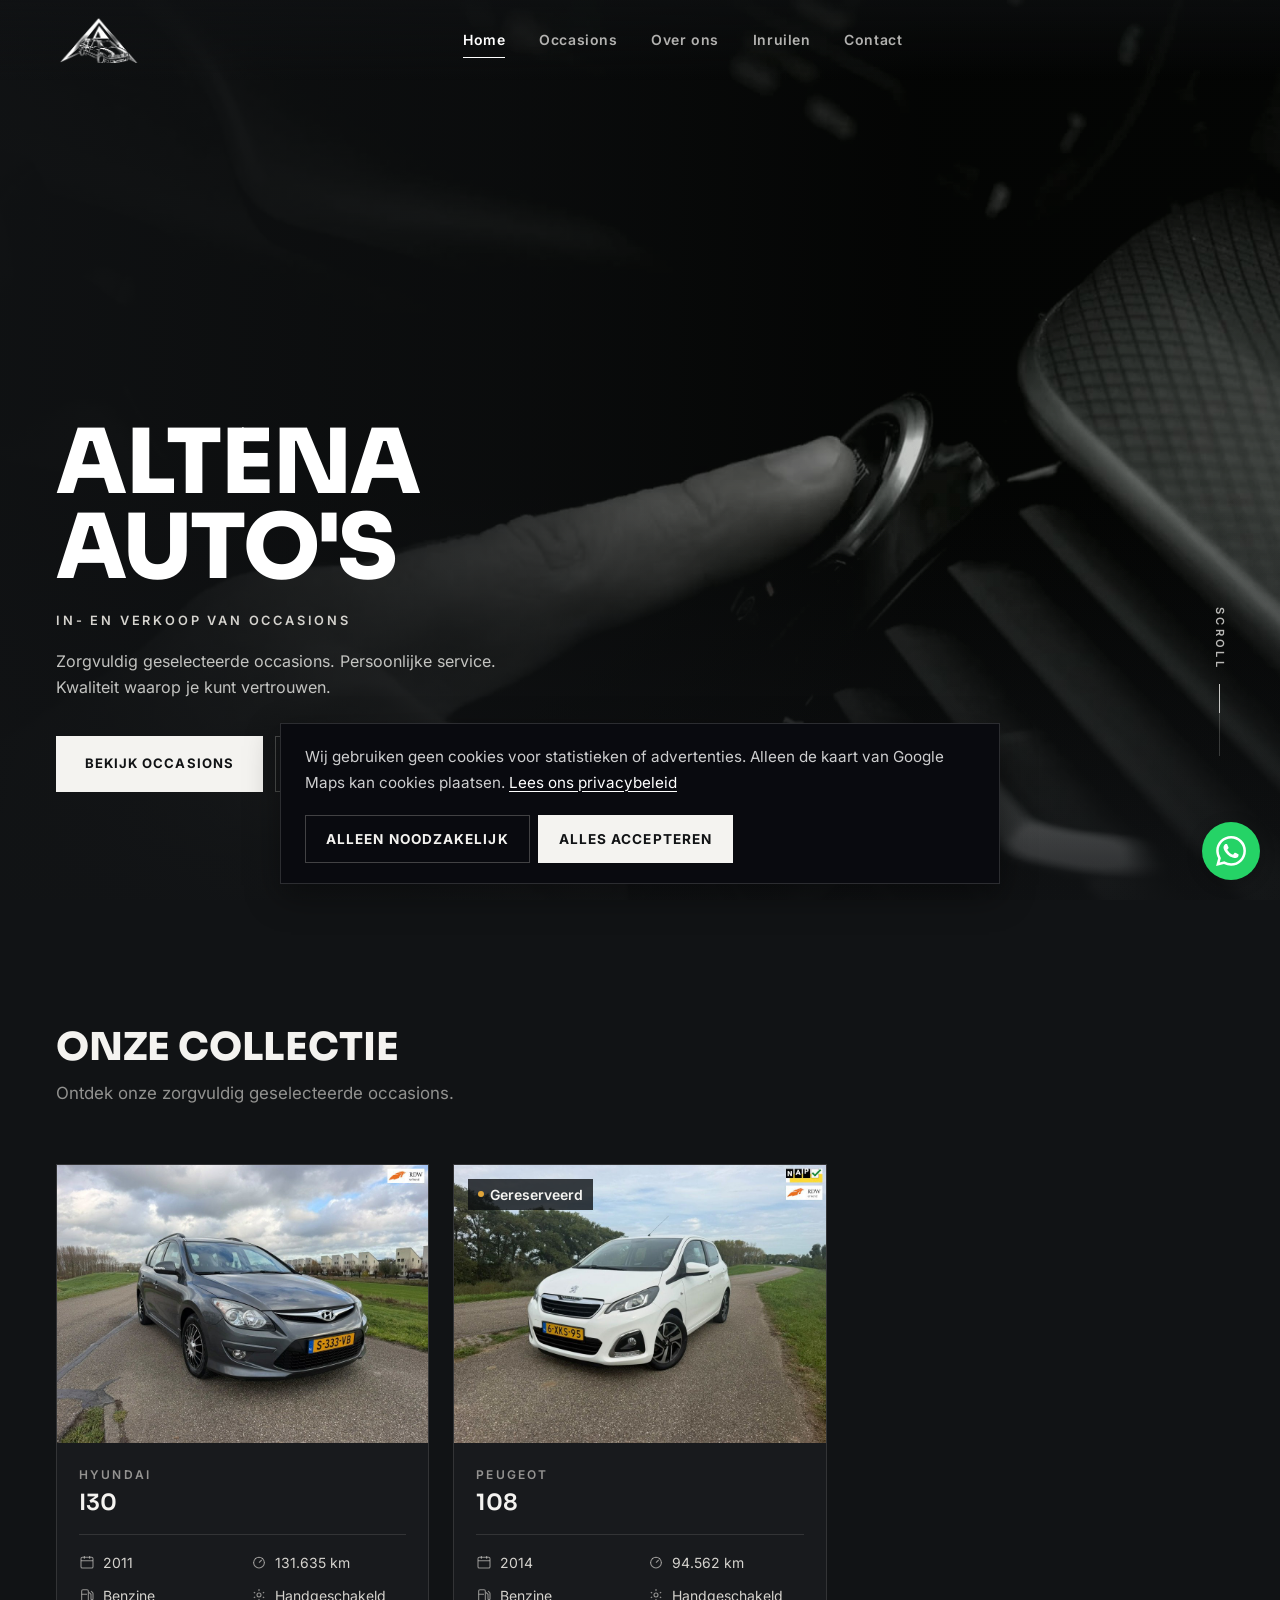
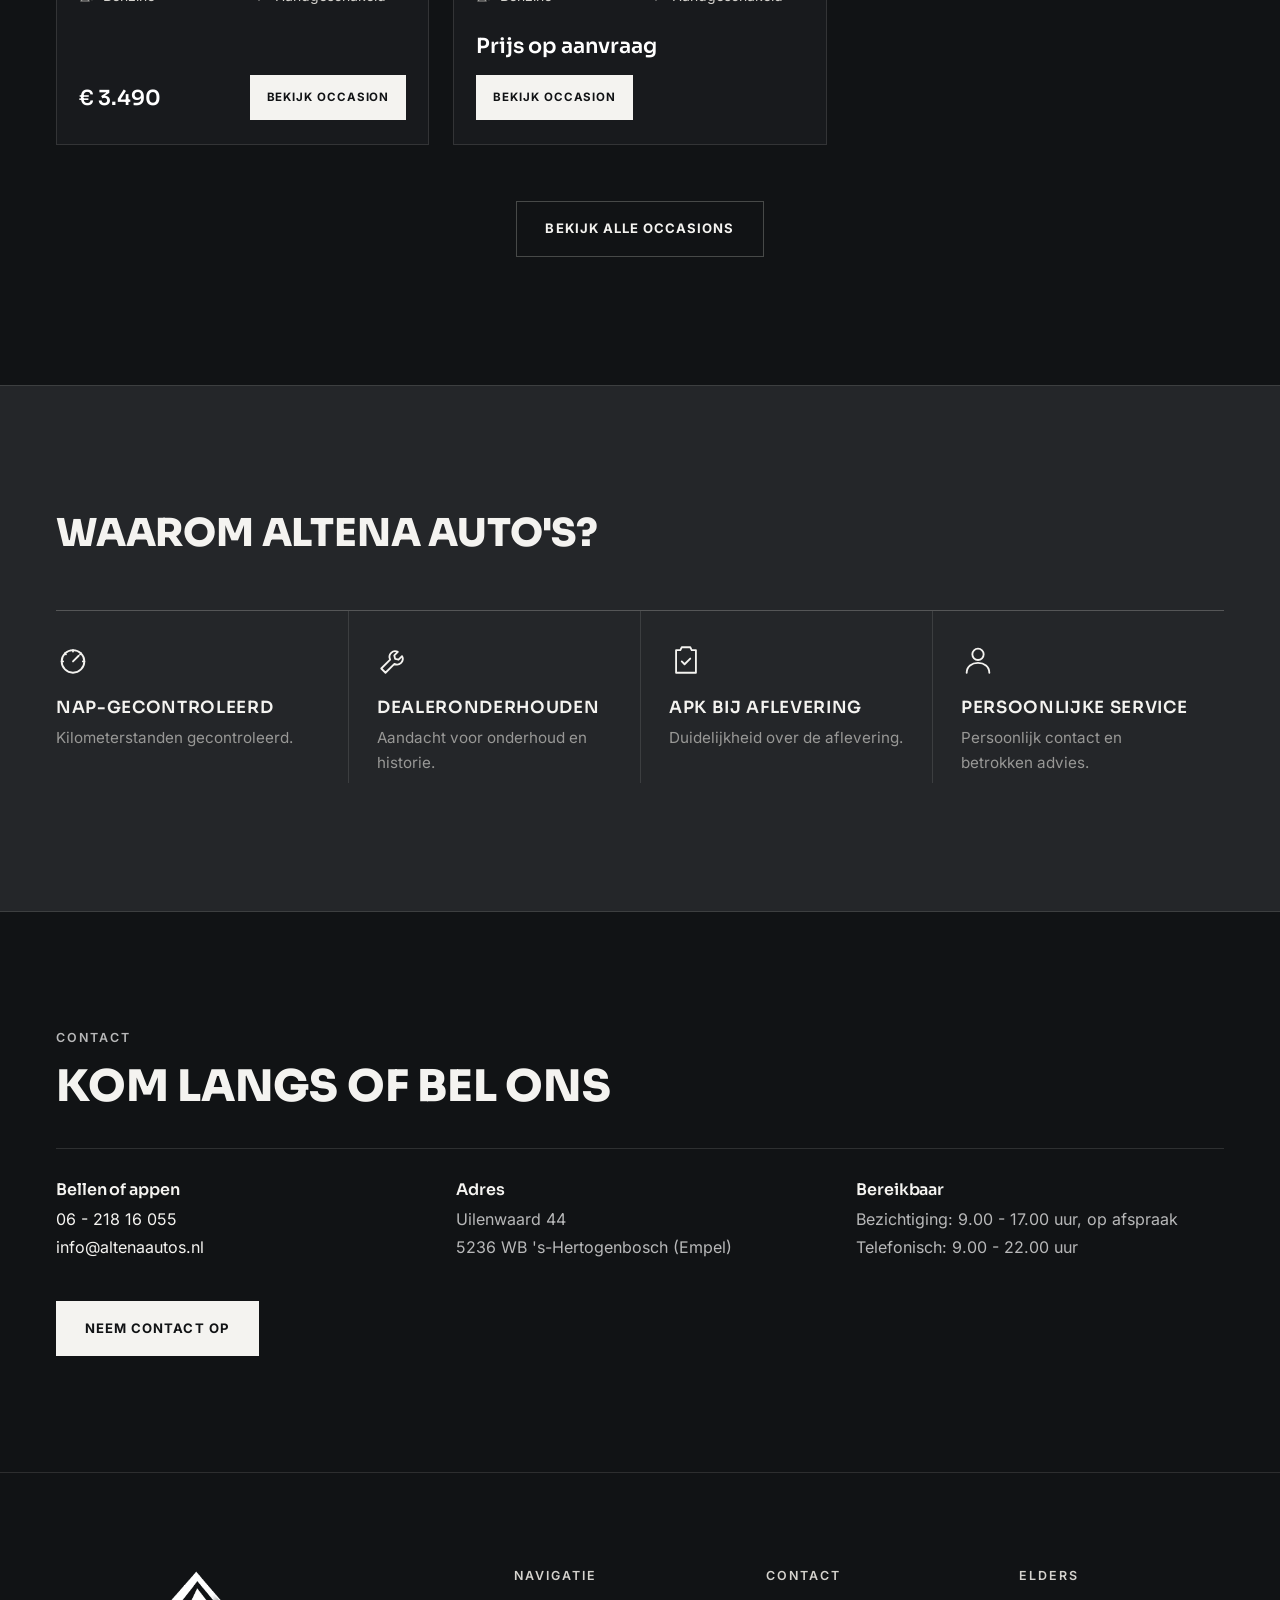
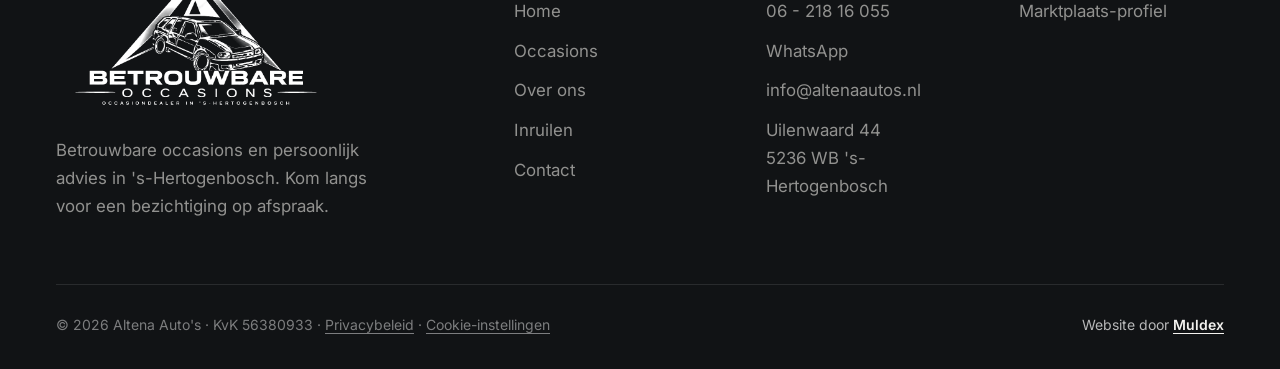
<file: index.html>
<!DOCTYPE html>
<html lang="nl">
<head>
<meta charset="UTF-8">
<meta name="viewport" content="width=device-width, initial-scale=1.0">
<title>Altena Auto's | Betrouwbare occasions in 's-Hertogenbosch</title>
<meta name="description" content="Altena Auto's in 's-Hertogenbosch (Empel) verkoopt betrouwbare tweedehands auto's met persoonlijk advies. Bekijk onze actuele occasions en neem vrijblijvend contact op.">
<link rel="canonical" href="https://altenaautos.nl/">

<!-- Open Graph -->
<meta property="og:type" content="website">
<meta property="og:site_name" content="Altena Auto's">
<meta property="og:title" content="Altena Auto's | Betrouwbare occasions in 's-Hertogenbosch">
<meta property="og:description" content="Betrouwbare tweedehands auto's, persoonlijk advies en een auto die bij je past. Bekijk de actuele occasions van Altena Auto's.">
<meta property="og:image" content="https://altenaautos.nl/images/general/og-image.jpg">
<meta property="og:url" content="https://altenaautos.nl/">
<meta property="og:locale" content="nl_NL">
<meta name="twitter:card" content="summary_large_image">
<meta name="twitter:image" content="https://altenaautos.nl/images/general/og-image.jpg">

<link rel="icon" href="/favicon.ico" sizes="48x48">
<link rel="icon" type="image/png" href="/favicon-48.png" sizes="48x48">
<link rel="icon" type="image/png" href="/favicon-32.png" sizes="32x32">
<link rel="icon" type="image/png" href="/favicon-16.png" sizes="16x16">
<link rel="apple-touch-icon" href="/apple-touch-icon.png">
<link rel="manifest" href="/site.webmanifest">
<meta name="theme-color" content="#111315">

<!-- Fonts -->
<link rel="preload" href="/fonts/inter-variable.woff2" as="font" type="font/woff2" crossorigin>
<link rel="preload" href="/fonts/sora-variable.woff2" as="font" type="font/woff2" crossorigin>

<link rel="stylesheet" href="css/style.css">

<script type="application/ld+json">
{
  "@context": "https://schema.org",
  "@graph": [
    {
      "@type": "AutoDealer",
      "@id": "https://altenaautos.nl/#bedrijf",
      "name": "Altena Auto's",
      "description": "Betrouwbare occasions met persoonlijk advies in 's-Hertogenbosch. Dealer onderhouden, NAP-gecontroleerd en APK-gekeurd afgeleverd.",
      "url": "https://altenaautos.nl/",
      "logo": "https://altenaautos.nl/images/logo/logo-512.png",
      "image": "https://altenaautos.nl/images/general/og-image.jpg",
      "telephone": "+31621816055",
      "email": "info@altenaautos.nl",
      "priceRange": "€€",
      "address": {
        "@type": "PostalAddress",
        "streetAddress": "Uilenwaard 44",
        "postalCode": "5236 WB",
        "addressLocality": "'s-Hertogenbosch",
        "addressRegion": "Noord-Brabant",
        "addressCountry": "NL"
      },
      "contactPoint": {
        "@type": "ContactPoint",
        "telephone": "+31621816055",
        "contactType": "customer service",
        "availableLanguage": "nl",
        "hoursAvailable": { "@type": "OpeningHoursSpecification", "dayOfWeek": ["Monday","Tuesday","Wednesday","Thursday","Friday","Saturday","Sunday"], "opens": "09:00", "closes": "22:00" }
      },
      "sameAs": ["https://www.marktplaats.nl/u/altena-auto-s/248670/"]
    },
    {
      "@type": "WebSite",
      "@id": "https://altenaautos.nl/#website",
      "name": "Altena Auto's",
      "alternateName": ["Altena Autos", "Altenaautos"],
      "url": "https://altenaautos.nl/",
      "inLanguage": "nl-NL",
      "publisher": { "@id": "https://altenaautos.nl/#bedrijf" }
    },
    {
      "@type": "SiteNavigationElement",
      "name": ["Occasions", "Over ons", "Inruilen", "Contact"],
      "url": ["https://altenaautos.nl/occasions", "https://altenaautos.nl/over-ons", "https://altenaautos.nl/inruilen", "https://altenaautos.nl/contact"]
    }
  ]
}
</script>
</head>
<body>
<a class="skip-link" href="#main">Naar hoofdinhoud</a>

<header class="site-header">
  <div class="container">
    <a href="index.html" class="logo" aria-label="Altena Auto's, home">
      <img class="logo-mark" src="images/logo/logo-mark.png" alt="" width="360" height="194">
    </a>
    <nav class="main-nav" id="main-nav" aria-label="Hoofdnavigatie">
      <a href="index.html" aria-current="page">Home</a>
      <a href="occasions.html">Occasions</a>
      <a href="over-ons.html">Over ons</a>
      <a href="inruilen.html">Inruilen</a>
      <a href="contact.html">Contact</a>
    </nav>
    <div class="header-actions">
      <a href="occasions.html" class="btn btn-primary"><span class="btn-label">Bekijk occasions</span></a>
      <button class="nav-toggle" aria-label="Menu openen" aria-expanded="false" aria-controls="main-nav"><span></span></button>
    </div>
  </div>
</header>

<main id="main">

  <section class="hero hero-video">
    <video class="hero-media" autoplay muted loop playsinline preload="metadata" poster="images/general/hero-poster.jpg" aria-hidden="true">
      <source src="images/general/hero-720.mp4" type="video/mp4" media="(max-width: 900px)">
      <source src="images/general/hero-1080.mp4" type="video/mp4">
    </video>
    <div class="container hero-content">
      <h1>Altena<br>Auto's</h1>
      <p class="hero-tagline">In- en verkoop van occasions</p>
      <p class="hero-lead">Zorgvuldig geselecteerde occasions. Persoonlijke service. Kwaliteit waarop je kunt vertrouwen.</p>
      <div class="hero-ctas">
        <a href="occasions.html" class="btn btn-primary">Bekijk occasions</a>
        <a href="tel:+31621816055" class="btn btn-secondary">Bel 06 - 218 16 055</a>
      </div>
    </div>
    <a href="#occasions" class="scroll-cue" aria-label="Scroll naar de collectie"><span class="scroll-cue-label">Scroll</span><span class="scroll-cue-line" aria-hidden="true"></span></a>
  </section>

  <section id="occasions" class="collection" aria-labelledby="occasions-heading">
    <div class="container">
      <div class="section-intro">
        <h2 id="occasions-heading">Onze collectie</h2>
        <p>Ontdek onze zorgvuldig geselecteerde occasions.</p>
      </div>
      <div class="collection-grid" id="home-occasion-grid">
        <p>Occasions worden geladen…</p>
      </div>
      <div class="collection-more">
        <a href="occasions.html" class="btn btn-outline">Bekijk alle occasions</a>
      </div>
    </div>
  </section>

  <section class="usp" aria-labelledby="why-heading">
    <div class="container">
      <div class="section-intro">
        <h2 id="why-heading">Waarom Altena Auto's?</h2>
      </div>
      <ul class="usp-grid">
        <li>
          <svg viewBox="0 0 24 24" aria-hidden="true"><circle cx="12" cy="13" r="8"/><path d="M12 13l4-4M12 5v1M4 13h1M20 13h-1M6.3 7.3l.7.7M17.7 7.3l-.7.7"/></svg>
          <h3>NAP-gecontroleerd</h3>
          <p>Kilometerstanden gecontroleerd.</p>
        </li>
        <li>
          <svg viewBox="0 0 24 24" aria-hidden="true"><path d="M14.7 6.3a4 4 0 0 0-5.4 5.4L3 18l3 3 6.3-6.3a4 4 0 0 0 5.4-5.4l-2.5 2.5-2.4-.6-.6-2.4z"/></svg>
          <h3>Dealeronderhouden</h3>
          <p>Aandacht voor onderhoud en historie.</p>
        </li>
        <li>
          <svg viewBox="0 0 24 24" aria-hidden="true"><path d="M9 3h6l1 2h3v16H5V5h3z"/><path d="M9 13l2 2 4-4"/></svg>
          <h3>APK bij aflevering</h3>
          <p>Duidelijkheid over de aflevering.</p>
        </li>
        <li>
          <svg viewBox="0 0 24 24" aria-hidden="true"><circle cx="12" cy="8" r="4"/><path d="M4 21c0-4.4 3.6-7 8-7s8 2.6 8 7"/></svg>
          <h3>Persoonlijke service</h3>
          <p>Persoonlijk contact en betrokken advies.</p>
        </li>
      </ul>
    </div>
  </section>

  <section class="home-contact" aria-labelledby="contact-heading">
    <div class="container">
      <p class="home-kicker">Contact</p>
      <h2 id="contact-heading">Kom langs of bel ons</h2>
      <div class="home-contact-grid">
        <div>
          <h3>Bellen of appen</h3>
          <p><a href="tel:+31621816055">06 - 218 16 055</a><br><a href="mailto:info@altenaautos.nl">info@altenaautos.nl</a></p>
        </div>
        <div>
          <h3>Adres</h3>
          <p>Uilenwaard 44<br>5236 WB 's-Hertogenbosch (Empel)</p>
        </div>
        <div>
          <h3>Bereikbaar</h3>
          <p>Bezichtiging: 9.00 - 17.00 uur, op afspraak<br>Telefonisch: 9.00 - 22.00 uur</p>
        </div>
      </div>
      <a href="contact.html" class="btn btn-primary">Neem contact op</a>
    </div>
  </section>

</main>

<footer class="site-footer">
  <div class="container">
    <div class="footer-grid">
      <div class="footer-col footer-brand">
        <a href="index.html" class="logo" aria-label="Altena Auto's, home">
          <img class="logo-full" src="images/logo/logo-full.png" alt="Betrouwbare Occasions, occasiondealer in 's-Hertogenbosch" width="900" height="450">
        </a>
        <p>Betrouwbare occasions en persoonlijk advies in 's-Hertogenbosch. Kom langs voor een bezichtiging op afspraak.</p>
      </div>
      <div class="footer-col">
        <h4>Navigatie</h4>
        <ul>
          <li><a href="index.html">Home</a></li>
          <li><a href="occasions.html">Occasions</a></li>
          <li><a href="over-ons.html">Over ons</a></li>
          <li><a href="inruilen.html">Inruilen</a></li>
          <li><a href="contact.html">Contact</a></li>
        </ul>
      </div>
      <div class="footer-col">
        <h4>Contact</h4>
        <ul>
          <li><a href="tel:+31621816055">06 - 218 16 055</a></li>
          <li><a href="mailto:info@altenaautos.nl">info@altenaautos.nl</a></li>
          <li>Uilenwaard 44<br>5236 WB 's-Hertogenbosch</li>
        </ul>
      </div>
      <div class="footer-col">
        <h4>Elders</h4>
        <ul>
          <li><a href="https://www.marktplaats.nl/u/altena-auto-s/248670/" target="_blank" rel="noopener">Marktplaats-profiel</a></li>
        </ul>
      </div>
    </div>
    <div class="footer-bottom">
      <span>© <span id="footer-year"></span> Altena Auto's · KvK 56380933 · <a href="privacybeleid.html">Privacybeleid</a> · <button type="button" class="cookie-settings-link">Cookie-instellingen</button></span>
      <span class="credit">Website door <a href="https://muldex.nl" target="_blank" rel="noopener">Muldex</a></span>
    </div>
  </div>
</footer>

<div class="mobile-cta-bar">
  <a href="tel:+31621816055" class="btn btn-outline">Bel direct</a>
  <a href="occasions.html" class="btn btn-primary">Bekijk occasions</a>
</div>

<script src="js/vehicles.js"></script>
<script src="js/main.js"></script>
<script>
  document.getElementById("footer-year").textContent = new Date().getFullYear();
  (function () {
    const hero = document.querySelector(".hero");
    if (!hero || !("IntersectionObserver" in window)) return;
    new IntersectionObserver(function (e) { document.body.classList.toggle("hero-in-view", e[0].isIntersecting); }, { threshold: 0.35 }).observe(hero);
  })();
  function esc(s) { return String(s == null ? "" : s).replace(/[&<>"]/g, c => ({ "&": "&amp;", "<": "&lt;", ">": "&gt;", '"': "&quot;" }[c])); }
  function collectionCard(v) {
    const A = AltenaVehicles, sold = v.status === "verkocht", price = A.formatPrice(v);
    const url = "occasions/" + v.slug + "/";
    const img = v.images && v.images.length
      ? '<img src="' + A.assetUrl(v.images[0]) + '" alt="' + esc(v.title) + '" loading="lazy" width="640" height="480">'
      : '<div class="media-placeholder">' + A.icons.car + '<span>Foto\'s volgen binnenkort</span></div>';
    const specs = [[A.icons.calendar, v.year], [A.icons.gauge, A.formatMileage(v)], [A.icons.fuel, v.fuel], [A.icons.gearbox, v.transmission]]
      .filter(s => s[1]).map(s => '<li>' + s[0] + '<span>' + esc(s[1]) + '</span></li>').join("");
    return '<article class="c-card reveal' + (sold ? ' is-sold' : '') + '">' +
      '<a href="' + url + '" class="c-media" tabindex="-1" aria-hidden="true">' + A.statusBadge(v) + img + '</a>' +
      '<div class="c-body">' +
        '<p class="c-brand">' + esc(v.brand) + '</p>' +
        '<h3 class="c-model"><a href="' + url + '">' + esc(v.model) + '</a></h3>' +
        '<ul class="c-specs">' + specs + '</ul>' +
        '<div class="c-foot">' +
          '<p class="c-price">' + (sold ? 'Verkocht' : price ? price : 'Prijs op aanvraag') + '</p>' +
          '<a href="' + url + '" class="btn btn-primary c-btn">Bekijk occasion</a>' +
        '</div>' +
      '</div></article>';
  }
  (async function () {
    const grid = document.getElementById("home-occasion-grid");
    try {
      const vehicles = await AltenaVehicles.loadVehicles();
      const featured = vehicles.filter(v => v.status !== "verkocht").slice(0, 6);
      grid.innerHTML = (featured.length ? featured : vehicles.slice(0, 6)).map(collectionCard).join("");
    } catch (e) {
      grid.innerHTML = '<p class="text-center">Voorraad kon niet worden geladen. <a href="occasions.html">Bekijk de occasionpagina</a>.</p>';
      console.error(e);
    }
    AltenaVehicles.renderReveal();
  })();
</script>
</body>
</html>
</file>
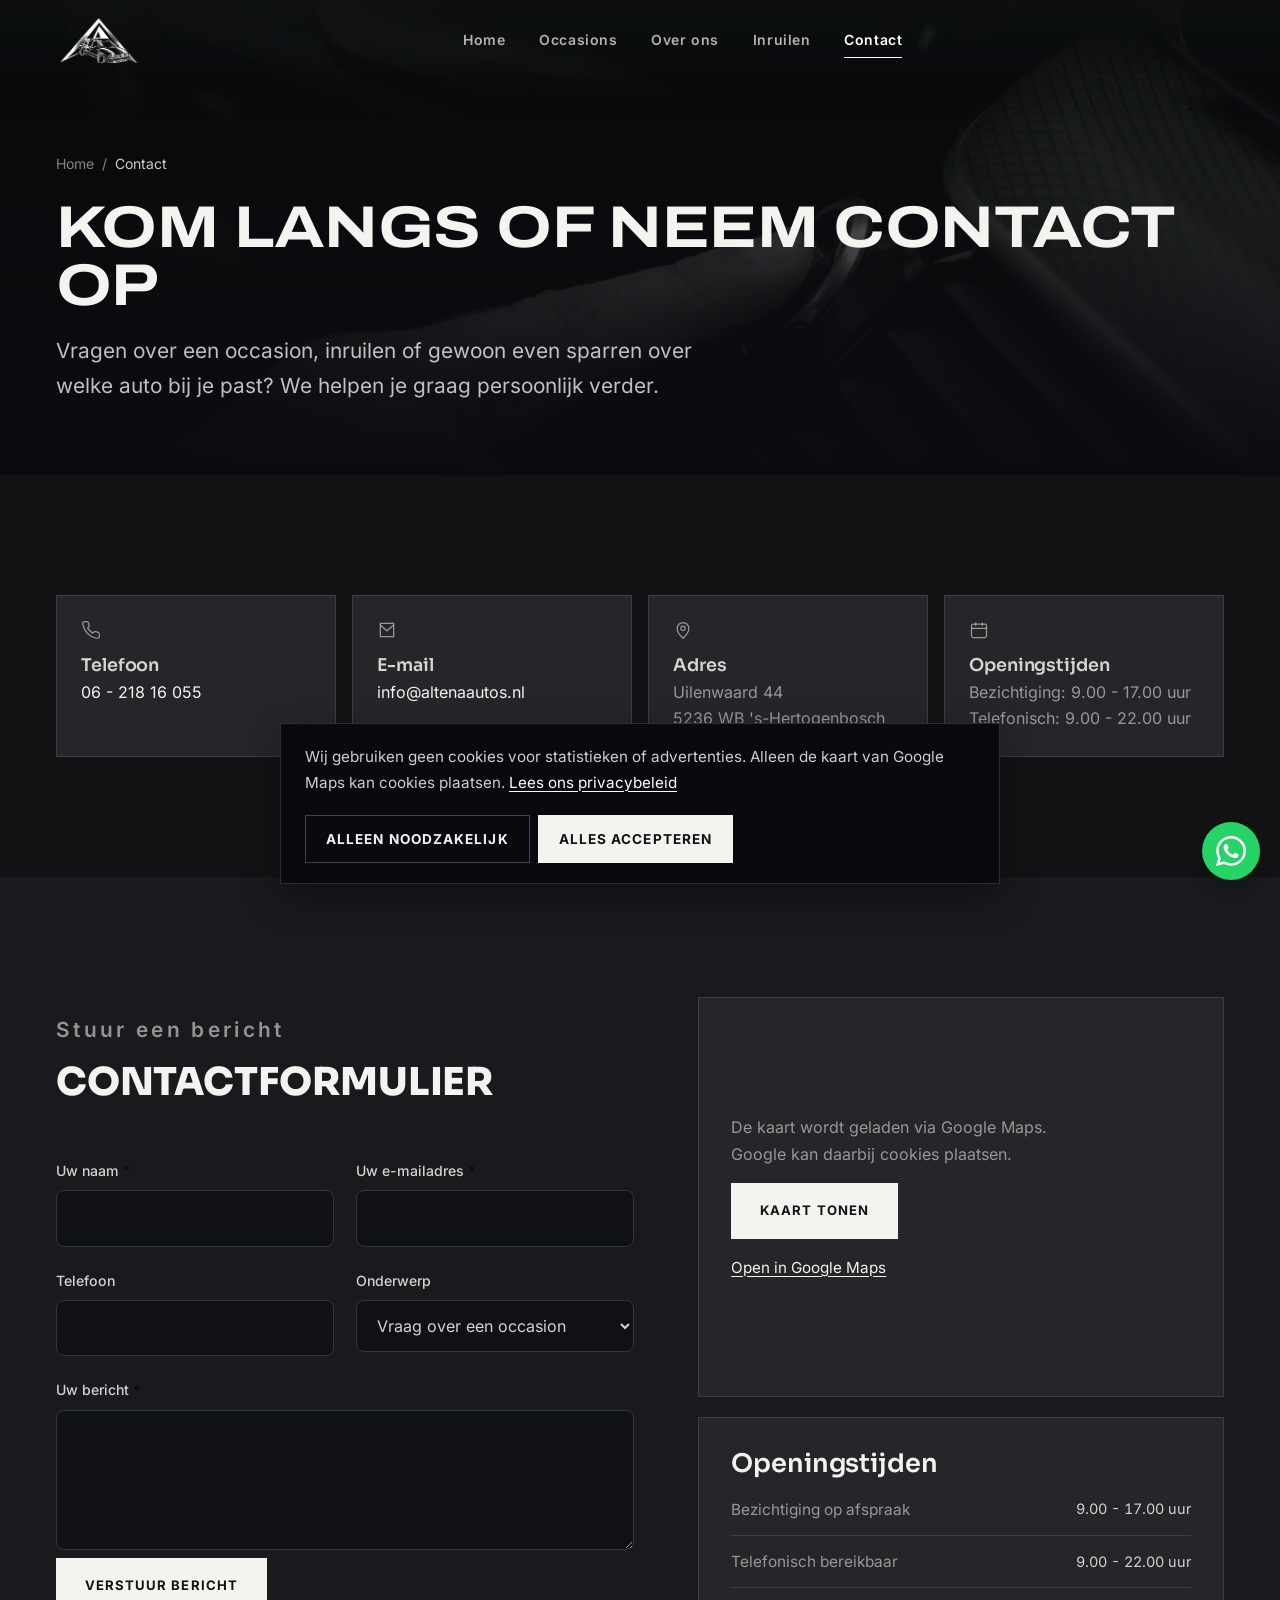
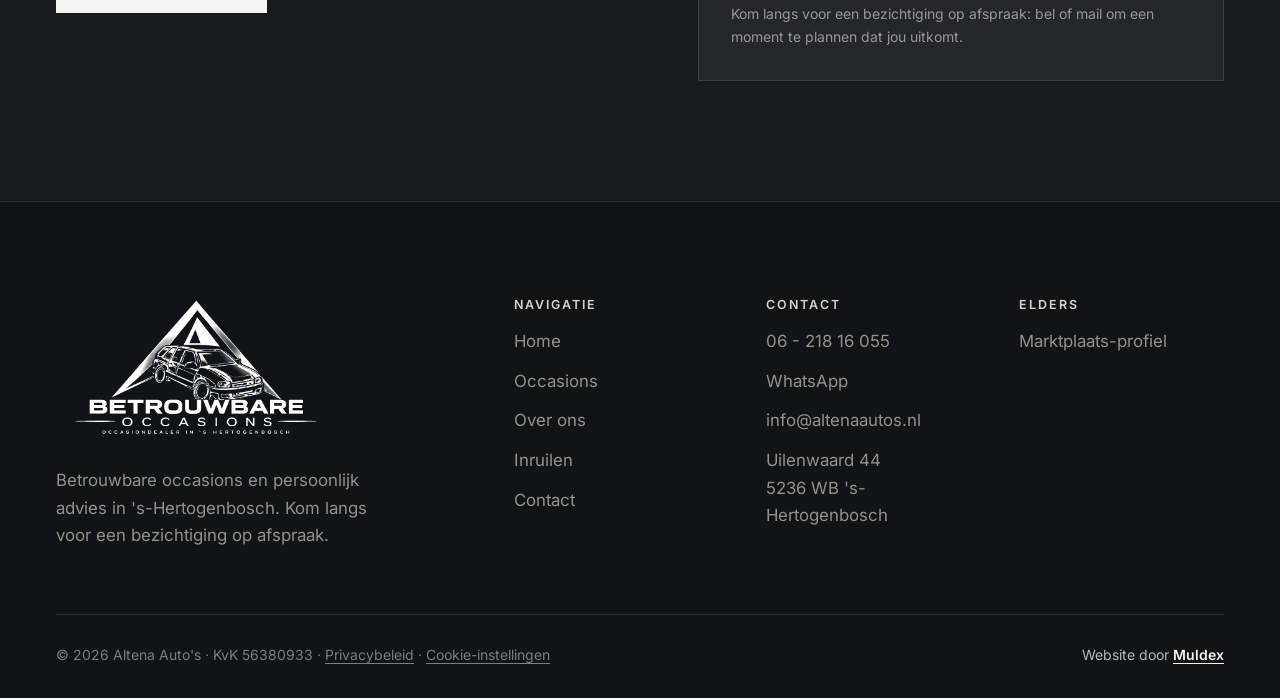
<file: contact.html>
<!DOCTYPE html>
<html lang="nl">
<head>
<meta charset="UTF-8">
<meta name="viewport" content="width=device-width, initial-scale=1.0">
<title>Contact | Altena Auto's</title>
<meta name="description" content="Kom langs of neem contact op met Altena Auto's in 's-Hertogenbosch. Uilenwaard 44, bezichtiging op afspraak. Bel 06 - 218 16 055 of mail info@altenaautos.nl.">
<link rel="canonical" href="https://altenaautos.nl/contact">
<meta property="og:type" content="website">
<meta property="og:site_name" content="Altena Auto's">
<meta property="og:title" content="Contact | Altena Auto's">
<meta property="og:description" content="Kom langs of neem contact op met Altena Auto's in 's-Hertogenbosch.">
<meta property="og:url" content="https://altenaautos.nl/contact">
<meta property="og:locale" content="nl_NL">
<meta name="twitter:card" content="summary_large_image">
<meta name="twitter:image" content="https://altenaautos.nl/images/general/og-image.jpg">
<meta property="og:image" content="https://altenaautos.nl/images/general/og-image.jpg">
<meta property="og:image:width" content="1200">
<meta property="og:image:height" content="630">
<link rel="icon" href="/favicon.ico" sizes="48x48">
<link rel="icon" type="image/png" href="/favicon-48.png" sizes="48x48">
<link rel="icon" type="image/png" href="/favicon-32.png" sizes="32x32">
<link rel="icon" type="image/png" href="/favicon-16.png" sizes="16x16">
<link rel="apple-touch-icon" href="/apple-touch-icon.png">
<link rel="manifest" href="/site.webmanifest">
<meta name="theme-color" content="#111315">
<link rel="preload" href="/fonts/inter-variable.woff2" as="font" type="font/woff2" crossorigin>
<link rel="preload" href="/fonts/sora-variable.woff2" as="font" type="font/woff2" crossorigin>
<link rel="stylesheet" href="css/style.css">
<script type="application/ld+json">{"@context":"https://schema.org","@type":"BreadcrumbList","itemListElement":[{"@type":"ListItem","position":1,"name":"Home","item":"https://altenaautos.nl/"},{"@type":"ListItem","position":2,"name":"Contact","item":"https://altenaautos.nl/contact"}]}</script>
</head>
<body>
<a class="skip-link" href="#main">Naar hoofdinhoud</a>

<header class="site-header">
  <div class="container">
    <a href="index.html" class="logo" aria-label="Altena Auto's, home">
      <img class="logo-mark" src="images/logo/logo-mark.png" alt="" width="360" height="194">
    </a>
    <nav class="main-nav" id="main-nav" aria-label="Hoofdnavigatie">
      <a href="index.html">Home</a>
      <a href="occasions.html">Occasions</a>
      <a href="over-ons.html">Over ons</a>
      <a href="inruilen.html">Inruilen</a>
      <a href="contact.html" aria-current="page">Contact</a>
    </nav>
    <div class="header-actions">
      <a href="occasions.html" class="btn btn-primary"><span class="btn-label">Bekijk occasions</span></a>
      <button class="nav-toggle" aria-label="Menu openen" aria-expanded="false" aria-controls="main-nav"><span></span></button>
    </div>
  </div>
</header>

<main id="main">
  <div class="page-hero">
    <video class="page-hero-media" autoplay muted loop playsinline preload="metadata" poster="images/general/hero-poster.jpg" aria-hidden="true"><source src="images/general/hero-720.mp4" type="video/mp4"></video>
    <div class="container">
      <div class="breadcrumbs"><a href="index.html">Home</a><span>/</span><span aria-current="page">Contact</span></div>
      <h1>Kom langs of neem contact op</h1>
      <p>Vragen over een occasion, inruilen of gewoon even sparren over welke auto bij je past? We helpen je graag persoonlijk verder.</p>
    </div>
  </div>

  <section>
    <div class="container">
      <div class="info-grid">
        <div class="info-card">
          <div class="icon"><svg viewBox="0 0 24 24" fill="none" stroke="currentColor" stroke-width="2"><path d="M22 16.9v3a2 2 0 0 1-2.2 2 19.8 19.8 0 0 1-8.6-3.1 19.5 19.5 0 0 1-6-6A19.8 19.8 0 0 1 2.1 4.2 2 2 0 0 1 4.1 2h3a2 2 0 0 1 2 1.7c.1.9.3 1.8.6 2.7a2 2 0 0 1-.5 2.1L8 9.7a16 16 0 0 0 6 6l1.2-1.2a2 2 0 0 1 2.1-.5c.9.3 1.8.5 2.7.6a2 2 0 0 1 1.7 2z"/></svg></div>
          <h3>Telefoon</h3>
          <a href="tel:+31621816055">06 - 218 16 055</a>
        </div>
        <div class="info-card">
          <div class="icon"><svg viewBox="0 0 24 24" fill="none" stroke="currentColor" stroke-width="2"><path d="M4 4h16v16H4z"/><path d="M4 6l8 7 8-7"/></svg></div>
          <h3>E-mail</h3>
          <a href="mailto:info@altenaautos.nl">info@altenaautos.nl</a>
        </div>
        <div class="info-card">
          <div class="icon"><svg viewBox="0 0 24 24" fill="none" stroke="currentColor" stroke-width="2"><path d="M12 22s7-6.2 7-12A7 7 0 0 0 5 10c0 5.8 7 12 7 12z"/><circle cx="12" cy="10" r="2.6"/></svg></div>
          <h3>Adres</h3>
          <span style="color:var(--color-text-muted);">Uilenwaard 44<br>5236 WB 's-Hertogenbosch</span>
        </div>
        <div class="info-card">
          <div class="icon"><svg viewBox="0 0 24 24" fill="none" stroke="currentColor" stroke-width="2"><rect x="3" y="5" width="18" height="16" rx="2"/><path d="M8 3v4M16 3v4M3 10h18"/></svg></div>
          <h3>Openingstijden</h3>
          <span style="color:var(--color-text-muted);">Bezichtiging: 9.00 - 17.00 uur<br>Telefonisch: 9.00 - 22.00 uur</span>
        </div>
      </div>
    </div>
  </section>

  <section class="section-gray">
    <div class="container split-2 uneven align-start">
      <div>
        <div class="section-head">
          <p class="eyebrow">Stuur een bericht</p>
          <h2>Contactformulier</h2>
        </div>

        <div class="selected-vehicle-chip" id="selected-vehicle-chip" style="display:none;">
          <span id="selected-vehicle-text"></span>
          <button type="button" id="clear-vehicle">Verwijderen ✕</button>
        </div>

        <form id="contact-form" novalidate>
          <input type="hidden" name="Auto" id="cf-vehicle" value="">
          <div class="form-grid">
            <div class="form-field">
              <label for="cf-name">Uw naam <span class="req">*</span></label>
              <input type="text" id="cf-name" name="Naam" required>
            </div>
            <div class="form-field">
              <label for="cf-email">Uw e-mailadres <span class="req">*</span></label>
              <input type="email" id="cf-email" name="E-mail" required>
            </div>
            <div class="form-field">
              <label for="cf-phone">Telefoon</label>
              <input type="tel" id="cf-phone" name="Telefoon">
            </div>
            <div class="form-field">
              <label for="cf-subject">Onderwerp</label>
              <select id="cf-subject" name="Onderwerp">
                <option>Vraag over een occasion</option>
                <option>Bezichtiging inplannen</option>
                <option>Inruilen</option>
                <option>Anders</option>
              </select>
            </div>
            <div class="form-field full">
              <label for="cf-message">Uw bericht <span class="req">*</span></label>
              <textarea id="cf-message" name="Bericht" required></textarea>
            </div>
          </div>
          <div class="form-actions">
            <button type="submit" class="btn btn-primary">Verstuur bericht</button>
            <p class="form-status" role="status"></p>
          </div>
        </form>
      </div>

      <div>
        <div class="map-frame">
          <iframe data-consent-src="https://www.google.com/maps?q=Uilenwaard+44,+5236+WB+%27s-Hertogenbosch&output=embed" loading="lazy" title="Kaart naar Altena Auto's, Uilenwaard 44, 's-Hertogenbosch" referrerpolicy="no-referrer-when-downgrade" hidden></iframe>
        <div class="map-consent"><p>De kaart wordt geladen via Google Maps. Google kan daarbij cookies plaatsen.</p><button type="button" class="btn btn-primary" data-load-map>Kaart tonen</button><a href="https://www.google.com/maps?q=Uilenwaard+44,+5236+WB+%27s-Hertogenbosch" target="_blank" rel="noopener">Open in Google Maps</a></div>
        </div>
        <div class="sidebar-card" style="margin-top:20px;">
          <h3>Openingstijden</h3>
          <table class="hours-table">
            <tr><td>Bezichtiging op afspraak</td><td>9.00 - 17.00 uur</td></tr>
            <tr><td>Telefonisch bereikbaar</td><td>9.00 - 22.00 uur</td></tr>
          </table>
          <p class="sidebar-note">Kom langs voor een bezichtiging op afspraak: bel of mail om een moment te plannen dat jou uitkomt.</p>
        </div>
      </div>
    </div>
  </section>
</main>

<footer class="site-footer">
  <div class="container">
    <div class="footer-grid">
      <div class="footer-col footer-brand">
        <a href="index.html" class="logo" aria-label="Altena Auto's, home">
          <img class="logo-full" src="images/logo/logo-full.png" alt="Betrouwbare Occasions, occasiondealer in 's-Hertogenbosch" width="900" height="450">
        </a>
        <p>Betrouwbare occasions en persoonlijk advies in 's-Hertogenbosch. Kom langs voor een bezichtiging op afspraak.</p>
      </div>
      <div class="footer-col">
        <h4>Navigatie</h4>
        <ul>
          <li><a href="index.html">Home</a></li>
          <li><a href="occasions.html">Occasions</a></li>
          <li><a href="over-ons.html">Over ons</a></li>
          <li><a href="inruilen.html">Inruilen</a></li>
          <li><a href="contact.html">Contact</a></li>
        </ul>
      </div>
      <div class="footer-col">
        <h4>Contact</h4>
        <ul>
          <li><a href="tel:+31621816055">06 - 218 16 055</a></li>
          <li><a href="mailto:info@altenaautos.nl">info@altenaautos.nl</a></li>
          <li>Uilenwaard 44<br>5236 WB 's-Hertogenbosch</li>
        </ul>
      </div>
      <div class="footer-col">
        <h4>Elders</h4>
        <ul>
          <li><a href="https://www.marktplaats.nl/u/altena-auto-s/248670/" target="_blank" rel="noopener">Marktplaats-profiel</a></li>
        </ul>
      </div>
    </div>
    <div class="footer-bottom">
      <span>© <span id="footer-year"></span> Altena Auto's · KvK 56380933 · <a href="privacybeleid.html">Privacybeleid</a> · <button type="button" class="cookie-settings-link">Cookie-instellingen</button></span>
      <span class="credit">Website door <a href="https://muldex.nl" target="_blank" rel="noopener">Muldex</a></span>
    </div>
  </div>
</footer>

<div class="mobile-cta-bar">
  <a href="tel:+31621816055" class="btn btn-outline">Bel direct</a>
  <a href="occasions.html" class="btn btn-primary">Bekijk occasions</a>
</div>

<script src="js/vehicles.js"></script>
<script src="js/main.js"></script>
<script>
document.getElementById("footer-year").textContent = new Date().getFullYear();
AltenaVehicles.renderReveal();

AltenaForms.wireMailtoForm(document.getElementById("contact-form"), {
  to: "info@altenaautos.nl",
  subjectPrefix: "Contactformulier website"
});

// Voorgeselecteerde auto vanuit een occasion-detailpagina (?auto=slug&bezichtiging=1)
(async function () {
  const params = new URLSearchParams(window.location.search);
  const slug = params.get("auto");
  if (!slug) return;
  try {
    const vehicles = await AltenaVehicles.loadVehicles();
    const vehicle = vehicles.find((v) => v.slug === slug);
    if (!vehicle) return;
    document.getElementById("cf-vehicle").value = vehicle.title;
    document.getElementById("selected-vehicle-text").textContent = "Je bericht gaat over: " + vehicle.title;
    document.getElementById("selected-vehicle-chip").style.display = "inline-flex";
    if (params.get("bezichtiging")) {
      document.getElementById("cf-subject").value = "Bezichtiging inplannen";
      document.getElementById("cf-message").value = "Ik zou graag een bezichtiging inplannen voor de " + vehicle.title + ".";
    } else {
      document.getElementById("cf-message").value = "Ik heb interesse in de " + vehicle.title + ". Is deze nog beschikbaar?";
    }
  } catch (e) { console.error(e); }
})();

document.getElementById("clear-vehicle").addEventListener("click", () => {
  document.getElementById("cf-vehicle").value = "";
  document.getElementById("selected-vehicle-chip").style.display = "none";
});
</script>
</body>
</html>
</file>
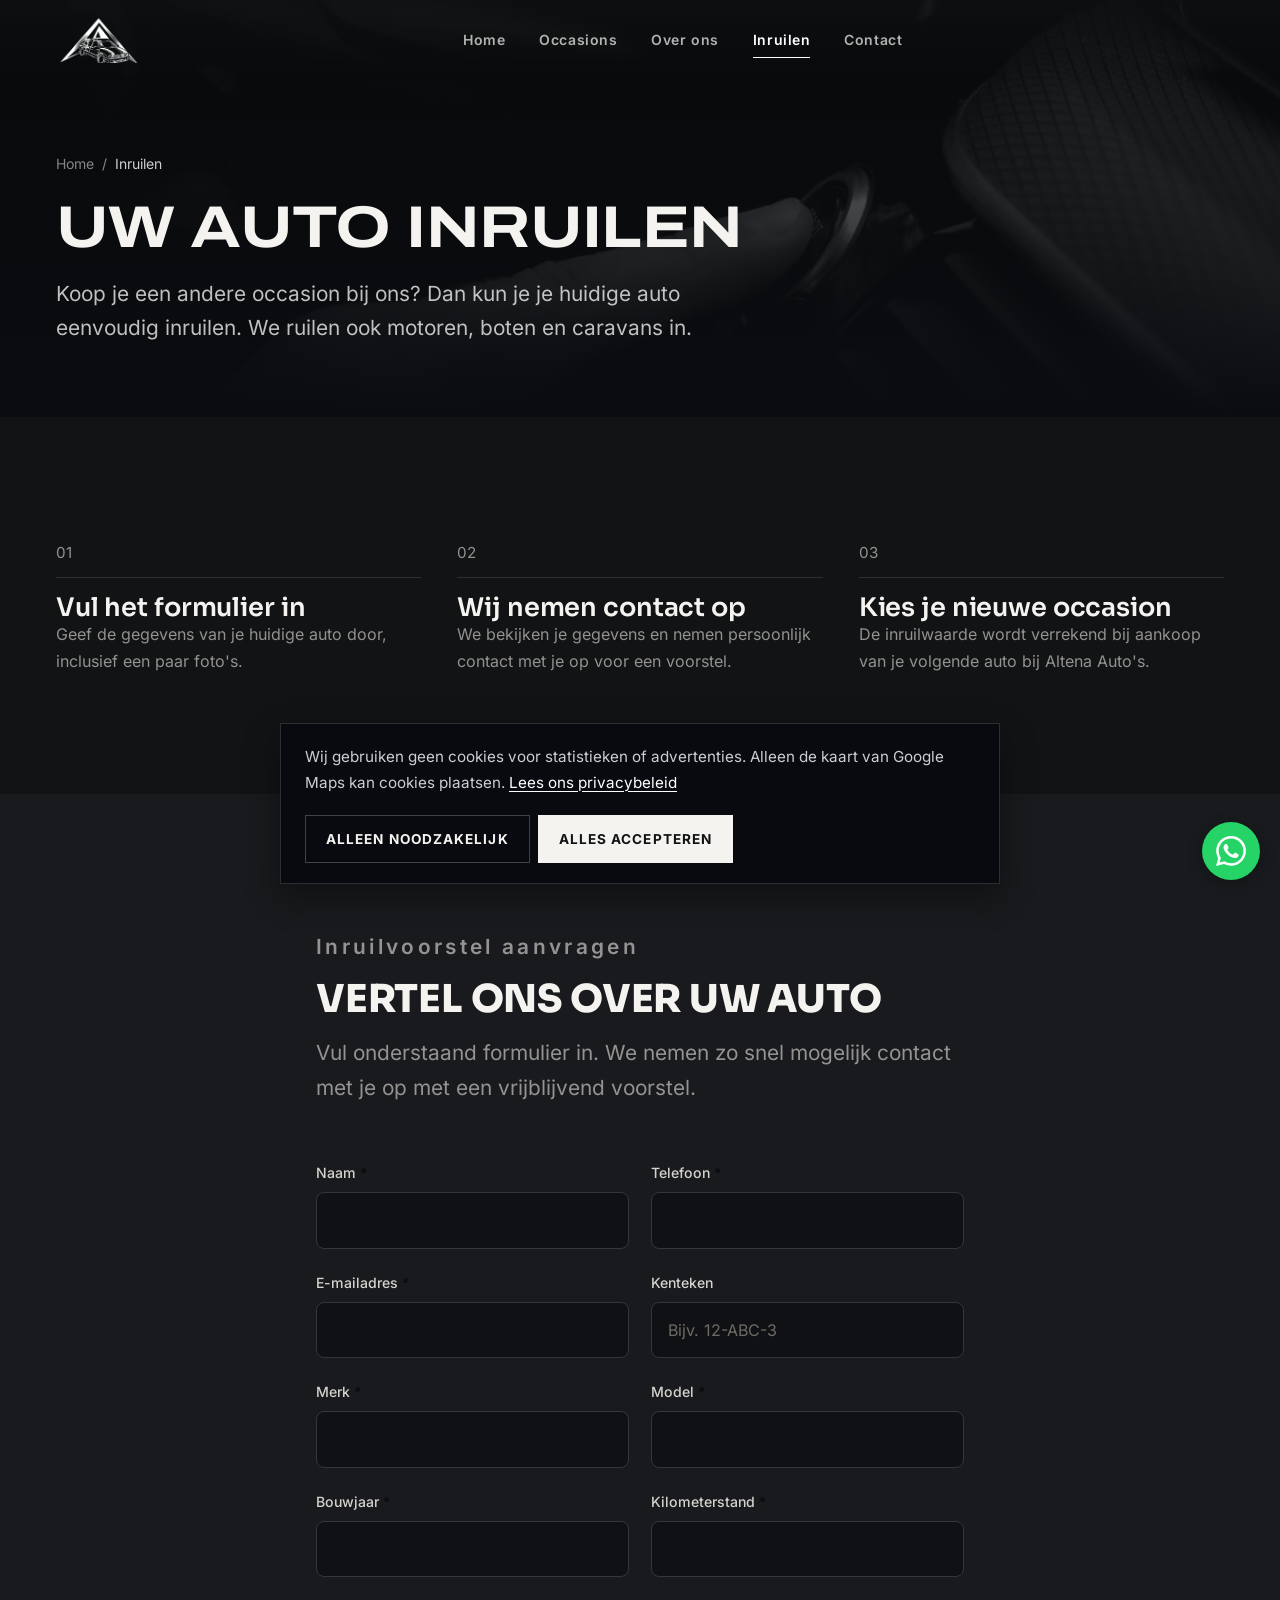
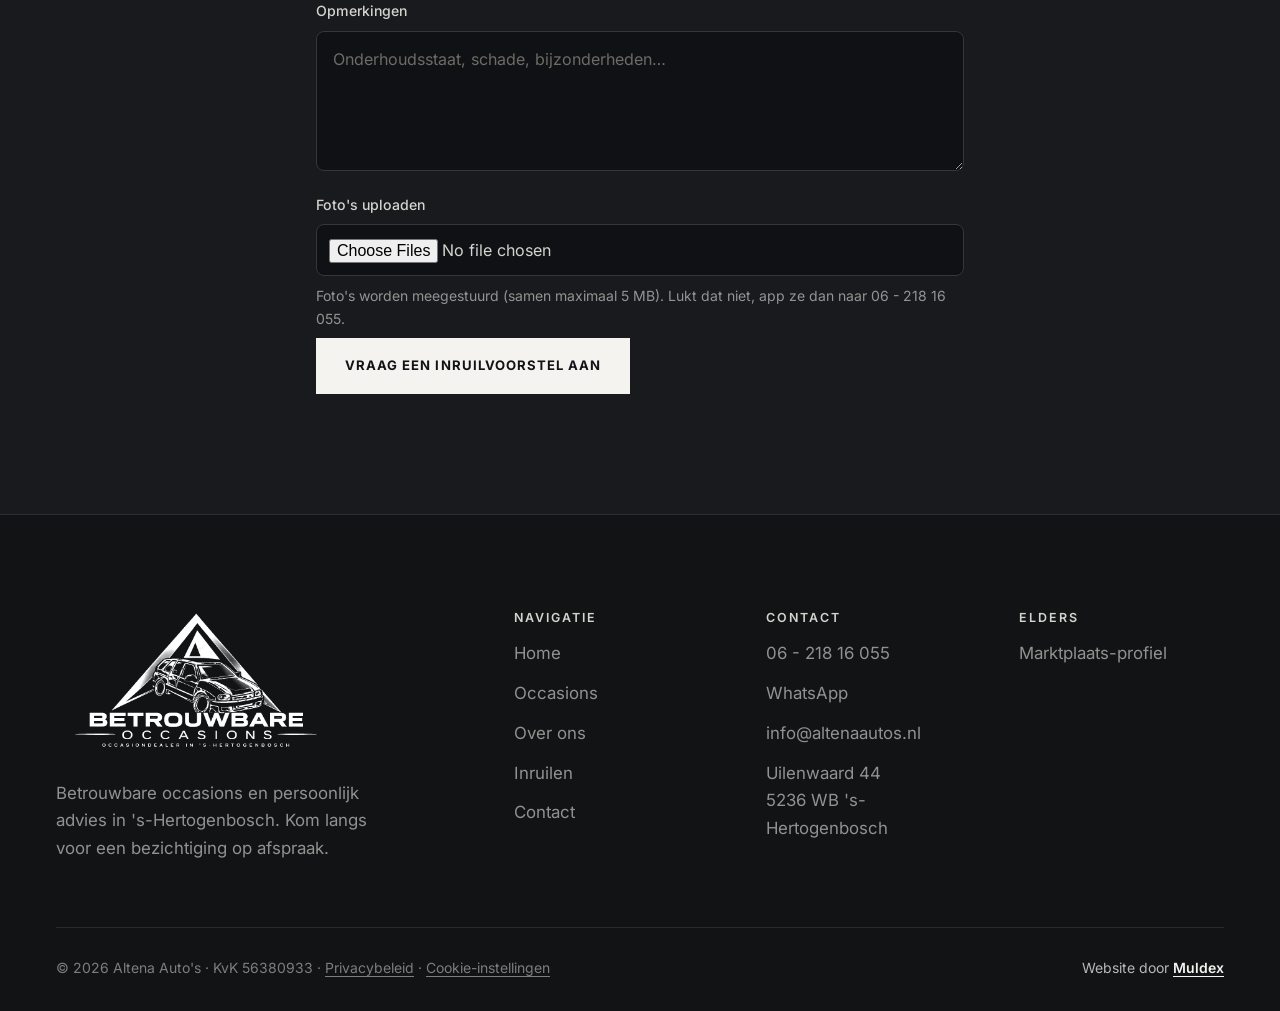
<file: inruilen.html>
<!DOCTYPE html>
<html lang="nl">
<head>
<meta charset="UTF-8">
<meta name="viewport" content="width=device-width, initial-scale=1.0">
<title>Uw auto inruilen | Altena Auto's</title>
<meta name="description" content="Ruil uw huidige auto in bij aankoop van een occasion bij Altena Auto's. Vraag eenvoudig een vrijblijvend inruilvoorstel aan.">
<link rel="canonical" href="https://altenaautos.nl/inruilen">
<meta property="og:type" content="website">
<meta property="og:site_name" content="Altena Auto's">
<meta property="og:title" content="Uw auto inruilen | Altena Auto's">
<meta property="og:description" content="Vraag vrijblijvend een inruilvoorstel aan voor uw huidige auto, motor, boot of caravan.">
<meta property="og:url" content="https://altenaautos.nl/inruilen">
<meta property="og:locale" content="nl_NL">
<meta name="twitter:card" content="summary_large_image">
<meta name="twitter:image" content="https://altenaautos.nl/images/general/og-image.jpg">
<meta property="og:image" content="https://altenaautos.nl/images/general/og-image.jpg">
<meta property="og:image:width" content="1200">
<meta property="og:image:height" content="630">
<link rel="icon" href="/favicon.ico" sizes="48x48">
<link rel="icon" type="image/png" href="/favicon-48.png" sizes="48x48">
<link rel="icon" type="image/png" href="/favicon-32.png" sizes="32x32">
<link rel="icon" type="image/png" href="/favicon-16.png" sizes="16x16">
<link rel="apple-touch-icon" href="/apple-touch-icon.png">
<link rel="manifest" href="/site.webmanifest">
<meta name="theme-color" content="#111315">
<link rel="preload" href="/fonts/inter-variable.woff2" as="font" type="font/woff2" crossorigin>
<link rel="preload" href="/fonts/sora-variable.woff2" as="font" type="font/woff2" crossorigin>
<link rel="stylesheet" href="css/style.css">
<script type="application/ld+json">{"@context":"https://schema.org","@type":"BreadcrumbList","itemListElement":[{"@type":"ListItem","position":1,"name":"Home","item":"https://altenaautos.nl/"},{"@type":"ListItem","position":2,"name":"Inruilen","item":"https://altenaautos.nl/inruilen"}]}</script>
</head>
<body>
<a class="skip-link" href="#main">Naar hoofdinhoud</a>

<header class="site-header">
  <div class="container">
    <a href="index.html" class="logo" aria-label="Altena Auto's, home">
      <img class="logo-mark" src="images/logo/logo-mark.png" alt="" width="360" height="194">
    </a>
    <nav class="main-nav" id="main-nav" aria-label="Hoofdnavigatie">
      <a href="index.html">Home</a>
      <a href="occasions.html">Occasions</a>
      <a href="over-ons.html">Over ons</a>
      <a href="inruilen.html" aria-current="page">Inruilen</a>
      <a href="contact.html">Contact</a>
    </nav>
    <div class="header-actions">
      <a href="occasions.html" class="btn btn-primary"><span class="btn-label">Bekijk occasions</span></a>
      <button class="nav-toggle" aria-label="Menu openen" aria-expanded="false" aria-controls="main-nav"><span></span></button>
    </div>
  </div>
</header>

<main id="main">
  <div class="page-hero">
    <video class="page-hero-media" autoplay muted loop playsinline preload="metadata" poster="images/general/hero-poster.jpg" aria-hidden="true"><source src="images/general/hero-720.mp4" type="video/mp4"></video>
    <div class="container">
      <div class="breadcrumbs"><a href="index.html">Home</a><span>/</span><span aria-current="page">Inruilen</span></div>
      <h1>Uw auto inruilen</h1>
      <p>Koop je een andere occasion bij ons? Dan kun je je huidige auto eenvoudig inruilen. We ruilen ook motoren, boten en caravans in.</p>
    </div>
  </div>

  <section>
    <div class="container">
      <div class="steps-grid">
        <div class="step-item reveal">
          <h3>Vul het formulier in</h3>
          <p>Geef de gegevens van je huidige auto door, inclusief een paar foto's.</p>
        </div>
        <div class="step-item reveal">
          <h3>Wij nemen contact op</h3>
          <p>We bekijken je gegevens en nemen persoonlijk contact met je op voor een voorstel.</p>
        </div>
        <div class="step-item reveal">
          <h3>Kies je nieuwe occasion</h3>
          <p>De inruilwaarde wordt verrekend bij aankoop van je volgende auto bij Altena Auto's.</p>
        </div>
      </div>
    </div>
  </section>

  <section class="section-gray" aria-labelledby="form-heading">
    <div class="container" style="max-width:760px;">
      <div class="section-head">
        <p class="eyebrow">Inruilvoorstel aanvragen</p>
        <h2 id="form-heading">Vertel ons over uw auto</h2>
        <p>Vul onderstaand formulier in. We nemen zo snel mogelijk contact met je op met een vrijblijvend voorstel.</p>
      </div>

      <form id="trade-in-form" novalidate>
        <div class="form-grid">
          <div class="form-field">
            <label for="ti-name">Naam <span class="req">*</span></label>
            <input type="text" id="ti-name" name="Naam" required>
          </div>
          <div class="form-field">
            <label for="ti-phone">Telefoon <span class="req">*</span></label>
            <input type="tel" id="ti-phone" name="Telefoon" required>
          </div>
          <div class="form-field">
            <label for="ti-email">E-mailadres <span class="req">*</span></label>
            <input type="email" id="ti-email" name="E-mail" required>
          </div>
          <div class="form-field">
            <label for="ti-plate">Kenteken</label>
            <input type="text" id="ti-plate" name="Kenteken" placeholder="Bijv. 12-ABC-3">
          </div>
          <div class="form-field">
            <label for="ti-brand">Merk <span class="req">*</span></label>
            <input type="text" id="ti-brand" name="Merk" required>
          </div>
          <div class="form-field">
            <label for="ti-model">Model <span class="req">*</span></label>
            <input type="text" id="ti-model" name="Model" required>
          </div>
          <div class="form-field">
            <label for="ti-year">Bouwjaar <span class="req">*</span></label>
            <input type="number" id="ti-year" name="Bouwjaar" min="1970" max="2030" required>
          </div>
          <div class="form-field">
            <label for="ti-mileage">Kilometerstand <span class="req">*</span></label>
            <input type="number" id="ti-mileage" name="Kilometerstand" min="0" required>
          </div>
          <div class="form-field full">
            <label for="ti-remarks">Opmerkingen</label>
            <textarea id="ti-remarks" name="Opmerkingen" placeholder="Onderhoudsstaat, schade, bijzonderheden…"></textarea>
          </div>
          <div class="form-field full">
            <label for="ti-photos">Foto's uploaden</label>
            <input type="file" id="ti-photos" name="Fotos" accept="image/*" multiple>
            <p class="form-note">Foto's worden meegestuurd (samen maximaal 5 MB). Lukt dat niet, app ze dan naar 06 - 218 16 055.</p>
          </div>
        </div>
        <div class="form-actions">
          <button type="submit" class="btn btn-primary">Vraag een inruilvoorstel aan</button>
          <p class="form-status" role="status"></p>
        </div>
      </form>
    </div>
  </section>
</main>

<footer class="site-footer">
  <div class="container">
    <div class="footer-grid">
      <div class="footer-col footer-brand">
        <a href="index.html" class="logo" aria-label="Altena Auto's, home">
          <img class="logo-full" src="images/logo/logo-full.png" alt="Betrouwbare Occasions, occasiondealer in 's-Hertogenbosch" width="900" height="450">
        </a>
        <p>Betrouwbare occasions en persoonlijk advies in 's-Hertogenbosch. Kom langs voor een bezichtiging op afspraak.</p>
      </div>
      <div class="footer-col">
        <h4>Navigatie</h4>
        <ul>
          <li><a href="index.html">Home</a></li>
          <li><a href="occasions.html">Occasions</a></li>
          <li><a href="over-ons.html">Over ons</a></li>
          <li><a href="inruilen.html">Inruilen</a></li>
          <li><a href="contact.html">Contact</a></li>
        </ul>
      </div>
      <div class="footer-col">
        <h4>Contact</h4>
        <ul>
          <li><a href="tel:+31621816055">06 - 218 16 055</a></li>
          <li><a href="mailto:info@altenaautos.nl">info@altenaautos.nl</a></li>
          <li>Uilenwaard 44<br>5236 WB 's-Hertogenbosch</li>
        </ul>
      </div>
      <div class="footer-col">
        <h4>Elders</h4>
        <ul>
          <li><a href="https://www.marktplaats.nl/u/altena-auto-s/248670/" target="_blank" rel="noopener">Marktplaats-profiel</a></li>
        </ul>
      </div>
    </div>
    <div class="footer-bottom">
      <span>© <span id="footer-year"></span> Altena Auto's · KvK 56380933 · <a href="privacybeleid.html">Privacybeleid</a> · <button type="button" class="cookie-settings-link">Cookie-instellingen</button></span>
      <span class="credit">Website door <a href="https://muldex.nl" target="_blank" rel="noopener">Muldex</a></span>
    </div>
  </div>
</footer>

<div class="mobile-cta-bar">
  <a href="tel:+31621816055" class="btn btn-outline">Bel direct</a>
  <a href="occasions.html" class="btn btn-primary">Bekijk occasions</a>
</div>

<script src="js/vehicles.js"></script>
<script src="js/main.js"></script>
<script>
document.getElementById("footer-year").textContent = new Date().getFullYear();
AltenaVehicles.renderReveal();
AltenaForms.wireMailtoForm(document.getElementById("trade-in-form"), {
  to: "info@altenaautos.nl",
  subjectPrefix: "Inruilvoorstel aanvraag"
});
</script>
</body>
</html>
</file>
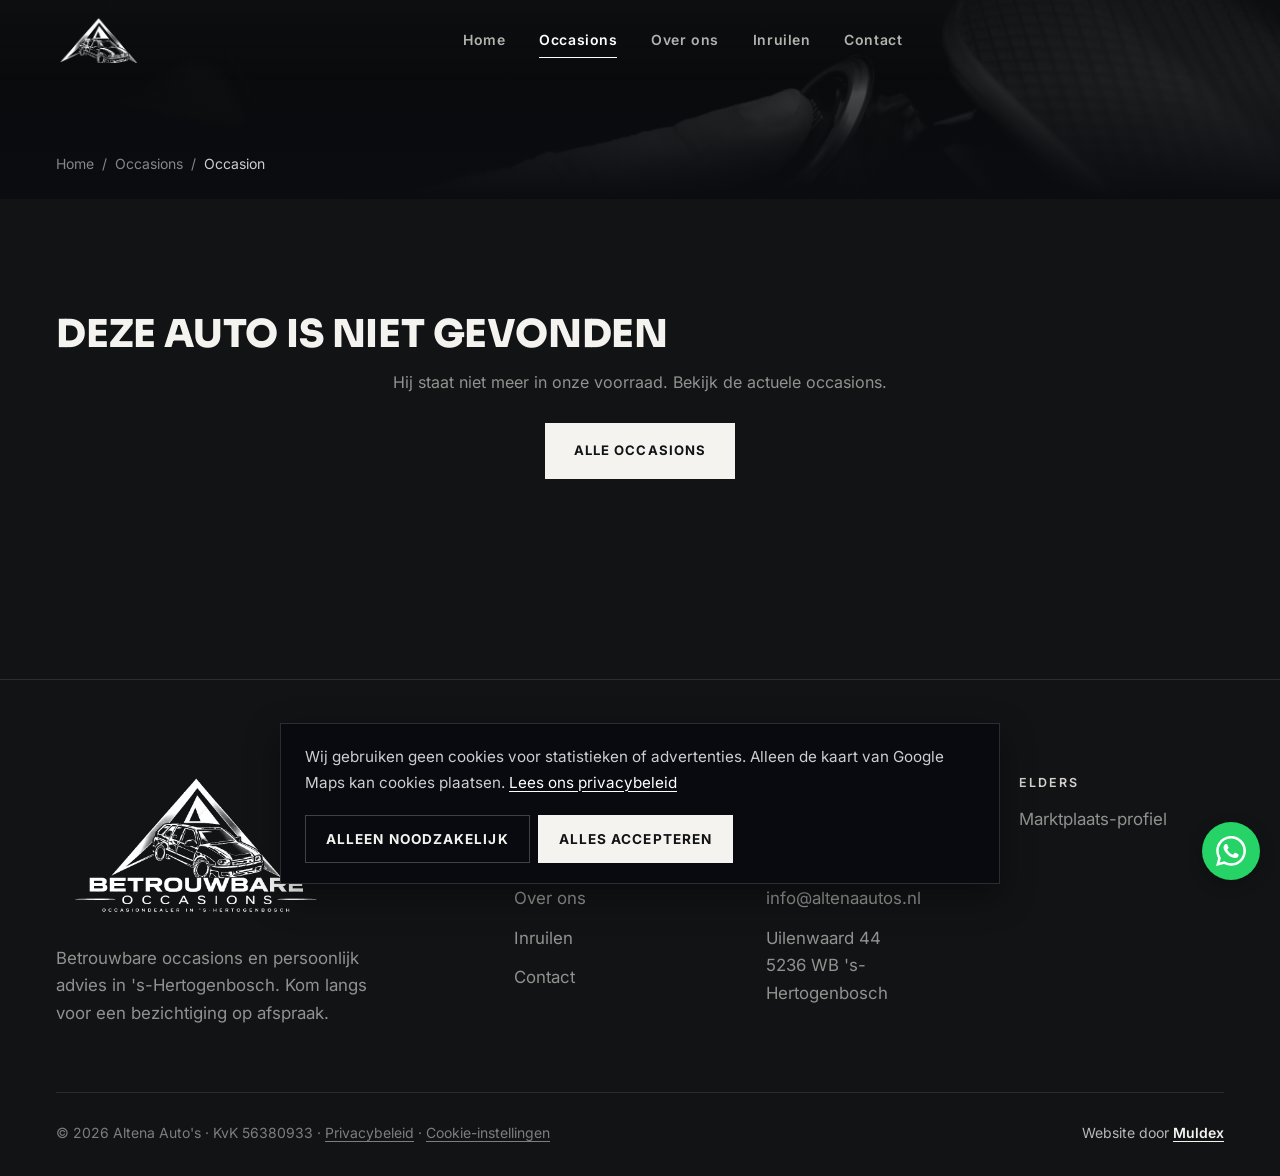
<file: occasion.html>
<!DOCTYPE html>
<html lang="nl">
<head>
<meta charset="UTF-8">
<meta name="viewport" content="width=device-width, initial-scale=1.0">
<title>Occasion | Altena Auto's</title>
<meta name="description" content="Bekijk deze occasion bij Altena Auto's in 's-Hertogenbosch.">
<link rel="canonical" href="https://altenaautos.nl/occasions">
<meta property="og:type" content="product">
<meta property="og:site_name" content="Altena Auto's">
<meta property="og:locale" content="nl_NL">
<meta property="og:image" content="https://altenaautos.nl/images/general/og-image.jpg">
<meta property="og:image:width" content="1200">
<meta property="og:image:height" content="630">
<meta name="twitter:card" content="summary_large_image">
<meta name="twitter:image" content="https://altenaautos.nl/images/general/og-image.jpg">
<link rel="icon" href="/favicon.ico" sizes="48x48">
<link rel="icon" type="image/png" href="/favicon-48.png" sizes="48x48">
<link rel="icon" type="image/png" href="/favicon-32.png" sizes="32x32">
<link rel="icon" type="image/png" href="/favicon-16.png" sizes="16x16">
<link rel="apple-touch-icon" href="/apple-touch-icon.png">
<link rel="manifest" href="/site.webmanifest">
<meta name="theme-color" content="#111315">
<link rel="preload" href="/fonts/inter-variable.woff2" as="font" type="font/woff2" crossorigin>
<link rel="preload" href="/fonts/sora-variable.woff2" as="font" type="font/woff2" crossorigin>
<link rel="stylesheet" href="/css/style.css">
</head>
<body>
<a class="skip-link" href="#main">Naar hoofdinhoud</a>

<header class="site-header">
  <div class="container">
    <a href="/index.html" class="logo" aria-label="Altena Auto's, home">
      <img class="logo-mark" src="/images/logo/logo-mark.png" alt="" width="360" height="194">
    </a>
    <nav class="main-nav" id="main-nav" aria-label="Hoofdnavigatie">
      <a href="/index.html">Home</a>
      <a href="/occasions.html" aria-current="page">Occasions</a>
      <a href="/over-ons.html">Over ons</a>
      <a href="/inruilen.html">Inruilen</a>
      <a href="/contact.html">Contact</a>
    </nav>
    <div class="header-actions">
      <a href="/occasions.html" class="btn btn-primary"><span class="btn-label">Bekijk occasions</span></a>
      <button class="nav-toggle" aria-label="Menu openen" aria-expanded="false" aria-controls="main-nav"><span></span></button>
    </div>
  </div>
</header>

<main id="main">
  <div class="page-hero" style="padding-bottom:0;">
    <video class="page-hero-media" autoplay muted loop playsinline preload="metadata" poster="/images/general/hero-poster.jpg" aria-hidden="true"><source src="/images/general/hero-720.mp4" type="video/mp4"></video>
    <div class="container">
      <div class="breadcrumbs">
        <a href="/index.html">Home</a><span>/</span>
        <a href="/occasions.html">Occasions</a><span>/</span>
        <span aria-current="page" id="crumb">Occasion</span>
      </div>
    </div>
  </div>

  <section style="padding-top:36px;">
    <div class="container">
      <p id="loading" style="padding:80px 0; text-align:center;">Occasion wordt geladen…</p>

      <div id="not-found" style="display:none; padding:80px 0; text-align:center;">
        <h2>Deze auto is niet gevonden</h2>
        <p style="margin:14px 0 28px;">Hij staat niet meer in onze voorraad. Bekijk de actuele occasions.</p>
        <a href="/occasions.html" class="btn btn-primary">Alle occasions</a>
      </div>

      <div id="content" style="display:none;">
        <div id="status-notice"></div>

        <div class="detail-layout">
          <div>
            <div class="gallery-main" id="gallery-main"></div>
            <div class="gallery-thumbs" id="gallery-thumbs"></div>

            <div class="detail-section">
              <h2>Beschrijving</h2>
              <p class="detail-description" id="description"></p>
            </div>

            <div class="detail-section">
              <h2>Specificaties</h2>
              <table class="spec-table"><tbody id="spec-rows"></tbody></table>
            </div>

            <div class="detail-section">
              <h2>Uitrusting</h2>
              <ul class="equipment-grid" id="equipment"></ul>
            </div>
          </div>

          <div>
            <div style="position:sticky; top:calc(var(--header-h) + 20px);">
              <div class="sidebar-card">
                <span class="brand" id="s-brand" style="color:var(--color-text-muted); font-weight:500; font-size:0.95rem;"></span>
                <h1 id="s-model" style="text-transform:none; font-size:1.6rem; margin:4px 0 2px;"></h1>
                <p id="s-version" style="color:var(--color-text-muted); margin-bottom:14px;"></p>
                <div id="s-badge"></div>
                <div class="detail-price"><span id="s-price"></span><small id="s-price-note"></small></div>

                <div class="quick-specs" style="grid-template-columns:repeat(2,1fr); margin:22px 0 0; padding:18px 0 0; border-bottom:none;">
                  <div class="item"><span class="label">Bouwjaar</span><span class="value" id="q-year"></span></div>
                  <div class="item"><span class="label">Km-stand</span><span class="value" id="q-km"></span></div>
                  <div class="item"><span class="label">Brandstof</span><span class="value" id="q-fuel"></span></div>
                  <div class="item"><span class="label">Transmissie</span><span class="value" id="q-trans"></span></div>
                </div>

                <h3 style="margin-top:26px; font-size:1.05rem;">Interesse in deze auto?</h3>
                <div class="stack">
                  <a href="/contact.html" id="l-contact" class="btn btn-primary btn-block">Neem contact op</a>
                  <a href="/contact.html" id="l-visit" class="btn btn-outline btn-block">Plan een bezichtiging</a>
                  <a href="tel:+31621816055" class="btn btn-outline btn-block">Bel direct: 06 - 218 16 055</a>
                  <span id="l-mp"></span>
                </div>
                <p class="sidebar-note">Kom langs voor een bezichtiging op afspraak (9.00 - 17.00 uur): Uilenwaard 44, 's-Hertogenbosch. Telefonisch bereikbaar tot 22.00 uur.</p>
              </div>

              <div class="sidebar-card">
                <h3>Zekerheden</h3>
                <ul class="equipment-grid" id="trust" style="grid-template-columns:1fr;"></ul>
              </div>
            </div>
          </div>
        </div>
      </div>
    </div>
  </section>
</main>

<footer class="site-footer">
  <div class="container">
    <div class="footer-grid">
      <div class="footer-col footer-brand">
        <a href="/index.html" class="logo" aria-label="Altena Auto's, home">
          <img class="logo-full" src="/images/logo/logo-full.png" alt="Betrouwbare Occasions, occasiondealer in 's-Hertogenbosch" width="900" height="450">
        </a>
        <p>Betrouwbare occasions en persoonlijk advies in 's-Hertogenbosch. Kom langs voor een bezichtiging op afspraak.</p>
      </div>
      <div class="footer-col">
        <h4>Navigatie</h4>
        <ul>
          <li><a href="/index.html">Home</a></li>
          <li><a href="/occasions.html">Occasions</a></li>
          <li><a href="/over-ons.html">Over ons</a></li>
          <li><a href="/inruilen.html">Inruilen</a></li>
          <li><a href="/contact.html">Contact</a></li>
        </ul>
      </div>
      <div class="footer-col">
        <h4>Contact</h4>
        <ul>
          <li><a href="tel:+31621816055">06 - 218 16 055</a></li>
          <li><a href="mailto:info@altenaautos.nl">info@altenaautos.nl</a></li>
          <li>Uilenwaard 44<br>5236 WB 's-Hertogenbosch</li>
        </ul>
      </div>
      <div class="footer-col">
        <h4>Elders</h4>
        <ul>
          <li><a href="https://www.marktplaats.nl/u/altena-auto-s/248670/" target="_blank" rel="noopener">Marktplaats-profiel</a></li>
        </ul>
      </div>
    </div>
    <div class="footer-bottom">
      <span>© <span id="footer-year"></span> Altena Auto's · KvK 56380933 · <a href="/privacybeleid.html">Privacybeleid</a> · <button type="button" class="cookie-settings-link">Cookie-instellingen</button></span>
      <span class="credit">Website door <a href="https://muldex.nl" target="_blank" rel="noopener">Muldex</a></span>
    </div>
  </div>
</footer>

<div class="mobile-cta-bar">
  <a href="tel:+31621816055" class="btn btn-outline">Bel direct</a>
  <a href="/contact.html" id="l-contact-mobile" class="btn btn-primary">Neem contact op</a>
</div>

<script src="/js/vehicles.js"></script>
<script src="/js/main.js"></script>
<script src="/js/occasion.js"></script>
</body>
</html>
</file>
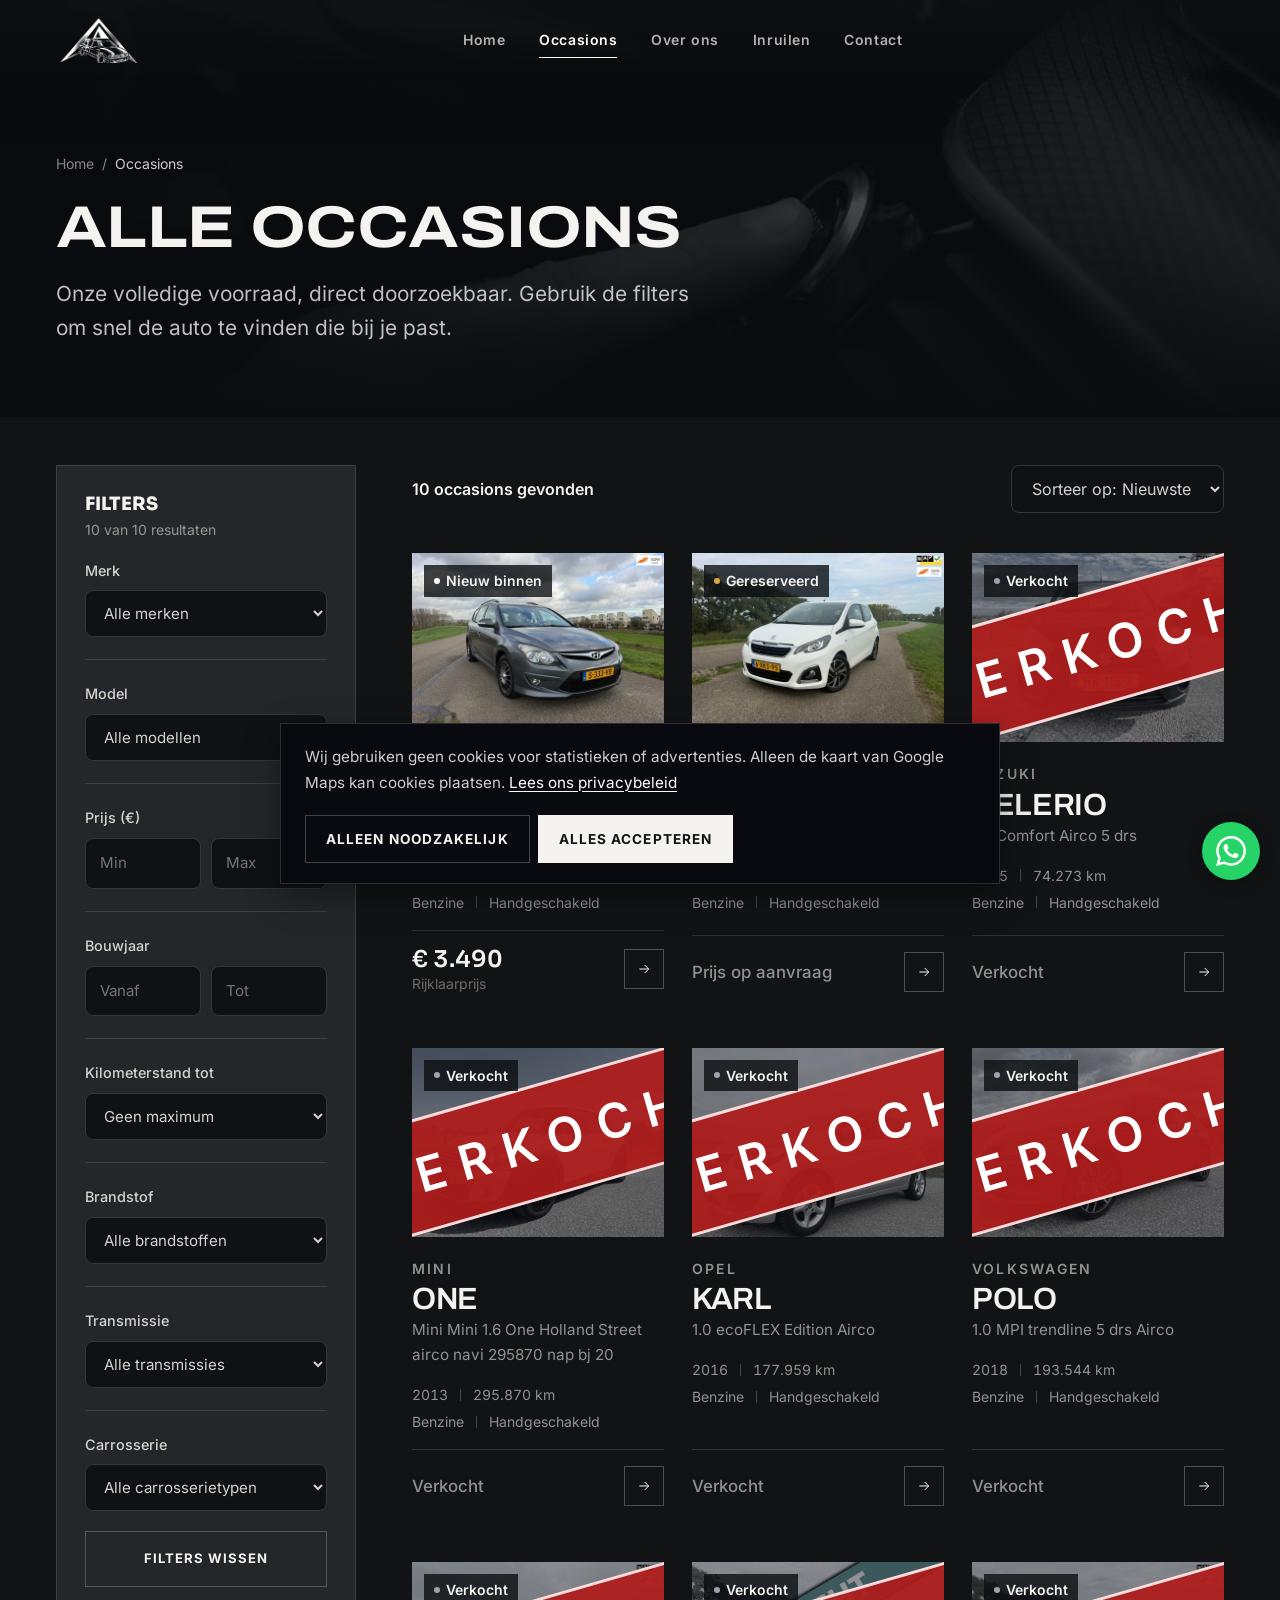
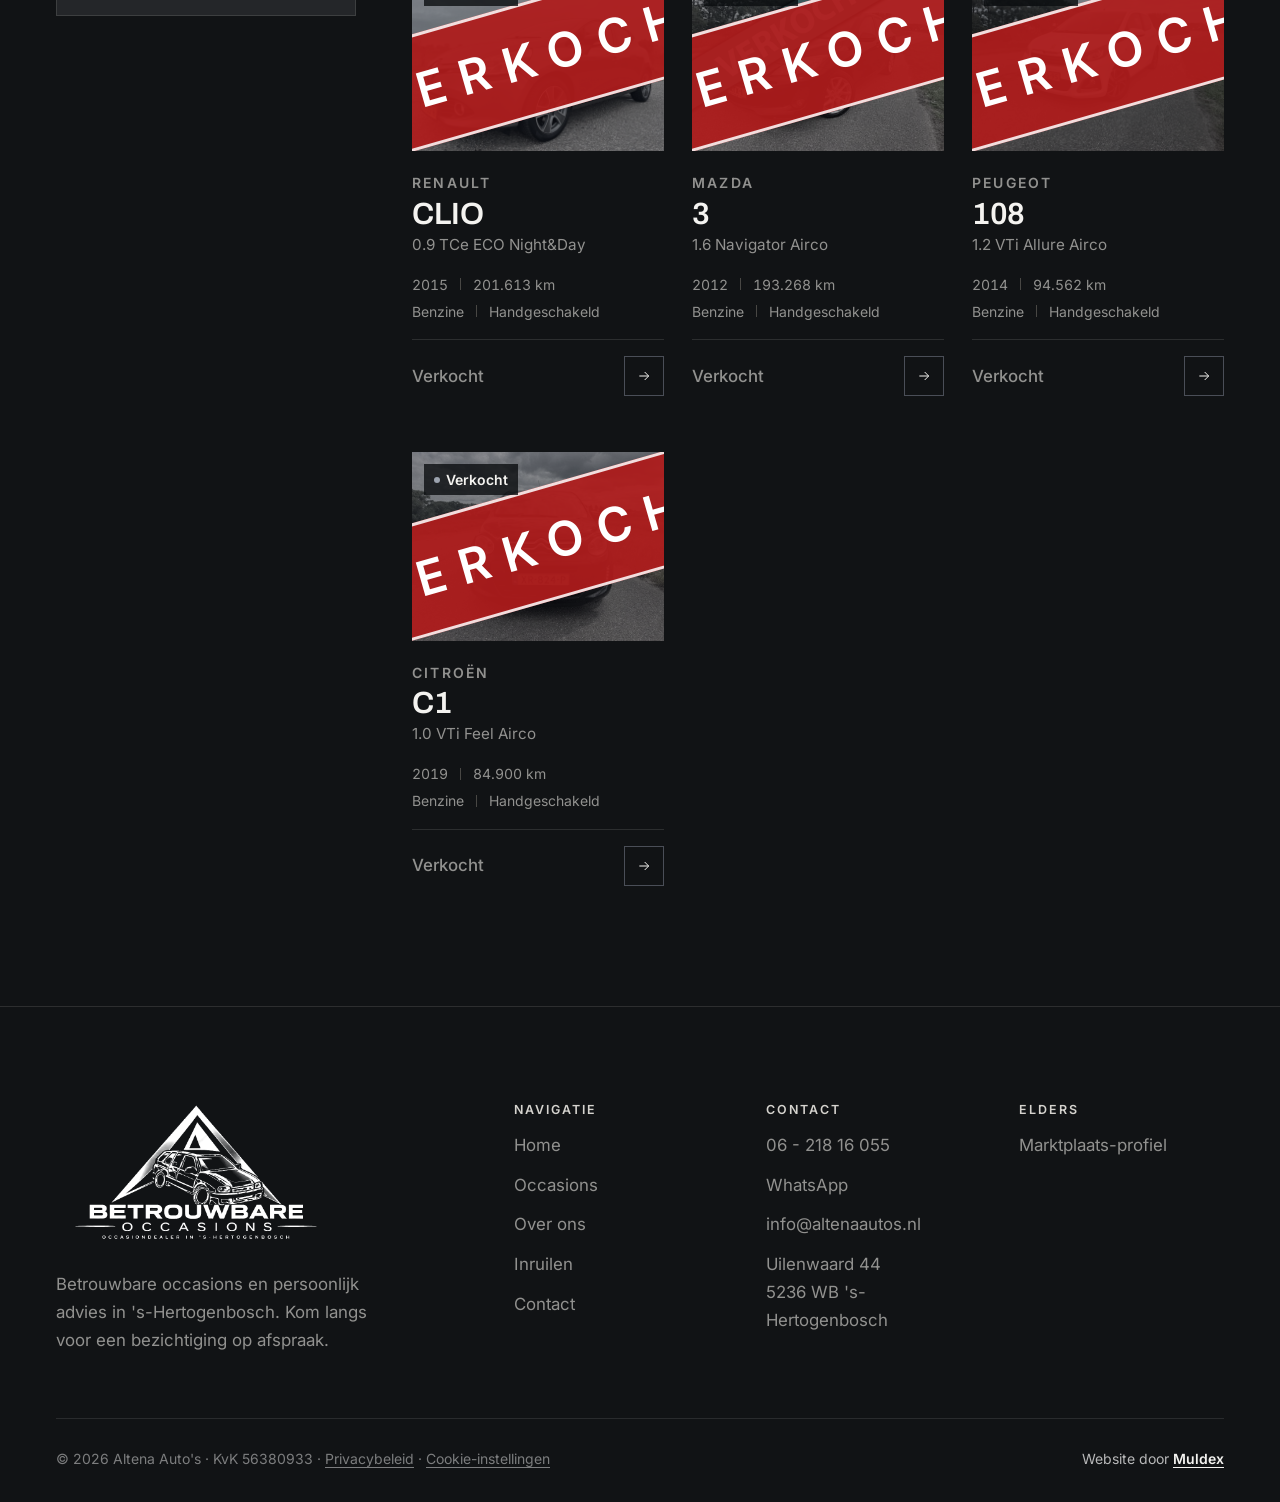
<file: occasions.html>
<!DOCTYPE html>
<html lang="nl">
<head>
<meta charset="UTF-8">
<meta name="viewport" content="width=device-width, initial-scale=1.0">
<title>Alle occasions | Altena Auto's</title>
<meta name="description" content="Bekijk alle occasions van Altena Auto's in 's-Hertogenbosch. Filter op merk, prijs, bouwjaar, kilometerstand, brandstof en meer.">
<link rel="canonical" href="https://altenaautos.nl/occasions">
<meta property="og:type" content="website">
<meta property="og:site_name" content="Altena Auto's">
<meta property="og:title" content="Alle occasions | Altena Auto's">
<meta property="og:description" content="Bekijk de volledige voorraad occasions van Altena Auto's, met filters op merk, prijs, bouwjaar en meer.">
<meta property="og:url" content="https://altenaautos.nl/occasions">
<meta property="og:locale" content="nl_NL">
<meta name="twitter:card" content="summary_large_image">
<meta name="twitter:image" content="https://altenaautos.nl/images/general/og-image.jpg">
<meta property="og:image" content="https://altenaautos.nl/images/general/og-image.jpg">
<meta property="og:image:width" content="1200">
<meta property="og:image:height" content="630">
<link rel="icon" href="/favicon.ico" sizes="48x48">
<link rel="icon" type="image/png" href="/favicon-48.png" sizes="48x48">
<link rel="icon" type="image/png" href="/favicon-32.png" sizes="32x32">
<link rel="icon" type="image/png" href="/favicon-16.png" sizes="16x16">
<link rel="apple-touch-icon" href="/apple-touch-icon.png">
<link rel="manifest" href="/site.webmanifest">
<meta name="theme-color" content="#111315">
<link rel="preload" href="/fonts/inter-variable.woff2" as="font" type="font/woff2" crossorigin>
<link rel="preload" href="/fonts/sora-variable.woff2" as="font" type="font/woff2" crossorigin>
<link rel="stylesheet" href="css/style.css">
<script type="application/ld+json">{"@context":"https://schema.org","@type":"BreadcrumbList","itemListElement":[{"@type":"ListItem","position":1,"name":"Home","item":"https://altenaautos.nl/"},{"@type":"ListItem","position":2,"name":"Occasions","item":"https://altenaautos.nl/occasions"}]}</script>
</head>
<body>
<a class="skip-link" href="#main">Naar hoofdinhoud</a>

<header class="site-header">
  <div class="container">
    <a href="index.html" class="logo" aria-label="Altena Auto's, home">
      <img class="logo-mark" src="images/logo/logo-mark.png" alt="" width="360" height="194">
    </a>
    <nav class="main-nav" id="main-nav" aria-label="Hoofdnavigatie">
      <a href="index.html">Home</a>
      <a href="occasions.html" aria-current="page">Occasions</a>
      <a href="over-ons.html">Over ons</a>
      <a href="inruilen.html">Inruilen</a>
      <a href="contact.html">Contact</a>
    </nav>
    <div class="header-actions">
      <a href="occasions.html" class="btn btn-primary"><span class="btn-label">Bekijk occasions</span></a>
      <button class="nav-toggle" aria-label="Menu openen" aria-expanded="false" aria-controls="main-nav"><span></span></button>
    </div>
  </div>
</header>

<main id="main">
  <div class="page-hero">
    <video class="page-hero-media" autoplay muted loop playsinline preload="metadata" poster="images/general/hero-poster.jpg" aria-hidden="true"><source src="images/general/hero-720.mp4" type="video/mp4"></video>
    <div class="container">
      <div class="breadcrumbs"><a href="index.html">Home</a><span>/</span><span aria-current="page">Occasions</span></div>
      <h1>Alle occasions</h1>
      <p>Onze volledige voorraad, direct doorzoekbaar. Gebruik de filters om snel de auto te vinden die bij je past.</p>
    </div>
  </div>

  <section style="padding-top:48px;">
    <div class="container">
      <button class="btn btn-outline filter-toggle-btn" id="filter-toggle" aria-expanded="false" aria-controls="filters-panel">Filters</button>

      <div class="stock-layout">
        <aside class="filters-panel" id="filters-panel" aria-label="Filters">
          <div class="filters-panel-close">
            <button class="btn btn-sm btn-outline" id="filters-close">Sluiten ✕</button>
          </div>
          <h2>Filters</h2>
          <p class="filters-count" id="filters-count">— resultaten</p>

          <form id="filter-form">
            <div class="filter-group">
              <label for="f-brand">Merk</label>
              <select id="f-brand" name="brand"><option value="">Alle merken</option></select>
            </div>
            <div class="filter-group">
              <label for="f-model">Model</label>
              <select id="f-model" name="model"><option value="">Alle modellen</option></select>
            </div>
            <div class="filter-group">
              <label>Prijs (€)</label>
              <div class="filter-row">
                <input type="number" name="priceMin" placeholder="Min" min="0" step="500">
                <input type="number" name="priceMax" placeholder="Max" min="0" step="500">
              </div>
            </div>
            <div class="filter-group">
              <label>Bouwjaar</label>
              <div class="filter-row">
                <input type="number" name="yearMin" placeholder="Vanaf" min="1980" max="2030">
                <input type="number" name="yearMax" placeholder="Tot" min="1980" max="2030">
              </div>
            </div>
            <div class="filter-group">
              <label for="f-mileage">Kilometerstand tot</label>
              <select id="f-mileage" name="mileageMax">
                <option value="">Geen maximum</option>
                <option value="50000">50.000 km</option>
                <option value="100000">100.000 km</option>
                <option value="150000">150.000 km</option>
                <option value="200000">200.000 km</option>
              </select>
            </div>
            <div class="filter-group">
              <label for="f-fuel">Brandstof</label>
              <select id="f-fuel" name="fuel"><option value="">Alle brandstoffen</option></select>
            </div>
            <div class="filter-group">
              <label for="f-transmission">Transmissie</label>
              <select id="f-transmission" name="transmission"><option value="">Alle transmissies</option></select>
            </div>
            <div class="filter-group">
              <label for="f-body">Carrosserie</label>
              <select id="f-body" name="bodyType"><option value="">Alle carrosserietypen</option></select>
            </div>
            <button type="button" id="filters-reset" class="btn btn-outline btn-block">Filters wissen</button>
          </form>
        </aside>

        <div>
          <div class="stock-toolbar">
            <p class="result-count"><span id="result-count">—</span> occasions gevonden</p>
            <div class="sort-control">
              <label for="sort-select" class="visually-hidden">Sorteer op</label>
              <select id="sort-select">
                <option value="newest">Sorteer op: Nieuwste</option>
                <option value="price-asc">Prijs laag → hoog</option>
                <option value="price-desc">Prijs hoog → laag</option>
                <option value="mileage-asc">Kilometerstand</option>
              </select>
            </div>
          </div>
          <div class="occasion-grid" id="occasion-grid">
            <p>Occasions worden geladen…</p>
          </div>
        </div>
      </div>
    </div>
  </section>
</main>

<footer class="site-footer">
  <div class="container">
    <div class="footer-grid">
      <div class="footer-col footer-brand">
        <a href="index.html" class="logo" aria-label="Altena Auto's, home">
          <img class="logo-full" src="images/logo/logo-full.png" alt="Betrouwbare Occasions, occasiondealer in 's-Hertogenbosch" width="900" height="450">
        </a>
        <p>Betrouwbare occasions en persoonlijk advies in 's-Hertogenbosch. Kom langs voor een bezichtiging op afspraak.</p>
      </div>
      <div class="footer-col">
        <h4>Navigatie</h4>
        <ul>
          <li><a href="index.html">Home</a></li>
          <li><a href="occasions.html">Occasions</a></li>
          <li><a href="over-ons.html">Over ons</a></li>
          <li><a href="inruilen.html">Inruilen</a></li>
          <li><a href="contact.html">Contact</a></li>
        </ul>
      </div>
      <div class="footer-col">
        <h4>Contact</h4>
        <ul>
          <li><a href="tel:+31621816055">06 - 218 16 055</a></li>
          <li><a href="mailto:info@altenaautos.nl">info@altenaautos.nl</a></li>
          <li>Uilenwaard 44<br>5236 WB 's-Hertogenbosch</li>
        </ul>
      </div>
      <div class="footer-col">
        <h4>Elders</h4>
        <ul>
          <li><a href="https://www.marktplaats.nl/u/altena-auto-s/248670/" target="_blank" rel="noopener">Marktplaats-profiel</a></li>
        </ul>
      </div>
    </div>
    <div class="footer-bottom">
      <span>© <span id="footer-year"></span> Altena Auto's · KvK 56380933 · <a href="privacybeleid.html">Privacybeleid</a> · <button type="button" class="cookie-settings-link">Cookie-instellingen</button></span>
      <span class="credit">Website door <a href="https://muldex.nl" target="_blank" rel="noopener">Muldex</a></span>
    </div>
  </div>
</footer>

<div class="mobile-cta-bar">
  <a href="tel:+31621816055" class="btn btn-outline">Bel direct</a>
  <a href="contact.html" class="btn btn-primary">Neem contact op</a>
</div>

<script src="js/vehicles.js"></script>
<script src="js/main.js"></script>
<script>
document.getElementById("footer-year").textContent = new Date().getFullYear();

(async function () {
  const grid = document.getElementById("occasion-grid");
  const resultCount = document.getElementById("result-count");
  const filtersCount = document.getElementById("filters-count");
  const form = document.getElementById("filter-form");
  const sortSelect = document.getElementById("sort-select");

  let vehicles = [];
  try {
    vehicles = await AltenaVehicles.loadVehicles();
  } catch (e) {
    grid.innerHTML = "<p>Voorraad kon niet worden geladen. Probeer het later opnieuw of neem contact op.</p>";
    console.error(e);
    return;
  }

  function uniqueSorted(arr) { return [...new Set(arr.filter(Boolean))].sort((a, b) => a.localeCompare(b, "nl")); }
  function fillSelect(select, values) {
    values.forEach((v) => {
      const opt = document.createElement("option");
      opt.value = v; opt.textContent = v;
      select.appendChild(opt);
    });
  }
  fillSelect(document.getElementById("f-brand"), uniqueSorted(vehicles.map(v => v.brand)));
  fillSelect(document.getElementById("f-fuel"), uniqueSorted(vehicles.map(v => v.fuel)));
  fillSelect(document.getElementById("f-transmission"), uniqueSorted(vehicles.map(v => v.transmission)));
  fillSelect(document.getElementById("f-body"), uniqueSorted(vehicles.map(v => v.bodyType)));

  function updateModelOptions(brand) {
    const modelSelect = document.getElementById("f-model");
    modelSelect.innerHTML = '<option value="">Alle modellen</option>';
    const models = uniqueSorted(vehicles.filter(v => !brand || v.brand === brand).map(v => v.model));
    fillSelect(modelSelect, models);
  }
  updateModelOptions("");
  document.getElementById("f-brand").addEventListener("change", (e) => updateModelOptions(e.target.value));

  function applyFiltersAndSort() {
    const fd = new FormData(form);
    const brand = fd.get("brand"), model = fd.get("model"), fuel = fd.get("fuel");
    const transmission = fd.get("transmission"), bodyType = fd.get("bodyType");
    const priceMin = parseFloat(fd.get("priceMin")), priceMax = parseFloat(fd.get("priceMax"));
    const yearMin = parseFloat(fd.get("yearMin")), yearMax = parseFloat(fd.get("yearMax"));
    const mileageMax = parseFloat(fd.get("mileageMax"));

    let result = vehicles.filter((v) => {
      if (brand && v.brand !== brand) return false;
      if (model && v.model !== model) return false;
      if (fuel && v.fuel !== fuel) return false;
      if (transmission && v.transmission !== transmission) return false;
      if (bodyType && v.bodyType !== bodyType) return false;
      if (!isNaN(priceMin) && (v.price == null || v.price < priceMin)) return false;
      if (!isNaN(priceMax) && (v.price == null || v.price > priceMax)) return false;
      if (!isNaN(yearMin) && v.year < yearMin) return false;
      if (!isNaN(yearMax) && v.year > yearMax) return false;
      if (!isNaN(mileageMax) && v.mileage > mileageMax) return false;
      return true;
    });

    switch (sortSelect.value) {
      case "price-asc": result.sort((a, b) => (a.price ?? Infinity) - (b.price ?? Infinity)); break;
      case "price-desc": result.sort((a, b) => (b.price ?? -Infinity) - (a.price ?? -Infinity)); break;
      case "mileage-asc": result.sort((a, b) => a.mileage - b.mileage); break;
      default: result.sort((a, b) => new Date(b.listedSince || 0) - new Date(a.listedSince || 0));
    }

    // Verkochte auto's altijd onderaan
    result.sort((a, b) => (a.status === "verkocht") - (b.status === "verkocht"));

    resultCount.textContent = result.length;
    filtersCount.textContent = result.length + " van " + vehicles.length + " resultaten";

    grid.innerHTML = result.length
      ? result.map(v => AltenaVehicles.occasionCardHTML(v)).join("")
      : '<div class="empty-state"><h3>Geen occasions gevonden</h3><p>Pas je filters aan of <a href="contact.html">neem contact op</a>. Misschien kunnen we de auto voor je vinden.</p></div>';
    AltenaVehicles.renderReveal();
  }

  form.addEventListener("input", applyFiltersAndSort);
  form.addEventListener("change", applyFiltersAndSort);
  sortSelect.addEventListener("change", applyFiltersAndSort);
  document.getElementById("filters-reset").addEventListener("click", () => {
    form.reset(); updateModelOptions(""); applyFiltersAndSort();
  });

  applyFiltersAndSort();

  // Mobiele filter-drawer
  const panel = document.getElementById("filters-panel");
  const toggleBtn = document.getElementById("filter-toggle");
  const closeBtn = document.getElementById("filters-close");
  toggleBtn.addEventListener("click", () => {
    panel.classList.add("open"); toggleBtn.setAttribute("aria-expanded", "true");
  });
  closeBtn.addEventListener("click", () => {
    panel.classList.remove("open"); toggleBtn.setAttribute("aria-expanded", "false");
  });
})();
</script>
</body>
</html>
</file>
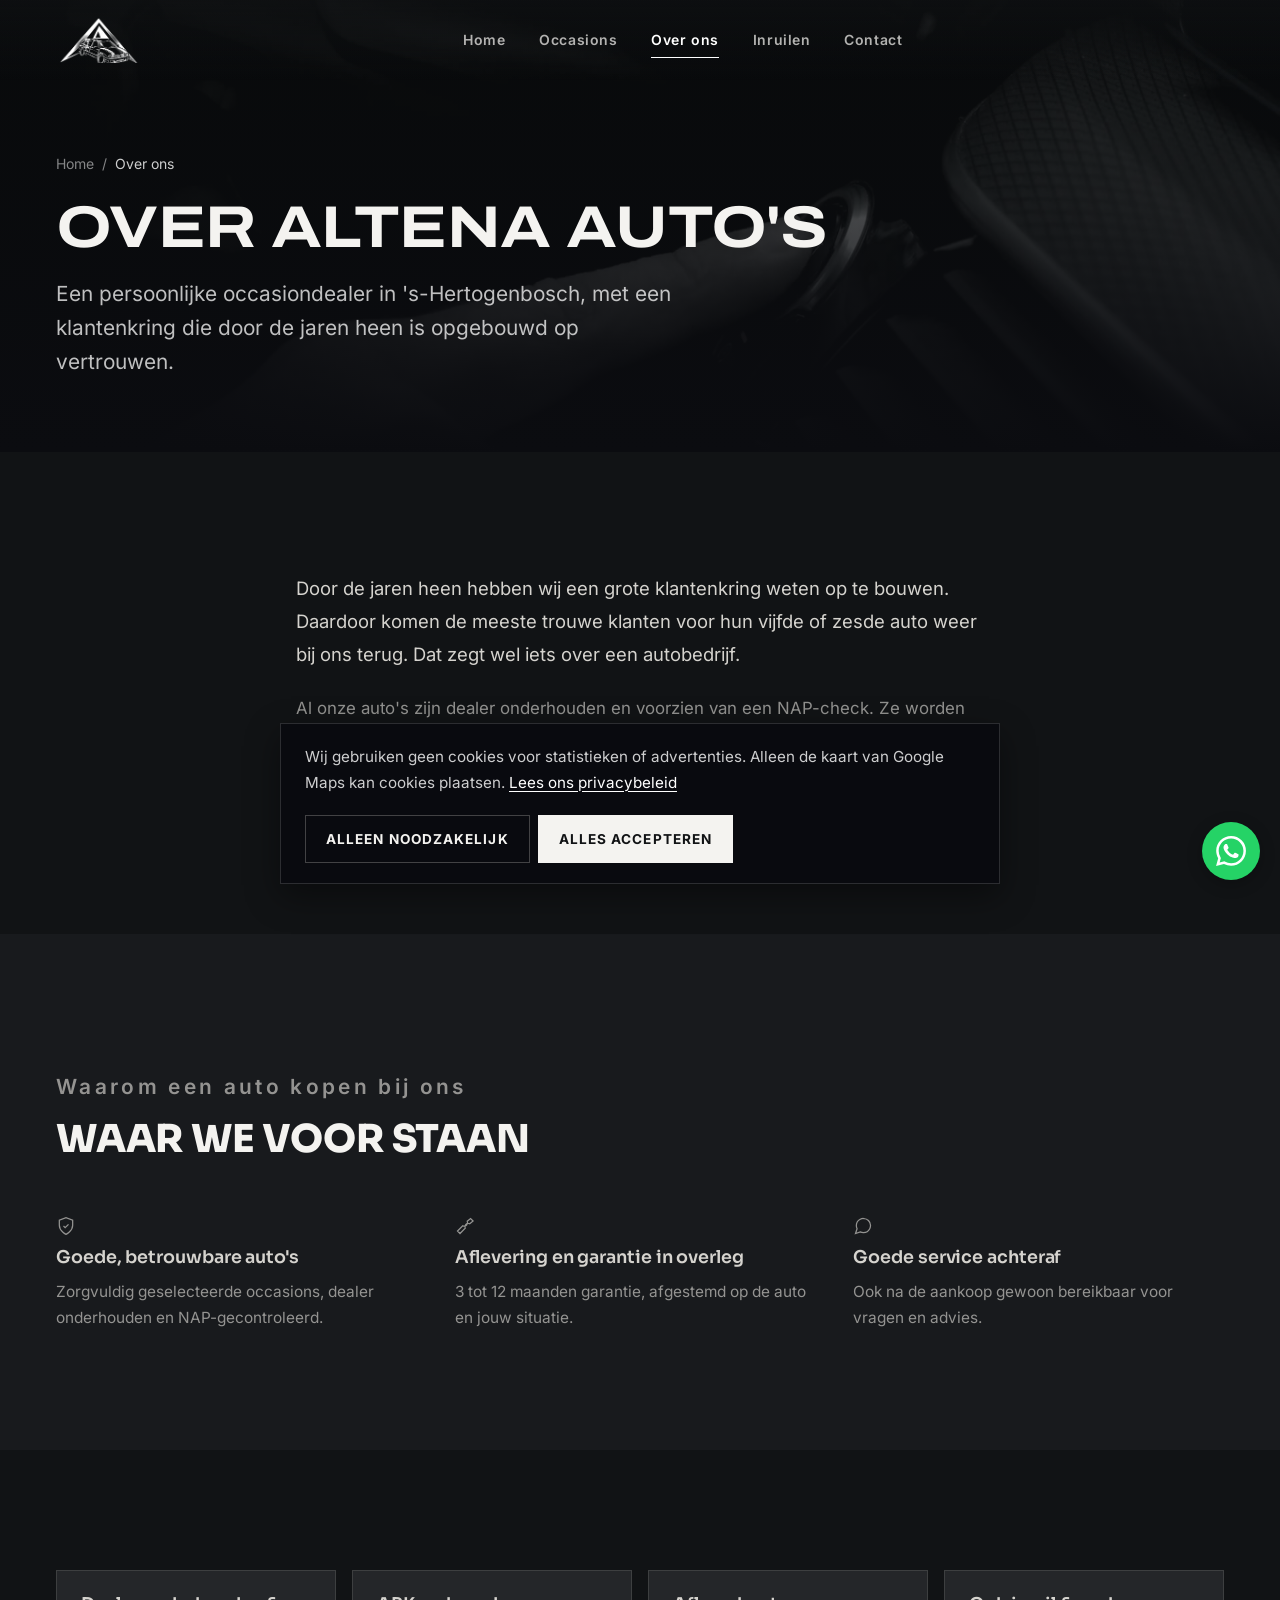
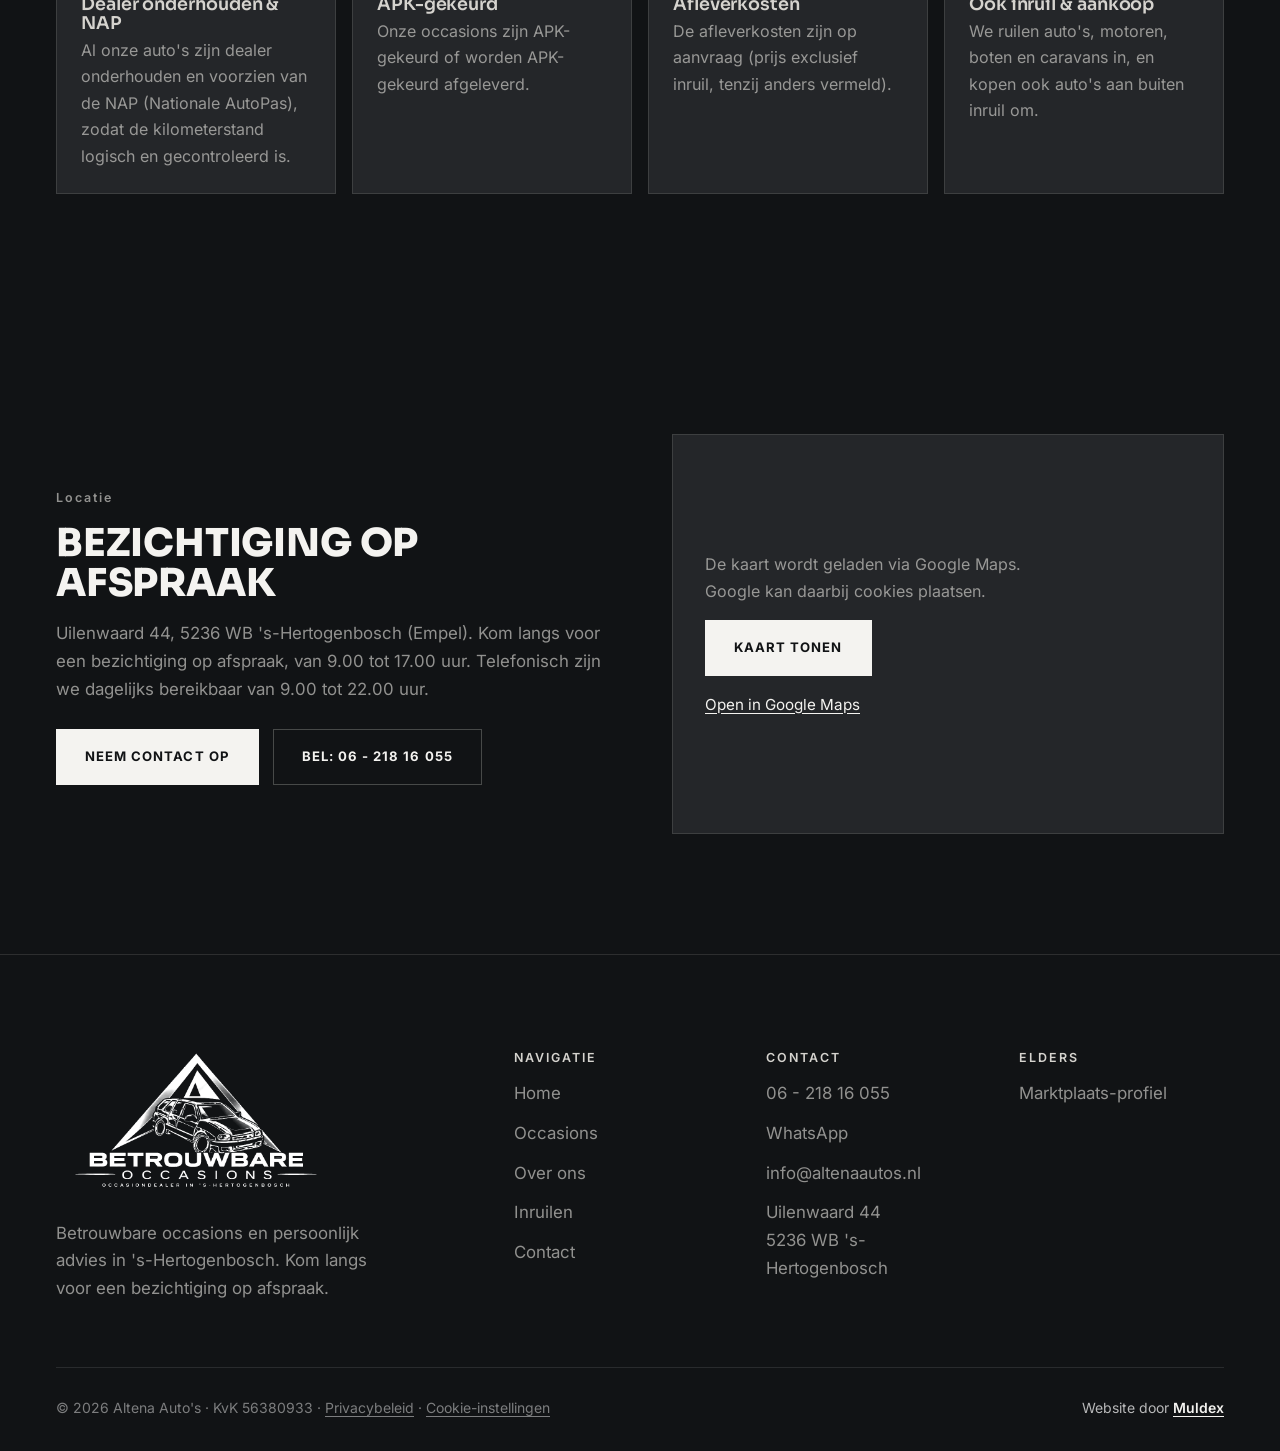
<file: over-ons.html>
<!DOCTYPE html>
<html lang="nl">
<head>
<meta charset="UTF-8">
<meta name="viewport" content="width=device-width, initial-scale=1.0">
<title>Over ons | Altena Auto's</title>
<meta name="description" content="Altena Auto's is een persoonlijke occasiondealer in 's-Hertogenbosch. Lees waarom klanten al jarenlang bij ons terugkomen voor hun volgende auto.">
<link rel="canonical" href="https://altenaautos.nl/over-ons">
<meta property="og:type" content="website">
<meta property="og:site_name" content="Altena Auto's">
<meta property="og:title" content="Over ons | Altena Auto's">
<meta property="og:description" content="Persoonlijke service, eerlijk advies en betrouwbare occasions. Maak kennis met Altena Auto's.">
<meta property="og:url" content="https://altenaautos.nl/over-ons">
<meta property="og:locale" content="nl_NL">
<meta name="twitter:card" content="summary_large_image">
<meta name="twitter:image" content="https://altenaautos.nl/images/general/og-image.jpg">
<meta property="og:image" content="https://altenaautos.nl/images/general/og-image.jpg">
<meta property="og:image:width" content="1200">
<meta property="og:image:height" content="630">
<link rel="icon" href="/favicon.ico" sizes="48x48">
<link rel="icon" type="image/png" href="/favicon-48.png" sizes="48x48">
<link rel="icon" type="image/png" href="/favicon-32.png" sizes="32x32">
<link rel="icon" type="image/png" href="/favicon-16.png" sizes="16x16">
<link rel="apple-touch-icon" href="/apple-touch-icon.png">
<link rel="manifest" href="/site.webmanifest">
<meta name="theme-color" content="#111315">
<link rel="preload" href="/fonts/inter-variable.woff2" as="font" type="font/woff2" crossorigin>
<link rel="preload" href="/fonts/sora-variable.woff2" as="font" type="font/woff2" crossorigin>
<link rel="stylesheet" href="css/style.css">
<script type="application/ld+json">{"@context":"https://schema.org","@type":"BreadcrumbList","itemListElement":[{"@type":"ListItem","position":1,"name":"Home","item":"https://altenaautos.nl/"},{"@type":"ListItem","position":2,"name":"Over ons","item":"https://altenaautos.nl/over-ons"}]}</script>
</head>
<body>
<a class="skip-link" href="#main">Naar hoofdinhoud</a>

<header class="site-header">
  <div class="container">
    <a href="index.html" class="logo" aria-label="Altena Auto's, home">
      <img class="logo-mark" src="images/logo/logo-mark.png" alt="" width="360" height="194">
    </a>
    <nav class="main-nav" id="main-nav" aria-label="Hoofdnavigatie">
      <a href="index.html">Home</a>
      <a href="occasions.html">Occasions</a>
      <a href="over-ons.html" aria-current="page">Over ons</a>
      <a href="inruilen.html">Inruilen</a>
      <a href="contact.html">Contact</a>
    </nav>
    <div class="header-actions">
      <a href="occasions.html" class="btn btn-primary"><span class="btn-label">Bekijk occasions</span></a>
      <button class="nav-toggle" aria-label="Menu openen" aria-expanded="false" aria-controls="main-nav"><span></span></button>
    </div>
  </div>
</header>

<main id="main">
  <div class="page-hero">
    <video class="page-hero-media" autoplay muted loop playsinline preload="metadata" poster="images/general/hero-poster.jpg" aria-hidden="true"><source src="images/general/hero-720.mp4" type="video/mp4"></video>
    <div class="container">
      <div class="breadcrumbs"><a href="index.html">Home</a><span>/</span><span aria-current="page">Over ons</span></div>
      <h1>Over Altena Auto's</h1>
      <p>Een persoonlijke occasiondealer in 's-Hertogenbosch, met een klantenkring die door de jaren heen is opgebouwd op vertrouwen.</p>
    </div>
  </div>

  <section>
    <div class="container" style="max-width:800px;">
      <p style="font-size:1.15rem; color:var(--color-text); line-height:1.8;">Door de jaren heen hebben wij een grote klantenkring weten op te bouwen. Daardoor komen de meeste trouwe klanten voor hun vijfde of zesde auto weer bij ons terug. Dat zegt wel iets over een autobedrijf.</p>
      <p style="margin-top:22px; font-size:1.05rem; line-height:1.8;">Al onze auto's zijn dealer onderhouden en voorzien van een NAP-check. Ze worden APK-gekeurd afgeleverd, met 3 tot 12 maanden garantie in overleg. We ruilen ook auto's, motoren, boten en caravans in. Daarnaast zoeken we specifieke auto's op aanvraag via ons netwerk in de autobranche.</p>
    </div>
  </section>

  <section class="section-gray" aria-labelledby="why-heading">
    <div class="container">
      <div class="section-head center">
        <p class="eyebrow">Waarom een auto kopen bij ons</p>
        <h2 id="why-heading">Waar we voor staan</h2>
      </div>
      <div class="trust-grid">
        <div class="trust-item reveal">
          <div class="icon"><svg viewBox="0 0 24 24" fill="none" stroke="currentColor" stroke-width="2"><path d="M12 22s8-4 8-11V5l-8-3-8 3v6c0 7 8 11 8 11z"/><path d="M9 12l2 2 4-4"/></svg></div>
          <h3>Goede, betrouwbare auto's</h3>
          <p>Zorgvuldig geselecteerde occasions, dealer onderhouden en NAP-gecontroleerd.</p>
        </div>
        <div class="trust-item reveal">
          <div class="icon"><svg viewBox="0 0 24 24" fill="none" stroke="currentColor" stroke-width="2"><path d="M14.7 6.3a4 4 0 0 1-5.4 5.4L3 18l3 3 6.3-6.3a4 4 0 0 1 5.4-5.4L21.7 6l-3-3-4 3.3z"/></svg></div>
          <h3>Aflevering en garantie in overleg</h3>
          <p>3 tot 12 maanden garantie, afgestemd op de auto en jouw situatie.</p>
        </div>
        <div class="trust-item reveal">
          <div class="icon"><svg viewBox="0 0 24 24" fill="none" stroke="currentColor" stroke-width="2"><path d="M21 11.5a8.38 8.38 0 0 1-.9 3.8 8.5 8.5 0 0 1-7.6 4.7 8.38 8.38 0 0 1-3.8-.9L3 21l1.9-5.7a8.38 8.38 0 0 1-.9-3.8 8.5 8.5 0 0 1 4.7-7.6 8.38 8.38 0 0 1 3.8-.9h.5a8.48 8.48 0 0 1 8 8v.5z"/></svg></div>
          <h3>Goede service achteraf</h3>
          <p>Ook na de aankoop gewoon bereikbaar voor vragen en advies.</p>
        </div>
      </div>
    </div>
  </section>

  <section aria-label="Praktische informatie">
    <div class="container">
      <div class="info-grid">
        <div class="info-card">
          <h3>Dealer onderhouden &amp; NAP</h3>
          <p>Al onze auto's zijn dealer onderhouden en voorzien van de NAP (Nationale AutoPas), zodat de kilometerstand logisch en gecontroleerd is.</p>
        </div>
        <div class="info-card">
          <h3>APK-gekeurd</h3>
          <p>Onze occasions zijn APK-gekeurd of worden APK-gekeurd afgeleverd.</p>
        </div>
        <div class="info-card">
          <h3>Afleverkosten</h3>
          <p>De afleverkosten zijn op aanvraag (prijs exclusief inruil, tenzij anders vermeld).</p>
        </div>
        <div class="info-card">
          <h3>Ook inruil &amp; aankoop</h3>
          <p>We ruilen auto's, motoren, boten en caravans in, en kopen ook auto's aan buiten inruil om.</p>
        </div>
      </div>
    </div>
  </section>

  <section aria-label="Bezoekadres">
    <div class="container split-2">
      <div>
        <p class="eyebrow">Locatie</p>
        <h2>Bezichtiging op afspraak</h2>
        <p style="margin-top:16px; font-size:1.05rem;">Uilenwaard 44, 5236 WB 's-Hertogenbosch (Empel). Kom langs voor een bezichtiging op afspraak, van 9.00 tot 17.00 uur. Telefonisch zijn we dagelijks bereikbaar van 9.00 tot 22.00 uur.</p>
        <div style="display:flex; gap:14px; flex-wrap:wrap; margin-top:26px;">
          <a href="contact.html" class="btn btn-primary">Neem contact op</a>
          <a href="tel:+31621816055" class="btn btn-outline">Bel: 06 - 218 16 055</a>
        </div>
      </div>
      <div class="map-frame">
        <iframe data-consent-src="https://www.google.com/maps?q=Uilenwaard+44,+5236+WB+%27s-Hertogenbosch&output=embed" loading="lazy" title="Kaart naar Altena Auto's, Uilenwaard 44, 's-Hertogenbosch" referrerpolicy="no-referrer-when-downgrade" hidden></iframe>
        <div class="map-consent"><p>De kaart wordt geladen via Google Maps. Google kan daarbij cookies plaatsen.</p><button type="button" class="btn btn-primary" data-load-map>Kaart tonen</button><a href="https://www.google.com/maps?q=Uilenwaard+44,+5236+WB+%27s-Hertogenbosch" target="_blank" rel="noopener">Open in Google Maps</a></div>
      </div>
    </div>
  </section>
</main>

<footer class="site-footer">
  <div class="container">
    <div class="footer-grid">
      <div class="footer-col footer-brand">
        <a href="index.html" class="logo" aria-label="Altena Auto's, home">
          <img class="logo-full" src="images/logo/logo-full.png" alt="Betrouwbare Occasions, occasiondealer in 's-Hertogenbosch" width="900" height="450">
        </a>
        <p>Betrouwbare occasions en persoonlijk advies in 's-Hertogenbosch. Kom langs voor een bezichtiging op afspraak.</p>
      </div>
      <div class="footer-col">
        <h4>Navigatie</h4>
        <ul>
          <li><a href="index.html">Home</a></li>
          <li><a href="occasions.html">Occasions</a></li>
          <li><a href="over-ons.html">Over ons</a></li>
          <li><a href="inruilen.html">Inruilen</a></li>
          <li><a href="contact.html">Contact</a></li>
        </ul>
      </div>
      <div class="footer-col">
        <h4>Contact</h4>
        <ul>
          <li><a href="tel:+31621816055">06 - 218 16 055</a></li>
          <li><a href="mailto:info@altenaautos.nl">info@altenaautos.nl</a></li>
          <li>Uilenwaard 44<br>5236 WB 's-Hertogenbosch</li>
        </ul>
      </div>
      <div class="footer-col">
        <h4>Elders</h4>
        <ul>
          <li><a href="https://www.marktplaats.nl/u/altena-auto-s/248670/" target="_blank" rel="noopener">Marktplaats-profiel</a></li>
        </ul>
      </div>
    </div>
    <div class="footer-bottom">
      <span>© <span id="footer-year"></span> Altena Auto's · KvK 56380933 · <a href="privacybeleid.html">Privacybeleid</a> · <button type="button" class="cookie-settings-link">Cookie-instellingen</button></span>
      <span class="credit">Website door <a href="https://muldex.nl" target="_blank" rel="noopener">Muldex</a></span>
    </div>
  </div>
</footer>

<div class="mobile-cta-bar">
  <a href="tel:+31621816055" class="btn btn-outline">Bel direct</a>
  <a href="occasions.html" class="btn btn-primary">Bekijk occasions</a>
</div>

<script src="js/vehicles.js"></script>
<script src="js/main.js"></script>
<script>document.getElementById("footer-year").textContent = new Date().getFullYear(); AltenaVehicles.renderReveal();</script>
</body>
</html>
</file>
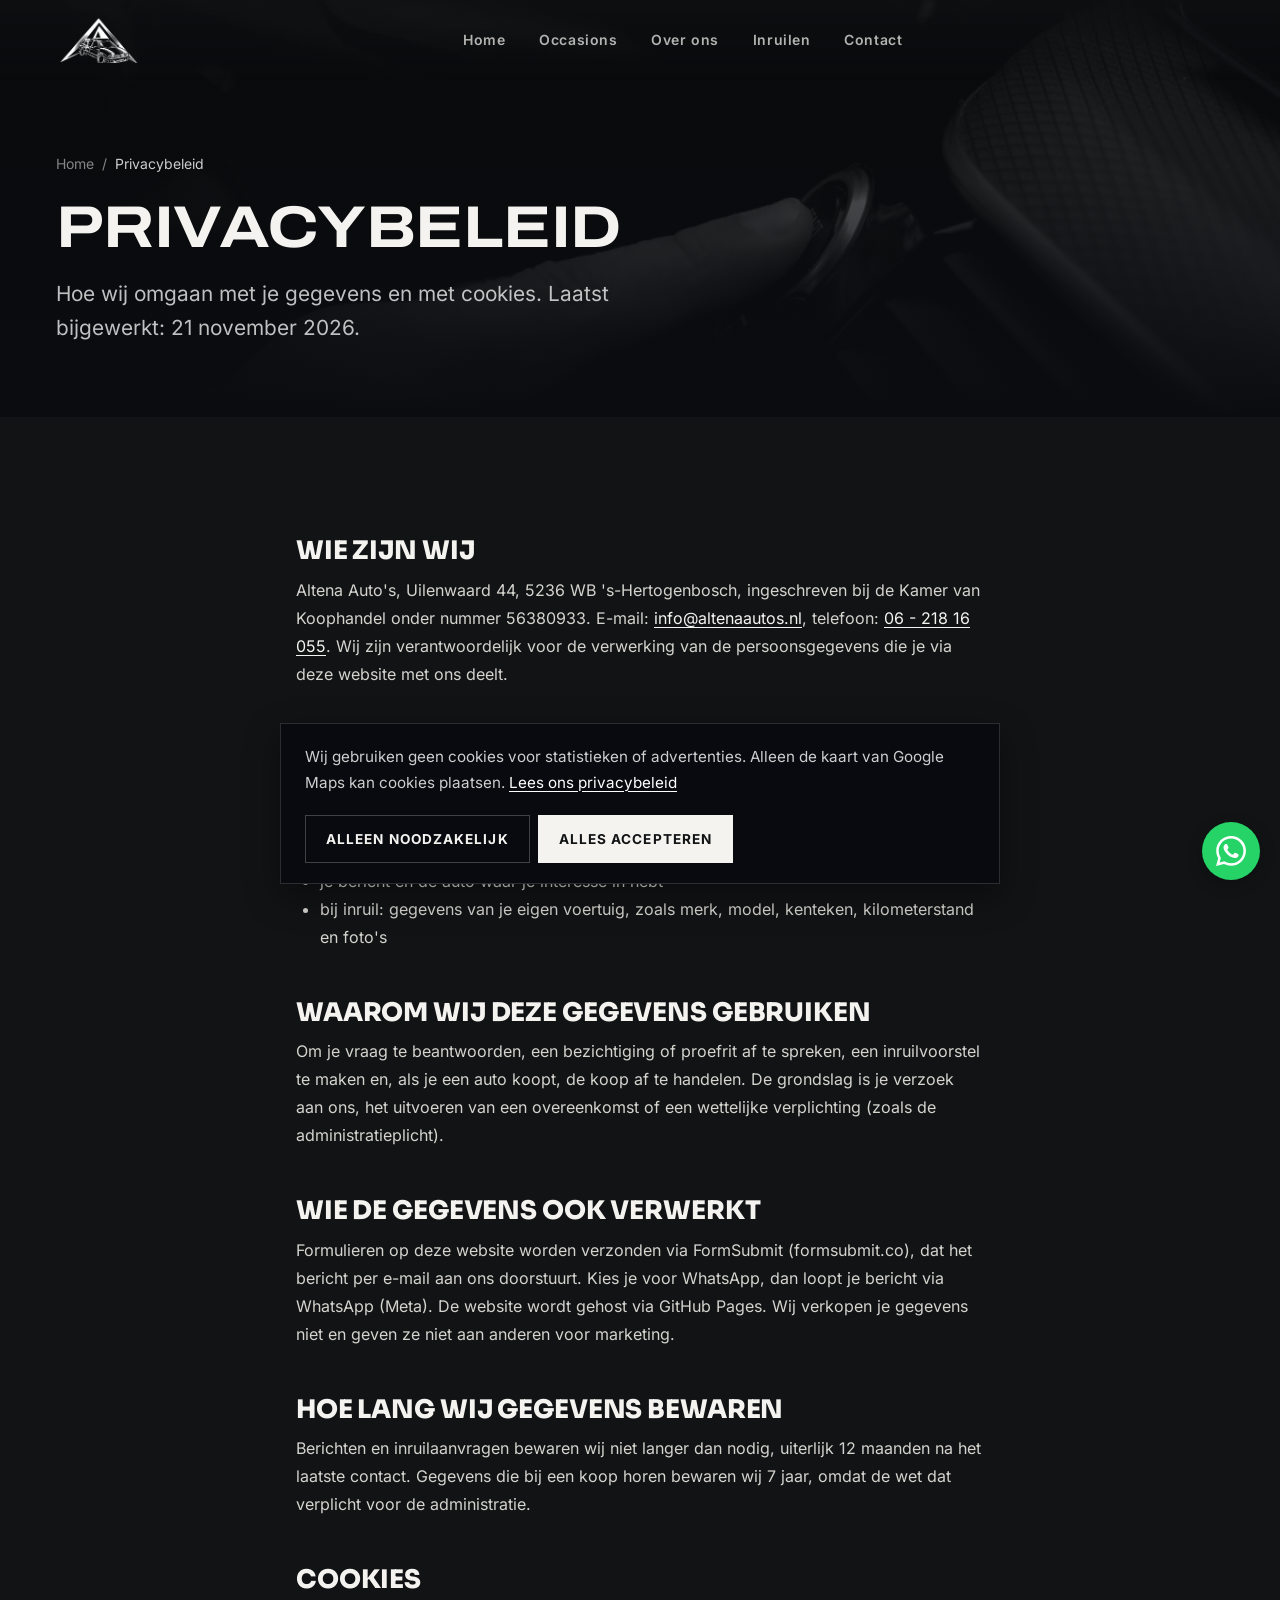
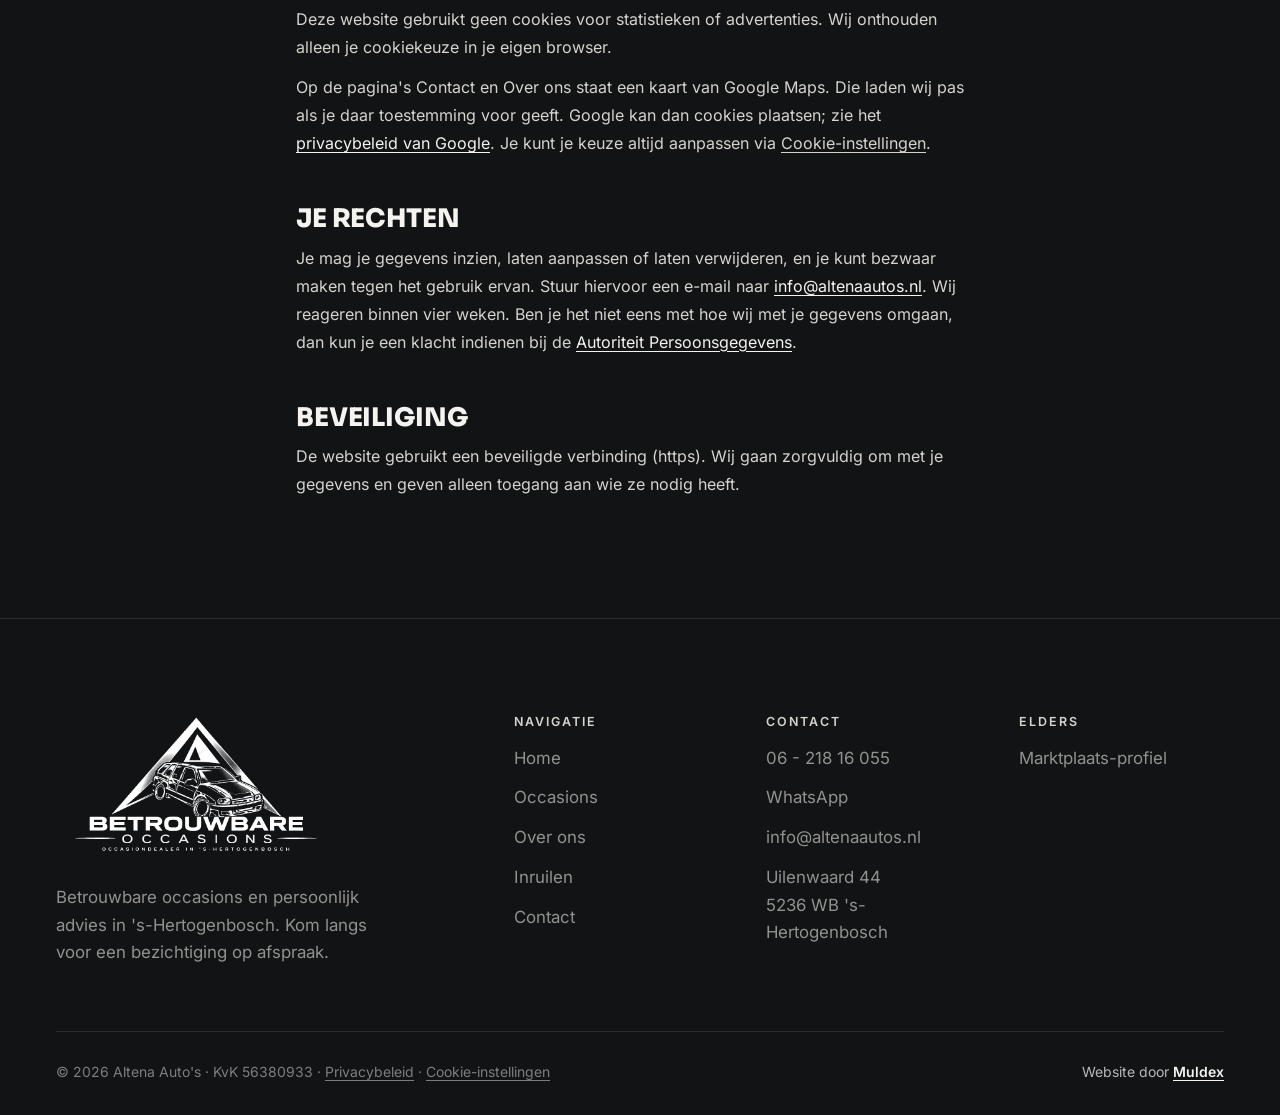
<file: privacybeleid.html>
<!DOCTYPE html>
<html lang="nl">
<head>
<meta charset="UTF-8">
<meta name="viewport" content="width=device-width, initial-scale=1.0">
<title>Privacybeleid | Altena Auto's</title>
<meta name="description" content="Hoe Altena Auto's omgaat met je persoonsgegevens en cookies.">
<link rel="canonical" href="https://altenaautos.nl/privacybeleid">
<meta property="og:type" content="website">
<meta property="og:site_name" content="Altena Auto's">
<meta property="og:title" content="Privacybeleid | Altena Auto's">
<meta property="og:description" content="Hoe Altena Auto's omgaat met je persoonsgegevens en cookies.">
<meta property="og:url" content="https://altenaautos.nl/privacybeleid">
<meta property="og:locale" content="nl_NL">
<meta name="twitter:card" content="summary_large_image">
<meta name="twitter:image" content="https://altenaautos.nl/images/general/og-image.jpg">
<meta property="og:image" content="https://altenaautos.nl/images/general/og-image.jpg">
<meta property="og:image:width" content="1200">
<meta property="og:image:height" content="630">
<link rel="icon" href="/favicon.ico" sizes="48x48">
<link rel="icon" type="image/png" href="/favicon-48.png" sizes="48x48">
<link rel="icon" type="image/png" href="/favicon-32.png" sizes="32x32">
<link rel="icon" type="image/png" href="/favicon-16.png" sizes="16x16">
<link rel="apple-touch-icon" href="/apple-touch-icon.png">
<link rel="manifest" href="/site.webmanifest">
<meta name="theme-color" content="#111315">
<link rel="preload" href="/fonts/inter-variable.woff2" as="font" type="font/woff2" crossorigin>
<link rel="preload" href="/fonts/sora-variable.woff2" as="font" type="font/woff2" crossorigin>
<link rel="stylesheet" href="css/style.css">
<script type="application/ld+json">{"@context":"https://schema.org","@type":"BreadcrumbList","itemListElement":[{"@type":"ListItem","position":1,"name":"Home","item":"https://altenaautos.nl/"},{"@type":"ListItem","position":2,"name":"Over ons","item":"https://altenaautos.nl/privacybeleid"}]}</script>
</head>
<body>
<a class="skip-link" href="#main">Naar hoofdinhoud</a>

<header class="site-header">
  <div class="container">
    <a href="index.html" class="logo" aria-label="Altena Auto's, home">
      <img class="logo-mark" src="images/logo/logo-mark.png" alt="" width="360" height="194">
    </a>
    <nav class="main-nav" id="main-nav" aria-label="Hoofdnavigatie">
      <a href="index.html">Home</a>
      <a href="occasions.html">Occasions</a>
      <a href="over-ons.html">Over ons</a>
      <a href="inruilen.html">Inruilen</a>
      <a href="contact.html">Contact</a>
    </nav>
    <div class="header-actions">
      <a href="occasions.html" class="btn btn-primary"><span class="btn-label">Bekijk occasions</span></a>
      <button class="nav-toggle" aria-label="Menu openen" aria-expanded="false" aria-controls="main-nav"><span></span></button>
    </div>
  </div>
</header>

<main id="main">
  <div class="page-hero">
    <video class="page-hero-media" autoplay muted loop playsinline preload="metadata" poster="images/general/hero-poster.jpg" aria-hidden="true"><source src="images/general/hero-720.mp4" type="video/mp4"></video>
    <div class="container">
      <div class="breadcrumbs"><a href="index.html">Home</a><span>/</span><span aria-current="page">Privacybeleid</span></div>
      <h1>Privacybeleid</h1>
      <p>Hoe wij omgaan met je gegevens en met cookies. Laatst bijgewerkt: 21 november 2026.</p>
    </div>
  </div>

  <section>
    <div class="container legal">
      <h2>Wie zijn wij</h2>
      <p>Altena Auto's, Uilenwaard 44, 5236 WB 's-Hertogenbosch, ingeschreven bij de Kamer van Koophandel onder nummer 56380933. E-mail: <a href="mailto:info@altenaautos.nl">info@altenaautos.nl</a>, telefoon: <a href="tel:+31621816055">06 - 218 16 055</a>. Wij zijn verantwoordelijk voor de verwerking van de persoonsgegevens die je via deze website met ons deelt.</p>

      <h2>Welke gegevens wij verwerken</h2>
      <p>Wij verwerken alleen gegevens die je zelf aan ons geeft, bijvoorbeeld via het contactformulier, het inruilformulier, e-mail, telefoon of WhatsApp:</p>
      <ul>
        <li>naam, e-mailadres en telefoonnummer</li>
        <li>je bericht en de auto waar je interesse in hebt</li>
        <li>bij inruil: gegevens van je eigen voertuig, zoals merk, model, kenteken, kilometerstand en foto's</li>
      </ul>

      <h2>Waarom wij deze gegevens gebruiken</h2>
      <p>Om je vraag te beantwoorden, een bezichtiging of proefrit af te spreken, een inruilvoorstel te maken en, als je een auto koopt, de koop af te handelen. De grondslag is je verzoek aan ons, het uitvoeren van een overeenkomst of een wettelijke verplichting (zoals de administratieplicht).</p>

      <h2>Wie de gegevens ook verwerkt</h2>
      <p>Formulieren op deze website worden verzonden via FormSubmit (formsubmit.co), dat het bericht per e-mail aan ons doorstuurt. Kies je voor WhatsApp, dan loopt je bericht via WhatsApp (Meta). De website wordt gehost via GitHub Pages. Wij verkopen je gegevens niet en geven ze niet aan anderen voor marketing.</p>

      <h2>Hoe lang wij gegevens bewaren</h2>
      <p>Berichten en inruilaanvragen bewaren wij niet langer dan nodig, uiterlijk 12 maanden na het laatste contact. Gegevens die bij een koop horen bewaren wij 7 jaar, omdat de wet dat verplicht voor de administratie.</p>

      <h2>Cookies</h2>
      <p>Deze website gebruikt geen cookies voor statistieken of advertenties. Wij onthouden alleen je cookiekeuze in je eigen browser.</p>
      <p>Op de pagina's Contact en Over ons staat een kaart van Google Maps. Die laden wij pas als je daar toestemming voor geeft. Google kan dan cookies plaatsen; zie het <a href="https://policies.google.com/privacy" target="_blank" rel="noopener">privacybeleid van Google</a>. Je kunt je keuze altijd aanpassen via <button type="button" class="cookie-settings-link">Cookie-instellingen</button>.</p>

      <h2>Je rechten</h2>
      <p>Je mag je gegevens inzien, laten aanpassen of laten verwijderen, en je kunt bezwaar maken tegen het gebruik ervan. Stuur hiervoor een e-mail naar <a href="mailto:info@altenaautos.nl">info@altenaautos.nl</a>. Wij reageren binnen vier weken. Ben je het niet eens met hoe wij met je gegevens omgaan, dan kun je een klacht indienen bij de <a href="https://autoriteitpersoonsgegevens.nl" target="_blank" rel="noopener">Autoriteit Persoonsgegevens</a>.</p>

      <h2>Beveiliging</h2>
      <p>De website gebruikt een beveiligde verbinding (https). Wij gaan zorgvuldig om met je gegevens en geven alleen toegang aan wie ze nodig heeft.</p>
    </div>
  </section>
</main>

<footer class="site-footer">
  <div class="container">
    <div class="footer-grid">
      <div class="footer-col footer-brand">
        <a href="index.html" class="logo" aria-label="Altena Auto's, home">
          <img class="logo-full" src="images/logo/logo-full.png" alt="Betrouwbare Occasions, occasiondealer in 's-Hertogenbosch" width="900" height="450">
        </a>
        <p>Betrouwbare occasions en persoonlijk advies in 's-Hertogenbosch. Kom langs voor een bezichtiging op afspraak.</p>
      </div>
      <div class="footer-col">
        <h4>Navigatie</h4>
        <ul>
          <li><a href="index.html">Home</a></li>
          <li><a href="occasions.html">Occasions</a></li>
          <li><a href="over-ons.html">Over ons</a></li>
          <li><a href="inruilen.html">Inruilen</a></li>
          <li><a href="contact.html">Contact</a></li>
        </ul>
      </div>
      <div class="footer-col">
        <h4>Contact</h4>
        <ul>
          <li><a href="tel:+31621816055">06 - 218 16 055</a></li>
          <li><a href="mailto:info@altenaautos.nl">info@altenaautos.nl</a></li>
          <li>Uilenwaard 44<br>5236 WB 's-Hertogenbosch</li>
        </ul>
      </div>
      <div class="footer-col">
        <h4>Elders</h4>
        <ul>
          <li><a href="https://www.marktplaats.nl/u/altena-auto-s/248670/" target="_blank" rel="noopener">Marktplaats-profiel</a></li>
        </ul>
      </div>
    </div>
    <div class="footer-bottom">
      <span>© <span id="footer-year"></span> Altena Auto's · KvK 56380933 · <a href="privacybeleid.html">Privacybeleid</a> · <button type="button" class="cookie-settings-link">Cookie-instellingen</button></span>
      <span class="credit">Website door <a href="https://muldex.nl" target="_blank" rel="noopener">Muldex</a></span>
    </div>
  </div>
</footer>

<div class="mobile-cta-bar">
  <a href="tel:+31621816055" class="btn btn-outline">Bel direct</a>
  <a href="occasions.html" class="btn btn-primary">Bekijk occasions</a>
</div>

<script src="js/vehicles.js"></script>
<script src="js/main.js"></script>
<script>document.getElementById("footer-year").textContent = new Date().getFullYear(); AltenaVehicles.renderReveal();</script>
</body>
</html>
</file>
<file: css/style.css>
/* =========================================================
   Altena Auto's, Design System
   Rustige showroom: donkere openers, warme lichte contentvlakken,
   de foto's van de auto's als blikvanger en het oranje merkaccent
   alleen op knoppen en prijzen.
   Typografie: Barlow (tekst) + IBM Plex Mono (specificaties).
   ========================================================= */
@font-face {
  font-family: "Archivo"; font-style: normal; font-display: swap;
  font-weight: 100 900; font-stretch: 62% 125%;
  src: url("../fonts/archivo-variable.woff2") format("woff2-variations"), url("../fonts/archivo-variable.woff2") format("woff2");
}

:root {
  /* Colors */
  --color-ink:        #090A0F;
  --color-ink-soft:   #11131A;
  --color-ink-line:   rgba(255, 255, 255, 0.10);
  --color-ink-line-strong: rgba(255, 255, 255, 0.18);

  --color-orange:      #090A0F;
  --color-orange-dark: #090A0F;
  --color-orange-light:#FFFFFF;
  --color-orange-wash: rgba(9, 10, 15, 0.06);

  --color-white:  #FFFFFF;
  --color-gray-50:  #F6F4F0;
  --color-gray-100: #EFECE6;
  --color-gray-200: #E4E0D8;
  --color-gray-300: #D2CDC2;
  --color-gray-400: #9A968D;
  --color-gray-600: #5F6670;
  --color-gray-800: #2B333C;

  --color-text:       #14171B;
  --color-text-muted: #5F6670;
  --color-line:       #E4E0D8;

  --color-available: #1E8E5A;
  --color-reserved:  #B4740E;
  --color-sold:      #6B7280;

  /* Typography */
  --font-display: "Archivo", "Segoe UI", Arial, sans-serif;
  --font-body: "Archivo", "Segoe UI", Arial, sans-serif;
  --font-serif: "Archivo", "Segoe UI", Arial, sans-serif;
  --font-mono: "Archivo", "Segoe UI", Arial, sans-serif;

  /* Radii */
  --radius-sm: 8px;
  --radius-md: 12px;
  --radius-lg: 16px;
  --radius-pill: 999px;

  /* Shadows */
  --shadow-sm: 0 1px 2px rgba(10, 12, 15, 0.06);
  --shadow-md: 0 8px 24px rgba(10, 12, 15, 0.08);
  --shadow-lg: 0 16px 40px rgba(10, 12, 15, 0.16);

  /* Layout */
  --container-w: 1240px;
  --header-h: 84px;

  --ease-out: cubic-bezier(0.2, 0.8, 0.2, 1);
  --dur-fast: 0.15s;
  --dur-med: 0.24s;
}

*, *::before, *::after { box-sizing: border-box; }
* { margin: 0; padding: 0; }

html { scroll-behavior: smooth; scroll-padding-top: calc(var(--header-h) + 16px); }

@media (prefers-reduced-motion: reduce) {
  html { scroll-behavior: auto; }
  *, *::before, *::after { animation-duration: 0.01ms !important; animation-delay: 0s !important; transition-duration: 0.01ms !important; }
  .hero-content > *, .reveal { opacity: 1 !important; transform: none !important; }
}

body {
  font-family: var(--font-body);
  background: var(--color-gray-50);
  color: var(--color-text);
  font-size: 17.5px;
  line-height: 1.7;
  -webkit-font-smoothing: antialiased;
  text-rendering: optimizeLegibility;
  overflow-x: hidden;
}
::selection { background: var(--color-orange); color: var(--color-white); }

img, svg { display: block; max-width: 100%; }
a { color: inherit; text-decoration: none; }
button { font: inherit; cursor: pointer; background: none; border: none; color: inherit; }
ul, ol { list-style: none; }
input, select, textarea { font: inherit; color: inherit; }
:focus-visible { outline: 2px solid var(--color-orange-light); outline-offset: 3px; }

h1, h2, h3, h4 {
  font-family: var(--font-display);
  color: var(--color-ink);
  line-height: 1.08;
  font-weight: 600;
  letter-spacing: 0;
}

h1 { font-size: clamp(2.4rem, 5vw, 4.2rem); }
h2 { font-size: clamp(2rem, 4vw, 3.3rem); }
h3 { font-size: 1.3rem; letter-spacing: 0; }
h4 { font-size: 1.05rem; letter-spacing: 0; }

p { color: var(--color-text-muted); }

/* Oud kleuraccent binnen kopjes: <em class="serif-em">woord</em>. Neemt nu gewoon de kleur van de kop over,
   zodat oranje alleen op knoppen en prijzen staat. */
.serif-em { font-style: normal; font-weight: inherit; font-size: 1em; color: inherit; }

/* Specificaties, prijzen en nummers: rustig monospace, zoals op een kenteken of keuringsrapport */
.mono { font-family: var(--font-mono); font-variant-numeric: tabular-nums; }

.container { max-width: var(--container-w); margin: 0 auto; padding: 0 28px; }

.visually-hidden {
  position: absolute; width: 1px; height: 1px; padding: 0; margin: -1px;
  overflow: hidden; clip: rect(0,0,0,0); white-space: nowrap; border: 0;
}

.skip-link {
  position: absolute; left: 16px; top: -60px; z-index: 1000;
  background: var(--color-orange); color: var(--color-white);
  padding: 12px 20px; border-radius: var(--radius-sm); font-weight: 600;
  transition: top var(--dur-med) var(--ease-out);
}
.skip-link:focus { top: 16px; }

section { padding: 120px 0; }
@media (max-width: 900px) { section { padding: 72px 0; } }

.section-head { max-width: 720px; margin: 0 0 56px; }
.section-head.center { margin-left: auto; margin-right: auto; text-align: center; }
.section-head.split { max-width: none; display: flex; align-items: flex-end; justify-content: space-between; gap: 32px; flex-wrap: wrap; }
.eyebrow {
  display: inline-block;
  font-size: 0.95rem; font-weight: 500;
  letter-spacing: 0; color: var(--color-text-muted);
  margin-bottom: 16px;
}
.hero .eyebrow, .page-hero .eyebrow, .section-dark .eyebrow, .cta-band .eyebrow { color: rgba(255,255,255,0.64); }
.section-head p { margin-top: 16px; font-size: 1.08rem; max-width: 560px; }
.section-head.center p { margin-left: auto; margin-right: auto; }

/* ---------- Buttons ---------- */
.btn {
  position: relative; display: inline-flex; align-items: center; justify-content: center; gap: 10px;
  padding: 16px 28px; border-radius: var(--radius-sm); font-weight: 500;
  font-size: 0.95rem; letter-spacing: 0; white-space: nowrap; cursor: pointer;
  transition: background-color var(--dur-fast) var(--ease-out), color var(--dur-fast) var(--ease-out), border-color var(--dur-fast) var(--ease-out), transform var(--dur-fast) var(--ease-out);
  border: 1px solid transparent;
}
.btn:active { transform: scale(0.98); }
/* Witte tekst op oranje haalt geen 4,5:1, dus de knop gebruikt de donkere oranje tint */
.btn-primary { background: var(--color-orange-dark); color: var(--color-white) }
.btn-primary:hover { background: #2B333C; }
.btn-secondary { background: rgba(255,255,255,0.06); color: var(--color-white); border-color: rgba(255,255,255,0.24); }
.btn-secondary:hover { background: rgba(255,255,255,0.12); border-color: rgba(255,255,255,0.4); }
.btn-outline { background: transparent; color: var(--color-ink); border-color: rgba(10,12,15,0.22); }
.btn-outline:hover { border-color: var(--color-ink); background: var(--color-ink); color: var(--color-white); }
.btn-block { width: 100%; }
.btn-sm { padding: 8px 16px; font-size: 0.88rem; }
.btn[disabled] { opacity: 0.55; cursor: not-allowed; }
.btn .arr { transition: transform var(--dur-fast) var(--ease-out); }
.btn:hover .arr { transform: translateX(2px); }

/* Rustige tekstlink met pijl, o.a. voor de originele advertentie */
.link-quiet {
  display: inline-flex; align-items: center; justify-content: center; gap: 8px;
  font-size: 0.88rem; font-weight: 600; color: var(--color-text-muted);
  padding: 8px 0; transition: color var(--dur-med);
}
.link-quiet:hover { color: var(--color-orange); }
.link-quiet .ext-icon { width: 13px; height: 13px; }

/* ---------- Header ---------- */
.site-header {
  position: fixed; top: 0; left: 0; right: 0; z-index: 500; height: var(--header-h);
  background: linear-gradient(180deg, rgba(10,12,15,0.62) 0%, rgba(10,12,15,0) 100%);
  transition: background-color var(--dur-med), box-shadow var(--dur-med);
}
.site-header.scrolled {
  background: rgba(10,12,15,0.96);
  box-shadow: 0 1px 0 rgba(255,255,255,0.08);
}
.site-header .container { height: 100%; display: flex; align-items: center; justify-content: space-between; gap: 24px; }

.logo { display: inline-flex; align-items: center; gap: 10px; flex-shrink: 0; }
.logo img { height: 46px; width: auto; }
.logo-fallback {
  display: inline-flex; align-items: baseline; gap: 4px;
  font-family: var(--font-display); font-weight: 700; font-size: 1.5rem;
  letter-spacing: 0; color: var(--color-white);
}
.logo-fallback em { font-style: normal; color: var(--color-orange); position: relative; }
.logo-fallback .bang { color: var(--color-orange); font-weight: 800; }

.main-nav { display: flex; align-items: center; gap: 4px; }
.main-nav a {
  position: relative; color: rgba(255,255,255,0.72); font-weight: 500; font-size: 0.95rem;
  letter-spacing: 0; padding: 8px 16px;
  transition: color var(--dur-fast);
}
.main-nav a:hover { color: var(--color-white); }
.main-nav a[aria-current="page"] { color: var(--color-white); }

.header-actions { display: flex; align-items: center; gap: 12px; }
.header-actions .btn { padding: 12px 20px; font-size: 0.9rem; }

.nav-toggle {
  display: none; width: 44px; height: 44px; border-radius: var(--radius-sm);
  align-items: center; justify-content: center; color: var(--color-white);
}
.nav-toggle span, .nav-toggle::before, .nav-toggle::after {
  content: ""; display: block; width: 22px; height: 2px; background: currentColor;
  position: relative; transition: transform var(--dur-med), opacity var(--dur-med);
}
.nav-toggle::before { position: absolute; transform: translateY(-7px); }
.nav-toggle::after { position: absolute; transform: translateY(7px); }
.nav-toggle[aria-expanded="true"] span { opacity: 0; }
.nav-toggle[aria-expanded="true"]::before { transform: rotate(45deg); }
.nav-toggle[aria-expanded="true"]::after { transform: rotate(-45deg); }

@media (max-width: 980px) {
  .main-nav { position: fixed; inset: 0; background: var(--color-ink); padding: calc(var(--header-h) + 28px) 28px 28px;
    flex-direction: column; align-items: stretch; justify-content: flex-start; gap: 4px;
    transform: translateY(-12px); opacity: 0; pointer-events: none;
    transition: transform var(--dur-med) var(--ease-out), opacity var(--dur-med) var(--ease-out); }
  .main-nav.open { transform: translateY(0); opacity: 1; pointer-events: auto; }
  .main-nav a { padding: 16px 0; font-size: 1.75rem; font-weight: 500; letter-spacing: 0; color: rgba(255,255,255,0.72); border-bottom: 1px solid rgba(255,255,255,0.08); }
  .main-nav a[aria-current="page"] { color: var(--color-white); }
  /* Primaire CTA verhuist op mobiel naar de duimvriendelijke .mobile-cta-bar onderaan. */
  .header-actions > a.btn { display: none; }
  .nav-toggle { display: inline-flex; position: relative; z-index: 2; }
  .logo { position: relative; z-index: 2; }

  .mobile-cta-bar {
    display: flex; gap: 8px; position: fixed; left: 12px; right: 12px; bottom: 12px; z-index: 450;
    background: var(--color-ink); border: 1px solid rgba(255,255,255,0.1); border-radius: var(--radius-lg);
    padding: 8px;
    box-shadow: 0 8px 24px rgba(0, 0, 0, 0.3);
  }
  .mobile-cta-bar .btn { flex: 1; padding: 12px; font-size: 0.9rem; }
  .mobile-cta-bar .btn-outline { color: var(--color-white); border-color: rgba(255,255,255,0.25); }
  .mobile-cta-bar .btn-outline:hover { background: rgba(255,255,255,0.12); }
  body { padding-bottom: 88px; }
}
@media (min-width: 981px) {
  .mobile-cta-bar { display: none; }
}

/* ---------- Hero ---------- */
.hero {
  position: relative; isolation: isolate; overflow: hidden;
  min-height: 100vh; min-height: 100svh; display: flex; align-items: flex-end;
  padding: calc(var(--header-h) + 48px) 0 clamp(64px, 11vh, 112px);
  background: var(--color-ink); color: var(--color-white);
}
.hero::before {
  content: ""; position: absolute; inset: 0; z-index: -2;
  background-image: var(--hero-image, none);
  background-size: cover; background-position: 62% 40%;
}
/* Links en onder donkerder voor leesbaarheid, rechts blijft de auto zichtbaar. */
.hero::after {
  content: ""; position: absolute; inset: 0; z-index: -1;
  background:
    linear-gradient(90deg, rgba(10,12,15,0.92) 0%, rgba(10,12,15,0.62) 36%, rgba(10,12,15,0) 68%),
    linear-gradient(0deg, var(--color-ink) 0%, rgba(10,12,15,0) 38%),
    linear-gradient(180deg, rgba(10,12,15,0.55) 0%, rgba(10,12,15,0) 24%);
}
.hero-content { position: relative; z-index: 2; }
/* Eén rustige entree bij het laden: kort infaden en een paar pixels omhoog */
.hero-content > * {
  opacity: 0; transform: translateY(8px);
  animation: riseIn 0.4s var(--ease-out) forwards;
}
.hero-content > *:nth-child(2) { animation-delay: 0.04s; }
.hero-content > *:nth-child(3) { animation-delay: 0.08s; }
.hero-content > *:nth-child(4) { animation-delay: 0.12s; }
.hero-content > *:nth-child(5) { animation-delay: 0.16s; }
@keyframes riseIn { to { opacity: 1; transform: translateY(0); } }

.hero .eyebrow { margin-bottom: 24px; }
.hero h1 {
  color: var(--color-white); font-size: clamp(2.6rem, 5.6vw, 5rem); font-weight: 600;
  line-height: 1.02; letter-spacing: -0.01em; max-width: 14ch; margin-bottom: 28px;
}
/* Tweede deel van de kop in contourletters; op kleine schermen gewoon wit voor de leesbaarheid */
.hero h1 .outline { color: transparent; -webkit-text-stroke: 1.5px rgba(255,255,255,0.92); }
@media (max-width: 640px) { .hero h1 .outline { color: var(--color-white); -webkit-text-stroke: 0; } }
.hero p.lead { font-size: clamp(1.05rem, 1.5vw, 1.25rem); color: rgba(255,255,255,0.76); max-width: 500px; margin-bottom: 40px; line-height: 1.6; }
.hero-ctas { display: flex; gap: 12px; flex-wrap: wrap; margin-bottom: 56px; }

.hero-stats {
  display: inline-flex; gap: 0; padding: 4px;
  background: rgba(10,12,15,0.6); border: 1px solid rgba(255,255,255,0.1); border-radius: var(--radius-md);
}
.hero-stats > div { padding: 12px 28px; display: flex; flex-direction: column; gap: 4px; }
.hero-stats > div + div { border-left: 1px solid rgba(255,255,255,0.1); }
.hero-stats div strong { display: block; font-family: var(--font-mono); font-size: 1.6rem; font-weight: 500; letter-spacing: 0; line-height: 1.1; color: var(--color-white); font-variant-numeric: tabular-nums; }
.hero-stats div span { font-size: 0.82rem; color: rgba(255,255,255,0.6); letter-spacing: 0; }

.scroll-cue { display: none; }

@media (max-width: 900px) {
  .hero::before { background-position: 72% center; }
  .hero::after {
    background:
      linear-gradient(0deg, var(--color-ink) 0%, rgba(10,12,15,0.62) 50%, rgba(10,12,15,0.12) 100%),
      linear-gradient(180deg, rgba(10,12,15,0.55) 0%, rgba(10,12,15,0) 22%);
  }
}
@media (max-width: 640px) {
  .hero { padding-bottom: 112px; } /* ruimte voor de vaste onderbalk */
  .hero .eyebrow { font-size: 0.88rem; margin-bottom: 16px; }
  .hero h1 { max-width: 11ch; margin-bottom: 20px; }
  .hero p.lead { margin-bottom: 32px; }
  .hero-ctas { flex-direction: column; margin-bottom: 32px; }
  .hero-ctas .btn { width: 100%; }
  .hero-stats { display: grid; grid-template-columns: repeat(3, 1fr); width: 100%; }
  .hero-stats > div { padding: 12px; }
  .hero-stats div strong { font-size: 1.25rem; }
  .hero-stats div span { font-size: 0.75rem; }
}

/* ---------- USP-regel onder de hero (vervangt de lopende marquee) ---------- */
.usp-strip { padding: 0; background: var(--color-ink); border-top: 1px solid rgba(255,255,255,0.08); }
.usp-strip ul { display: flex; flex-wrap: wrap; gap: 8px 32px; padding: 20px 0; }
.usp-strip li { display: inline-flex; align-items: center; gap: 8px; font-size: 0.92rem; color: rgba(255,255,255,0.64); }
.usp-strip svg { width: 16px; height: 16px; color: rgba(255,255,255,0.44); flex-shrink: 0; }

/* ---------- Page hero (interior pages) ---------- */
.page-hero {
  position: relative; isolation: isolate; overflow: hidden; color: var(--color-white);
  background: var(--color-ink);
  padding: calc(var(--header-h) + 72px) 0 72px; text-align: left;
}
.page-hero::before {
  content: ""; position: absolute; inset: 0; z-index: 0;
  background: url("../images/general/hero-poster.jpg") 70% 40% / cover no-repeat;
  opacity: 0.4;
  -webkit-mask-image: linear-gradient(90deg, transparent 5%, #000 95%);
  mask-image: linear-gradient(90deg, transparent 5%, #000 95%);
}
.page-hero::after {
  content: ""; position: absolute; inset: 0; z-index: 0;
  background: linear-gradient(0deg, var(--color-ink) 0%, rgba(10,12,15,0) 60%);
}
.page-hero > .container { position: relative; z-index: 1; }
.page-hero h1 { color: var(--color-white); font-size: clamp(2.4rem, 5.2vw, 4.4rem); letter-spacing: -0.01em; line-height: 1.04; }
.page-hero p { color: rgba(255,255,255,0.74); max-width: 560px; margin-top: 20px; font-size: 1.1rem; }
.breadcrumbs { display: flex; gap: 8px; flex-wrap: wrap; font-size: 0.85rem; letter-spacing: 0; color: rgba(255,255,255,0.5); margin-bottom: 24px; }
.breadcrumbs a:hover { color: var(--color-white); }
.breadcrumbs span[aria-current] { color: rgba(255,255,255,0.8); }

/* ---------- Occasion cards ---------- */
.occasion-grid {
  display: grid; grid-template-columns: repeat(3, 1fr); gap: 56px 28px;
}
@media (max-width: 1080px) { .occasion-grid { grid-template-columns: repeat(2, 1fr); } }
@media (max-width: 700px) { .occasion-grid { grid-template-columns: 1fr; gap: 44px; } }

/* Horizontale rail (homepage): swipe/scroll met snap */
.occasion-rail {
  display: flex; gap: 28px; overflow-x: auto; scroll-snap-type: x mandatory; scrollbar-width: none;
  padding: 6px max(28px, calc((100vw - var(--container-w)) / 2 + 28px)) 8px;
  scroll-padding-left: max(28px, calc((100vw - var(--container-w)) / 2 + 28px));
  overscroll-behavior-x: contain;
}
.occasion-rail::-webkit-scrollbar { display: none; }
.occasion-rail > .occasion-card { flex: 0 0 min(84vw, 460px); scroll-snap-align: start; }
.occasion-rail > p { color: rgba(255,255,255,0.6); }
/* Kaarten om en om iets lager, zodat de rij als een showroom leest in plaats van een raster */
@media (min-width: 901px) {
  .occasion-rail { padding-bottom: 64px; }
  .occasion-rail > .occasion-card:nth-child(even) { margin-top: 56px; }
}

.rail-controls { display: flex; gap: 8px; }
.rail-btn {
  width: 48px; height: 48px; border-radius: var(--radius-sm); display: inline-flex; align-items: center; justify-content: center;
  border: 1px solid rgba(255,255,255,0.2); color: var(--color-white);
  transition: background-color var(--dur-fast), border-color var(--dur-fast), opacity var(--dur-fast);
}
.rail-btn svg { width: 18px; height: 18px; stroke-width: 1.5; }
.rail-btn:hover:not(:disabled) { background: rgba(255,255,255,0.1); border-color: rgba(255,255,255,0.4); }
.rail-btn:disabled { opacity: 0.3; cursor: default; }

.occasion-card {
  --c-ink: var(--color-ink); --c-muted: var(--color-text-muted); --c-soft: var(--color-gray-400);
  position: relative; display: flex; flex-direction: column;
}
.section-dark .occasion-card { --c-ink: var(--color-white); --c-muted: rgba(255,255,255,0.62); --c-soft: rgba(255,255,255,0.4); }

.occasion-card .media {
  position: relative; display: block; aspect-ratio: 4 / 3; overflow: hidden;
  border-radius: var(--radius-md); background: var(--color-ink-soft);
}
.occasion-card .media img {
  width: 100%; height: 100%; object-fit: cover;
  transition: opacity var(--dur-med) var(--ease-out);
}
.occasion-card:hover .media img { opacity: 0.92; }

.media-placeholder {
  width: 100%; height: 100%; display: flex; flex-direction: column; align-items: center;
  justify-content: center; gap: 10px; color: var(--color-gray-400);
  background: linear-gradient(135deg, var(--color-gray-100), var(--color-gray-50));
}
.media-placeholder svg { width: 52px; height: 52px; opacity: 0.7; }
.media-placeholder span { font-size: 0.85rem; font-weight: 500; }

.card-badges { position: absolute; top: 12px; left: 12px; display: flex; gap: 8px; flex-wrap: wrap; z-index: 2; }
.badge {
  display: inline-flex; align-items: center; gap: 6px; padding: 4px 10px;
  border-radius: 6px; font-size: 0.8rem; font-weight: 500;
  letter-spacing: 0; text-transform: none; color: var(--color-white);
  background: rgba(10,12,15,0.78);
}
.badge::before { content: ""; width: 6px; height: 6px; border-radius: 50%; background: currentColor; opacity: 0.5; }
.badge-new::before { background: var(--color-orange-light); opacity: 1; }
.badge-reserved::before { background: #E0A53A; opacity: 1; }
.badge-sold::before { background: #9CA3AF; opacity: 1; }
.badge-available::before { background: #3FBF7F; opacity: 1; }

.occasion-card.is-sold .media img,
.occasion-card.is-sold .media-placeholder { filter: grayscale(0.7); opacity: 0.7; }

.card-body { padding: 20px 0 0; display: flex; flex-direction: column; gap: 16px; flex: 1; }
.card-body .brand { display: block; font-size: 0.9rem; font-weight: 500; letter-spacing: 0; text-transform: none; color: var(--c-muted); margin-bottom: 4px; }
.card-body h3 { margin: 0; font-size: clamp(1.5rem, 2.2vw, 1.9rem); font-weight: 600; letter-spacing: 0; color: var(--c-ink); }
.card-body h3 a::after { content: ""; position: absolute; inset: 0; z-index: 1; } /* hele kaart klikbaar */
.card-body .version { color: var(--c-muted); font-size: 0.95rem; margin-top: 4px; }

.card-specs { display: flex; flex-direction: column; gap: 4px; font-family: var(--font-mono); font-size: 0.82rem; color: var(--c-muted); font-variant-numeric: tabular-nums; }
.card-specs > div { display: flex; align-items: center; flex-wrap: wrap; }
.card-specs span { display: inline-flex; align-items: center; white-space: nowrap; }
.card-specs span + span::before { content: ""; width: 1px; height: 12px; background: var(--c-soft); opacity: 0.6; margin: 0 12px; }

.card-footer { margin-top: auto; display: flex; align-items: center; justify-content: space-between; gap: 12px; padding-top: 16px; border-top: 1px solid var(--color-line); }
.section-dark .card-footer { border-top-color: rgba(255,255,255,0.1); }
.card-price { font-family: var(--font-mono); font-size: 1.45rem; color: var(--c-ink); font-weight: 500; letter-spacing: 0; line-height: 1.1; font-variant-numeric: tabular-nums; }
.card-price small { display: block; font-family: var(--font-body); font-size: 0.78rem; font-weight: 400; letter-spacing: 0; color: var(--c-soft); margin-top: 4px; }
.card-price.on-request { font-family: var(--font-body); font-size: 1.05rem; color: var(--c-muted); font-weight: 500; }
.card-go {
  width: 40px; height: 40px; border-radius: var(--radius-sm); display: inline-flex; align-items: center; justify-content: center;
  border: 1px solid var(--c-soft); color: var(--c-ink); flex-shrink: 0;
  transition: background-color var(--dur-fast), color var(--dur-fast), border-color var(--dur-fast);
}
.card-go svg { width: 16px; height: 16px; stroke-width: 1.5; }
.occasion-card:hover .card-go { background: var(--color-orange-dark); border-color: var(--color-orange-dark); color: var(--color-white); }

/* ---------- Editorial lijst (waarom Altena) ---------- */
.editorial-grid { display: grid; grid-template-columns: 5fr 7fr; gap: 96px; align-items: start; }
.editorial-head { position: sticky; top: calc(var(--header-h) + 48px); }
.editorial-head p { margin-top: 20px; max-width: 400px; font-size: 1.08rem; }
.editorial-list { display: flex; flex-direction: column; }
.editorial-list li { display: grid; grid-template-columns: 64px 1fr; gap: 12px; padding: 32px 0; border-top: 1px solid var(--color-line); }
.editorial-list li:first-child { padding-top: 0; border-top: none; }
.editorial-list .num { font-family: var(--font-mono); font-weight: 400; font-size: 0.95rem; line-height: 1.9; color: var(--color-text-muted); }
.editorial-list h3 { font-size: clamp(1.35rem, 2vw, 1.65rem); margin-bottom: 8px; letter-spacing: 0; }
.editorial-list p { font-size: 1.02rem; max-width: 480px; }
@media (max-width: 900px) {
  .editorial-grid { grid-template-columns: 1fr; gap: 40px; }
  .editorial-head { position: static; }
  .editorial-list li { grid-template-columns: 48px 1fr; padding: 24px 0; }
}

/* Oude trust-grid blijft beschikbaar voor andere pagina's */
.trust-grid { display: grid; grid-template-columns: repeat(auto-fit, minmax(220px, 1fr)); gap: 28px; }
.trust-item { display: flex; flex-direction: column; gap: 12px; }
.trust-item .icon { display: flex; color: var(--color-text-muted); }
.trust-item .icon svg { width: 20px; height: 20px; stroke-width: 1.5; }
.trust-item h3 { font-size: 1.1rem; }
.trust-item p { font-size: 0.96rem; margin: 0; }

.section-dark { background: var(--color-ink); color: var(--color-white); }
.section-dark h2, .section-dark h3 { color: var(--color-white); }
.section-dark p { color: rgba(255,255,255,0.66); }
.section-dark .section-head p { color: rgba(255,255,255,0.66); }
.section-gray { background: var(--color-gray-100); }

/* ---------- Marktplaats trust strip (niet meer op de homepage gebruikt) ---------- */
.mp-strip {
  display: flex; align-items: center; justify-content: space-between; gap: 24px; flex-wrap: wrap;
  background: var(--color-white); border-radius: var(--radius-lg); padding: 36px 40px;
  box-shadow: var(--shadow-md);
}
.mp-strip .mp-text { max-width: 560px; }
.ext-icon { width: 14px; height: 14px; }

/* ---------- Reviews ---------- */
.reviews-grid { display: grid; grid-template-columns: repeat(auto-fit, minmax(260px, 1fr)); gap: 24px; }
.review-card { background: var(--color-white); border-radius: var(--radius-md); padding: 26px; box-shadow: var(--shadow-sm); }
.review-card .stars { color: var(--color-orange); letter-spacing: 2px; margin-bottom: 12px; }
.review-empty {
  border: 2px dashed var(--color-gray-300); border-radius: var(--radius-lg); padding: 48px;
  text-align: center; color: var(--color-text-muted);
}

/* ---------- Filters (occasions page) ---------- */
.stock-layout { display: grid; grid-template-columns: 300px 1fr; gap: 56px; align-items: start; }
@media (max-width: 980px) { .stock-layout { grid-template-columns: 1fr; } }

.filters-panel {
  background: var(--color-white); border-radius: var(--radius-lg); border: 1px solid var(--color-line);
  padding: 28px; position: sticky; top: calc(var(--header-h) + 20px);
}
.filters-panel h2 { font-size: 1.15rem; letter-spacing: 0; margin-bottom: 4px; }
.filters-panel-close { display: none; }
.filter-group { margin-top: 22px; padding-top: 22px; border-top: 1px solid var(--color-line); }
.filter-group:first-of-type { margin-top: 18px; padding-top: 0; border-top: none; }
.filter-group label { display: block; font-size: 0.85rem; font-weight: 500; margin-bottom: 8px; color: var(--color-ink); letter-spacing: 0; }
.filter-group select, .filter-group input {
  width: 100%; padding: 12px 14px; border: 1px solid var(--color-gray-200); border-radius: var(--radius-sm);
  background: var(--color-gray-50); font-size: 0.94rem;
}
.filter-row { display: grid; grid-template-columns: 1fr 1fr; gap: 10px; }
.filters-panel .btn { margin-top: 20px; }
.filters-count { font-size: 0.84rem; color: var(--color-text-muted); margin-top: 4px; }

.stock-toolbar { display: flex; align-items: center; justify-content: space-between; gap: 16px; flex-wrap: wrap; margin-bottom: 40px; }
.stock-toolbar .result-count { font-weight: 600; color: var(--color-ink); }
.sort-control { display: flex; align-items: center; gap: 10px; }
.sort-control select { padding: 12px 16px; border: 1px solid var(--color-gray-200); border-radius: var(--radius-sm); background: var(--color-white); }

.filter-toggle-btn { display: none; }
@media (max-width: 980px) {
  .filters-panel { position: fixed; inset: 0; z-index: 600; border-radius: 0; overflow-y: auto;
    transform: translateX(-100%); transition: transform var(--dur-med) var(--ease-out); padding: 24px; }
  .filters-panel.open { transform: translateX(0); }
  .filters-panel-close { display: flex; justify-content: flex-end; margin-bottom: 12px; }
  .filter-toggle-btn { display: inline-flex; margin-bottom: 20px; }
}

.empty-state { text-align: center; padding: 70px 20px; color: var(--color-text-muted); }
.empty-state h3 { margin-bottom: 10px; }

/* ---------- Detail page ---------- */
.detail-layout { display: grid; grid-template-columns: 1.5fr 1fr; gap: 56px; align-items: start; }
@media (max-width: 980px) { .detail-layout { grid-template-columns: 1fr; } }

.gallery-main { border-radius: var(--radius-lg); overflow: hidden; aspect-ratio: 4/3; background: var(--color-ink-soft); margin-bottom: 12px; }
.gallery-main img { width: 100%; height: 100%; object-fit: cover; }
.gallery-thumbs { display: grid; grid-template-columns: repeat(5, 1fr); gap: 10px; }
.gallery-thumbs button { border-radius: var(--radius-sm); overflow: hidden; aspect-ratio: 4/3; border: 2px solid transparent; opacity: 0.6; transition: opacity var(--dur-med), border-color var(--dur-med); }
.gallery-thumbs button:hover { opacity: 1; }
.gallery-thumbs button.active { border-color: var(--color-orange); opacity: 1; }
.gallery-thumbs img { width: 100%; height: 100%; object-fit: cover; }
@media (max-width: 480px) { .gallery-thumbs { grid-template-columns: repeat(4, 1fr); gap: 8px; } }

.detail-header { display: flex; align-items: flex-start; justify-content: space-between; gap: 20px; margin-bottom: 8px; flex-wrap: wrap; }
.detail-price { font-family: var(--font-mono); font-size: 2.2rem; font-weight: 500; letter-spacing: 0; color: var(--color-ink); line-height: 1.1; font-variant-numeric: tabular-nums; }
.detail-price small { display: block; font-family: var(--font-body); font-size: 0.85rem; color: var(--color-text-muted); font-weight: 400; letter-spacing: 0; margin-top: 4px; }

.quick-specs { display: grid; grid-template-columns: repeat(4, 1fr); gap: 16px; margin: 28px 0; padding: 20px 0; border-top: 1px solid var(--color-line); border-bottom: 1px solid var(--color-line); }
@media (max-width: 640px) { .quick-specs { grid-template-columns: repeat(2, 1fr); } }
.quick-specs .item { display: flex; flex-direction: column; gap: 4px; }
.quick-specs .item .label { font-size: 0.82rem; font-weight: 400; text-transform: none; letter-spacing: 0; color: var(--color-text-muted); }
.quick-specs .item .value { font-family: var(--font-mono); font-weight: 500; font-size: 0.95rem; color: var(--color-ink); font-variant-numeric: tabular-nums; }

.spec-table { width: 100%; border-collapse: collapse; margin-top: 8px; }
.spec-table tr { border-bottom: 1px solid var(--color-line); }
.spec-table td { padding: 14px 0; font-size: 0.96rem; }
.spec-table td:first-child { color: var(--color-text-muted); width: 46%; }
.spec-table td:last-child { color: var(--color-ink); font-weight: 500; font-variant-numeric: tabular-nums; }

.equipment-grid { display: grid; grid-template-columns: repeat(2, 1fr); gap: 12px 28px; margin-top: 8px; }
@media (max-width: 560px) { .equipment-grid { grid-template-columns: 1fr; } }
.equipment-grid li { display: flex; align-items: center; gap: 12px; font-size: 0.96rem; color: var(--color-text); }
.equipment-grid svg { width: 16px; height: 16px; color: var(--color-text-muted); flex-shrink: 0; }

.sidebar-card { background: var(--color-white); border-radius: var(--radius-lg); padding: 32px; border: 1px solid var(--color-line); }
.sidebar-card + .sidebar-card { margin-top: 20px; }
.sidebar-card h3 { margin-bottom: 6px; }
.sidebar-card .stack { display: flex; flex-direction: column; gap: 12px; margin-top: 18px; }
.sidebar-note { font-size: 0.86rem; color: var(--color-text-muted); margin-top: 14px; }

.detail-section { margin-top: 72px; }
.detail-section h2 { font-size: clamp(1.7rem, 2.6vw, 2.2rem); margin-bottom: 20px; }
.detail-description { font-size: 1.05rem; line-height: 1.8; color: var(--color-text); max-width: 760px; }

.similar-strip { display: flex; gap: 10px; align-items: center; padding: 16px 20px; background: var(--color-orange-wash); border-radius: var(--radius-md); margin-top: 20px; font-size: 0.92rem; }

/* ---------- Forms ---------- */
.form-grid { display: grid; grid-template-columns: 1fr 1fr; gap: 22px; }
@media (max-width: 640px) { .form-grid { grid-template-columns: 1fr; } }
.form-field { display: flex; flex-direction: column; gap: 8px; }
.form-field.full { grid-column: 1 / -1; }
.form-field label { font-size: 0.88rem; font-weight: 500; color: var(--color-ink); letter-spacing: 0; }
.form-field .req { color: var(--color-orange); }
.form-field input, .form-field select, .form-field textarea {
  padding: 14px 16px; border: 1px solid var(--color-gray-200); border-radius: var(--radius-sm);
  background: var(--color-white); font-size: 1rem; transition: border-color var(--dur-fast), box-shadow var(--dur-fast);
}
.form-field input:focus, .form-field select:focus, .form-field textarea:focus {
  outline: none; border-color: var(--color-orange); box-shadow: 0 0 0 4px var(--color-orange-wash);
}
.form-field textarea { resize: vertical; min-height: 140px; }
.form-field input[type="file"] { padding: 12px; }
.form-note { font-size: 0.82rem; color: var(--color-text-muted); }
.form-actions { margin-top: 8px; display: flex; align-items: center; gap: 16px; flex-wrap: wrap; }
.form-status { font-size: 0.92rem; }
.form-status.success { color: var(--color-available); }
.form-status.error { color: #C0392B; }

.selected-vehicle-chip {
  display: inline-flex; align-items: center; gap: 12px; background: var(--color-orange-wash);
  border: 1px solid rgba(9,10,15,0.16); border-radius: var(--radius-md); padding: 12px 16px; margin-bottom: 24px;
}
.selected-vehicle-chip button { color: var(--color-orange-dark); font-weight: 600; font-size: 0.86rem; }

/* ---------- Cards: about / contact info ---------- */
.info-grid { display: grid; grid-template-columns: repeat(auto-fit, minmax(220px, 1fr)); gap: 16px; }
.info-card { background: var(--color-white); border-radius: var(--radius-md); padding: 24px; border: 1px solid var(--color-line); }
.info-card .icon { display: flex; color: var(--color-text-muted); margin-bottom: 16px; }
.info-card .icon svg { width: 20px; height: 20px; stroke-width: 1.5; }
.info-card h3 { font-size: 1.1rem; margin-bottom: 4px; }
.info-card a:hover { color: var(--color-orange-dark); }

.map-frame { border-radius: var(--radius-lg); overflow: hidden; border: 1px solid var(--color-line); height: 400px; }
.map-frame iframe { width: 100%; height: 100%; border: 0; }

.hours-table { width: 100%; border-collapse: collapse; }
.hours-table tr { border-bottom: 1px solid var(--color-line); }
.hours-table td { padding: 13px 0; font-size: 0.96rem; }
.hours-table td:first-child { color: var(--color-text-muted); }
.hours-table td:last-child { text-align: right; font-family: var(--font-mono); font-size: 0.9rem; font-weight: 400; color: var(--color-ink); font-variant-numeric: tabular-nums; }
.hours-table tr.today td { color: var(--color-orange-dark); font-weight: 500; }

/* ---------- Steps (inruilen) ---------- */
.steps-grid { display: grid; grid-template-columns: repeat(3, 1fr); gap: 36px; counter-reset: step; }
@media (max-width: 800px) { .steps-grid { grid-template-columns: 1fr; } }
.step-item { position: relative; padding-top: 8px; }
.step-item::before {
  counter-increment: step; content: counter(step, decimal-leading-zero);
  display: block; font-family: var(--font-mono); font-weight: 400; font-size: 0.95rem; line-height: 1;
  color: var(--color-text-muted); margin-bottom: 16px; padding-bottom: 16px; border-bottom: 1px solid var(--color-line);
}

/* ---------- CTA band ---------- */
.cta-band {
  position: relative; isolation: isolate; overflow: hidden; color: var(--color-white);
  background: var(--color-ink); border-radius: var(--radius-lg); padding: clamp(48px, 8vw, 104px);
  display: flex; align-items: flex-end; justify-content: space-between; gap: 40px; flex-wrap: wrap;
}
.cta-band::before {
  content: ""; position: absolute; inset: 0; z-index: -2;
  background: url("../images/general/hero-poster.jpg") 70% 45% / cover no-repeat; opacity: 0.55;
}
.cta-band::after {
  content: ""; position: absolute; inset: 0; z-index: -1;
  background: linear-gradient(90deg, rgba(10,12,15,0.94) 0%, rgba(10,12,15,0.6) 55%, rgba(10,12,15,0.2) 100%);
}
.cta-band h2 { color: var(--color-white); font-size: clamp(2rem, 4.4vw, 3.6rem); line-height: 1.04; letter-spacing: -0.01em; max-width: 14ch; }
.cta-band p { color: rgba(255,255,255,0.74); margin-top: 20px; font-size: 1.1rem; max-width: 420px; }

/* ---------- Footer ---------- */
.site-footer { background: var(--color-ink); color: rgba(255,255,255,0.66); padding: 96px 0 32px; }
.footer-grid { display: grid; grid-template-columns: 2fr 1fr 1fr 1fr; gap: 48px; padding-bottom: 64px; }
@media (max-width: 800px) { .footer-grid { grid-template-columns: 1fr 1fr; } }
@media (max-width: 480px) { .footer-grid { grid-template-columns: 1fr; } }
.footer-col h4 { color: var(--color-white); font-size: 0.95rem; font-weight: 500; letter-spacing: 0; text-transform: none; margin-bottom: 16px; }
.footer-col ul { display: flex; flex-direction: column; gap: 12px; }
.footer-col a { transition: color var(--dur-fast); }
.footer-col a:hover { color: var(--color-white); }
.footer-brand .logo img { height: 52px; }
.footer-brand .logo-fallback { display: inline-flex; }
.footer-brand p { margin-top: 20px; max-width: 320px; font-size: 0.95rem; }
.footer-bottom { display: flex; justify-content: space-between; align-items: center; padding-top: 28px; gap: 16px; flex-wrap: wrap; font-size: 0.82rem; color: rgba(255,255,255,0.45); border-top: 1px solid var(--color-ink-line); }

/* ---------- Animations ----------
   Inhoud verschijnt direct; alleen de hero heeft een korte entree. */
.reveal, .reveal.in-view { opacity: 1; transform: none; }

/* ---------- Utility ---------- */
.mt-0 { margin-top: 0 !important; }
.text-center { text-align: center; }

/* Herbruikbaar 2-koloms grid dat op mobiel altijd netjes naar 1 kolom valt. */
.split-2 { display: grid; grid-template-columns: 1fr 1fr; gap: 64px; align-items: center; }
.split-2.gap-lg { gap: 88px; }
.split-2.align-start { align-items: start; }
.split-2.uneven { grid-template-columns: 1.1fr 1fr; }
@media (max-width: 900px) {
  .split-2, .split-2.uneven { grid-template-columns: 1fr; gap: 40px; }
}

/* ---------- Verkocht: grote diagonale streep met tekst over de foto ---------- */
.occasion-card.is-sold .media::before,
.gallery-main.is-sold::before {
  content: "VERKOCHT"; position: absolute; z-index: 1; pointer-events: none;
  left: -25%; width: 150%; top: 50%; transform: translateY(-50%) rotate(-16deg);
  padding: 14px 0; text-align: center;
  background: rgba(176, 28, 28, 0.92); color: #fff;
  font-weight: 600; font-size: clamp(1.6rem, 4.5vw, 3rem); letter-spacing: 0.3em; text-indent: 0.3em;
  border-top: 3px solid rgba(255,255,255,0.85); border-bottom: 3px solid rgba(255,255,255,0.85);
}
.gallery-main { position: relative; }
.occasion-card.is-sold .media-placeholder, .occasion-card.is-sold .media img { opacity: 0.55; }
.gallery-main.is-sold img { filter: grayscale(0.7); opacity: 0.6; }

/* ---------- WhatsApp-knop ---------- */
.wa-float {
  position: fixed; right: 20px; bottom: 20px; z-index: 460;
  width: 58px; height: 58px; border-radius: 50%; background: #25D366; color: #fff;
  display: flex; align-items: center; justify-content: center;
  box-shadow: 0 4px 16px rgba(0,0,0,0.24);
  transition: background-color var(--dur-fast);
}
.wa-float:hover { background: #1FB857; }
.wa-float svg { width: 30px; height: 30px; }
@media (max-width: 980px) { .wa-float { bottom: 92px; right: 14px; width: 52px; height: 52px; } }

/* Logo met naam (wordmark) naast het symbool */
.logo .logo-wordmark { height: 48px; width: auto; }
.footer-brand .logo .logo-wordmark { height: 56px; }
@media (max-width: 480px) { .logo .logo-wordmark { height: 36px; } .logo img:not(.logo-wordmark) { height: 36px; width: auto; } }

/* =========================================================
   Homepage: groot en simpel. Foto's dragen de pagina,
   tekst is kort en groot. (Inspiratie: showroom-sites met
   volle foto's en grote koppen.)
   ========================================================= */
/* Minder tekst in de header: geen extra knop naast het menu op desktop */
@media (min-width: 981px) { .header-actions > a.btn { display: none; } }

.hero { align-items: flex-end; padding-bottom: clamp(48px, 8vh, 96px); }
.hero::after {
  background:
    linear-gradient(0deg, var(--color-ink) 0%, rgba(9,10,15,0.35) 40%, rgba(9,10,15,0) 70%),
    linear-gradient(180deg, rgba(9,10,15,0.6) 0%, rgba(9,10,15,0) 20%);
}
.hero h1 {
  font-size: clamp(3.4rem, 11vw, 10rem); line-height: 0.92; letter-spacing: -0.02em;
  max-width: none; margin: 0; font-weight: 600;
}
.hero h1 .outline, .big-title .outline { color: transparent; -webkit-text-stroke: 2px rgba(255,255,255,0.95); }
@media (max-width: 640px) {
  .hero { padding-bottom: 120px; }
  .hero h1 .outline, .big-title .outline { color: transparent; -webkit-text-stroke: 1.5px rgba(255,255,255,0.95); }
}

.big-title {
  color: var(--color-white); font-size: clamp(3rem, 9vw, 8rem); line-height: 0.92;
  letter-spacing: -0.02em; font-weight: 600; margin-bottom: clamp(40px, 6vw, 80px);
}

/* Voorraad: twee kolommen grote foto's, de rechterkolom zakt wat */
.home-stock, .home-promise, .home-call { background: var(--color-ink); color: var(--color-white); }
.home-stock { padding-top: clamp(64px, 10vw, 128px); }
.stagger-grid { display: grid; grid-template-columns: 1fr 1fr; gap: 32px; align-items: start; }
.stagger-grid > .occasion-card:nth-child(even) { margin-top: 128px; }
.stagger-grid > p { color: rgba(255,255,255,0.6); }
.stagger-grid .occasion-card { --c-ink: var(--color-white); --c-muted: rgba(255,255,255,0.6); --c-soft: rgba(255,255,255,0.4); }
.stagger-grid .media { aspect-ratio: 4 / 5; border-radius: 4px; }
.stagger-grid .version, .stagger-grid .card-specs, .stagger-grid .card-go, .stagger-grid .card-price small { display: none; }
.stagger-grid .card-body { flex-direction: row; align-items: baseline; justify-content: space-between; gap: 16px; padding-top: 16px; }
.stagger-grid .card-body .brand { display: inline; margin: 0 8px 0 0; color: rgba(255,255,255,0.6); font-size: 1.1rem; }
.stagger-grid .card-body h3 { display: inline; font-size: clamp(1.25rem, 2vw, 1.6rem); }
.stagger-grid .card-body > div:first-child { display: block; }
.stagger-grid .card-footer { margin: 0; padding: 0; border: 0; }
.stagger-grid .card-price { font-size: clamp(1.1rem, 1.6vw, 1.35rem); }
@media (max-width: 700px) {
  .stagger-grid { grid-template-columns: 1fr; gap: 40px; }
  .stagger-grid > .occasion-card:nth-child(even) { margin-top: 0; }
}

.big-link {
  display: inline-flex; align-items: center; gap: 16px; margin-top: 64px;
  font-size: clamp(1.5rem, 3vw, 2.5rem); font-weight: 500; color: var(--color-white);
  border-bottom: 1px solid rgba(255,255,255,0.3); padding-bottom: 8px;
  transition: border-color var(--dur-fast);
}
.big-link:hover { border-color: var(--color-white); }

.home-promise { padding: clamp(96px, 14vw, 192px) 0 clamp(64px, 10vw, 128px); }
.promise-row { display: grid; grid-template-columns: repeat(4, 1fr); border-top: 1px solid rgba(255,255,255,0.12); }
.promise-row li { padding: 24px 24px 0 0; font-size: clamp(1rem, 1.4vw, 1.2rem); color: rgba(255,255,255,0.72); }
@media (max-width: 700px) { .promise-row { grid-template-columns: 1fr 1fr; } .promise-row li { padding-bottom: 16px; } }

.home-call { padding: 0 0 clamp(96px, 12vw, 160px); }
.big-phone {
  display: inline-block; font-family: var(--font-mono); font-weight: 500; letter-spacing: -0.02em;
  font-size: clamp(2.2rem, 7vw, 6rem); line-height: 1; color: var(--color-white);
  transition: color var(--dur-fast);
}
.big-phone:hover { color: var(--color-orange-light); }
.home-call p { margin-top: 16px; color: rgba(255,255,255,0.6); font-size: 1.1rem; }

/* =========================================================
   Zwart-wit en groot (zoals een showroom-site)
   - Geen oranje: knoppen zijn wit op donker en zwart op licht
   - Koppen in PT Sans Narrow, vet en in hoofdletters, links uitgelijnd
   - Op de pc alles een stuk groter
   ========================================================= */
h1, h2, .big-title, .hero h1, .page-hero h1, .cta-band h2 {
  font-family: "Archivo", "Segoe UI", Arial, sans-serif;
  font-weight: 700; text-transform: uppercase; letter-spacing: 0; text-align: left;
}
h3 { font-weight: 700; }
.text-center, .section-head.center { text-align: left; margin-left: 0; }

/* Knoppen: wit op donker, zwart op licht */
.btn-primary { background: var(--color-ink); color: var(--color-white); }
.btn-primary:hover { background: #2B333C; }
.hero .btn-primary, .page-hero .btn-primary, .section-dark .btn-primary, .cta-band .btn-primary,
.site-header .btn-primary, .mobile-cta-bar .btn-primary, .home-stock .btn-primary {
  background: var(--color-white); color: var(--color-ink);
}
.hero .btn-primary:hover, .page-hero .btn-primary:hover, .section-dark .btn-primary:hover, .cta-band .btn-primary:hover,
.site-header .btn-primary:hover, .mobile-cta-bar .btn-primary:hover { background: #DADADA; }
.btn { text-transform: uppercase; letter-spacing: 0.04em; font-weight: 700; border-radius: 0; }
.occasion-card:hover .card-go { background: var(--color-ink); border-color: var(--color-ink); color: var(--color-white); }
.section-dark .occasion-card:hover .card-go { background: var(--color-white); border-color: var(--color-white); color: var(--color-ink); }

/* Menu in hoofdletters, iets groter */
.main-nav a { text-transform: uppercase; font-size: 1rem; letter-spacing: 0.04em; color: rgba(255,255,255,0.86); }

/* Hero: enorme kop linksonder */
.hero h1 { font-size: clamp(3.6rem, 10vw, 9.5rem); line-height: 0.9; }
.big-title { font-size: clamp(3rem, 8.5vw, 8rem); line-height: 0.9; }
.page-hero h1 { font-size: clamp(3rem, 8vw, 7.5rem); line-height: 0.92; }

/* Pc: alles een stuk groter */
@media (min-width: 1100px) {
  :root { --container-w: 1440px; }
  .container { padding: 0 56px; }
  body { font-size: 20px; }
  h2 { font-size: clamp(3rem, 5vw, 5rem); line-height: 0.95; }
  h3 { font-size: 1.6rem; }
  .section-head p, .page-hero p, .cta-band p, .editorial-head p { font-size: 1.3rem; max-width: 640px; }
  .main-nav a { font-size: 1.1rem; padding: 8px 20px; }
  .btn { font-size: 1.05rem; padding: 20px 36px; }
  .promise-row li { font-size: 1.4rem; }
  .home-call p { font-size: 1.4rem; }
  .big-link { font-size: 2.6rem; }
  .footer-col h4 { font-size: 1.1rem; }
  .site-footer, .footer-brand p { font-size: 1.05rem; }
}

/* =========================================================
   Autokaarten homepage: liggende foto's (zo zijn ze gemaakt),
   twee per rij, naam groot in hoofdletters, prijs eronder
   ========================================================= */
.stagger-grid { grid-template-columns: 1fr 1fr; gap: 64px 40px; }
.stagger-grid > .occasion-card:nth-child(even) { margin-top: 0; }
.stagger-grid .media { aspect-ratio: 3 / 2; border-radius: 0; }
.stagger-grid .card-badges { top: 16px; left: 16px; }
.stagger-grid .card-body { flex-direction: column; align-items: flex-start; gap: 8px; padding-top: 20px; }
.stagger-grid .card-body .brand {
  display: block; margin: 0 0 4px; font-size: 1rem; text-transform: uppercase; letter-spacing: 0.08em; color: rgba(255,255,255,0.55);
}
.stagger-grid .card-body h3 {
  display: block; font-family: "Archivo", "Segoe UI", Arial, sans-serif; text-transform: uppercase;
  font-size: clamp(2rem, 3.4vw, 3.2rem); line-height: 0.95; letter-spacing: 0;
}
.stagger-grid .card-price { font-family: var(--font-body); font-weight: 400; font-size: clamp(1.2rem, 1.6vw, 1.5rem); color: rgba(255,255,255,0.8); }
.stagger-grid .occasion-card:hover .media img { opacity: 0.85; }
@media (max-width: 700px) { .stagger-grid { grid-template-columns: 1fr; gap: 48px; } }
/* Hero-inhoud over de volle breedte, zodat de kop echt links begint */
.hero-content { width: 100%; }
/* Occasionspagina: zelfde strakke kaarten als de homepage */
.occasion-grid .media, .gallery-main, .gallery-thumbs button, .filters-panel, .sidebar-card, .info-card, .cta-band, .map-frame { border-radius: 0; }
.occasion-grid .card-body .brand { text-transform: uppercase; letter-spacing: 0.08em; font-size: 0.85rem; }
.occasion-grid .card-body h3, .sidebar-card h1 { font-family: "Archivo", "Segoe UI", Arial, sans-serif; text-transform: uppercase; font-size: clamp(1.8rem, 2.4vw, 2.4rem); line-height: 0.95; }
.card-go { border-radius: 0; }

/* =========================================================
   Archivo + video-hero + autokaarten (laatste ronde)
   ========================================================= */
body { font-family: "Archivo", "Segoe UI", Arial, sans-serif; font-stretch: 100%; }
h1, h2, .big-title, .hero h1, .page-hero h1, .cta-band h2, .occasion-card h3, .sidebar-card h1 {
  font-family: "Archivo", "Segoe UI", Arial, sans-serif;
  font-stretch: 118%; font-weight: 700; text-transform: uppercase; letter-spacing: -0.01em;
}
.btn, .main-nav a { font-stretch: 112%; }
.hero h1 .outline, .big-title .outline { color: inherit; -webkit-text-stroke: 0; }

/* Hero: lege achtergrond met de video eroverheen */
.hero-video::before { display: none; }
.hero-video { background: var(--color-ink); }
.hero-media {
  position: absolute; inset: 0; z-index: -2; width: 100%; height: 100%;
  object-fit: cover; object-position: center;
}
.hero-video::after {
  background:
    linear-gradient(0deg, rgba(9,10,15,0.85) 0%, rgba(9,10,15,0.25) 45%, rgba(9,10,15,0) 70%),
    linear-gradient(180deg, rgba(9,10,15,0.55) 0%, rgba(9,10,15,0) 22%);
}
.hero h1 { font-size: clamp(3rem, 8.4vw, 8.4rem); line-height: 0.9; }
@media (prefers-reduced-motion: reduce) { .hero-media { display: none; } .hero-video { background: var(--color-ink) url("../images/general/hero-poster.jpg") center / cover; } }

/* Autokaarten homepage: foto met naam en prijs eroverheen, drie naast elkaar */
.stagger-grid { grid-template-columns: repeat(3, 1fr); gap: 16px; }
.stagger-grid .occasion-card { position: relative; overflow: hidden; }
.stagger-grid .media { aspect-ratio: 4 / 3; border-radius: 0; }
.stagger-grid .media::after {
  content: ""; position: absolute; inset: 0; pointer-events: none;
  background: linear-gradient(0deg, rgba(9,10,15,0.92) 0%, rgba(9,10,15,0.4) 32%, rgba(9,10,15,0) 58%);
}
.stagger-grid .media img { transition: transform 0.6s var(--ease-out), opacity var(--dur-med); }
.stagger-grid .occasion-card:hover .media img { transform: scale(1.03); opacity: 1; }
.stagger-grid .card-body {
  position: absolute; left: 0; right: 0; bottom: 0; z-index: 2; pointer-events: none;
  padding: 24px; display: flex; flex-direction: row; align-items: flex-end; justify-content: space-between; gap: 16px;
}
.stagger-grid .card-body a { pointer-events: auto; }
.stagger-grid .card-body .brand { font-size: 0.8rem; letter-spacing: 0.12em; color: rgba(255,255,255,0.7); margin: 0 0 6px; }
.stagger-grid .card-body h3 { font-size: clamp(1.6rem, 2.2vw, 2.2rem); line-height: 0.95; color: #fff; }
.stagger-grid .card-footer { border: 0; padding: 0; margin: 0; }
.stagger-grid .card-price { color: #fff; font-size: 1.15rem; font-weight: 500; white-space: nowrap; font-stretch: 100%; }
.stagger-grid .card-price.on-request { font-size: 0.95rem; color: rgba(255,255,255,0.75); }
.stagger-grid .card-badges { top: 16px; left: 16px; }
@media (max-width: 1000px) { .stagger-grid { grid-template-columns: 1fr 1fr; } }
@media (max-width: 640px) { .stagger-grid { grid-template-columns: 1fr; gap: 12px; } .stagger-grid .card-body { padding: 20px; } }
/* Mobiel: brede letters passend maken */
@media (max-width: 640px) {
  .hero h1 { font-size: 10.4vw; }
  .big-title { font-size: 12vw; }
  .page-hero h1 { font-size: 10vw; overflow-wrap: anywhere; }
  .mobile-cta-bar .btn { font-stretch: 100%; font-size: 0.8rem; letter-spacing: 0.02em; padding: 12px 8px; }
}
/* Niets breder dan het scherm */
.split-2 > *, .footer-grid > *, .stock-layout > *, .detail-layout > * { min-width: 0; }
.footer-brand .logo { max-width: 100%; }
.footer-brand .logo img { max-width: 100%; height: auto; }
@media (max-width: 640px) {
  .footer-brand .logo .logo-wordmark { height: 40px; width: auto; }
  .big-phone { font-size: 9.6vw; }
}
.footer-brand .logo img { height: 48px; width: auto; max-width: none; }
.footer-brand .logo .logo-wordmark { height: 52px; }
@media (max-width: 640px) {
  .footer-brand .logo img { height: 36px; }
  .footer-brand .logo .logo-wordmark { height: 36px; }
  .hero h1 { font-size: 9.2vw; }
  .btn { white-space: normal; text-align: center; }
}
@media (max-width: 640px) {
  h2 { font-size: 8vw; hyphens: auto; overflow-wrap: break-word; }
  .big-title { font-size: 9.6vw; }
}

/* =========================================================
   Homepage: rustige maten en terug van de belangrijkste info
   ========================================================= */
.hero h1 { font-size: clamp(2.8rem, 5.6vw, 5.6rem); line-height: 0.92; margin: 0 0 24px; }
.hero-kicker, .home-kicker {
  font-size: 0.85rem; font-weight: 600; letter-spacing: 0.12em; text-transform: uppercase; font-stretch: 112%;
  color: rgba(255,255,255,0.7); margin-bottom: 16px;
}
.hero-lead { color: rgba(255,255,255,0.8); font-size: clamp(1rem, 1.3vw, 1.2rem); max-width: 520px; margin-bottom: 32px; line-height: 1.6; }
.hero .hero-ctas { margin-bottom: 0; }
.hero-content > * { animation: none; opacity: 1; transform: none; }

.home-usps { background: var(--color-ink); border-top: 1px solid rgba(255,255,255,0.08); border-bottom: 1px solid rgba(255,255,255,0.08); }
.home-usps ul { display: grid; grid-template-columns: repeat(4, 1fr); }
.home-usps li { padding: 28px 24px 28px 0; display: flex; flex-direction: column; gap: 4px; }
.home-usps li + li { padding-left: 24px; border-left: 1px solid rgba(255,255,255,0.08); }
.home-usps strong { color: #fff; font-weight: 600; font-size: 1rem; }
.home-usps span { color: rgba(255,255,255,0.55); font-size: 0.9rem; }

.home-stock, .home-why, .home-contact { padding: clamp(72px, 9vw, 120px) 0; }
.home-stock h2, .home-why h2, .home-contact h2 { font-size: clamp(2rem, 3.4vw, 3.2rem); line-height: 1; color: #fff; }
.home-head { display: flex; align-items: flex-end; justify-content: space-between; gap: 24px; margin-bottom: 40px; flex-wrap: wrap; }
.home-more { display: inline-flex; gap: 8px; color: #fff; font-weight: 600; border-bottom: 1px solid rgba(255,255,255,0.35); padding-bottom: 4px; transition: border-color var(--dur-fast); }
.home-more:hover { border-color: #fff; }
.stagger-grid .card-body h3 { font-size: clamp(1.3rem, 1.7vw, 1.6rem); }

.home-why { background: var(--color-gray-50); }
.home-why h2 { color: var(--color-ink); }
.home-why .home-kicker { color: var(--color-text-muted); }
.home-why .home-more { color: var(--color-ink); border-color: rgba(9,10,15,0.3); }
.home-why-grid { display: grid; grid-template-columns: 5fr 7fr; gap: clamp(40px, 6vw, 96px); align-items: start; }
.home-text { margin: 20px 0 28px; font-size: 1.1rem; max-width: 460px; }
.home-points li { display: grid; grid-template-columns: 48px 1fr; gap: 8px; padding: 24px 0; border-top: 1px solid var(--color-line); }
.home-points li:first-child { border-top: 0; padding-top: 0; }
.home-points span { color: var(--color-text-muted); font-size: 0.9rem; padding-top: 4px; }
.home-points h3 { font-size: 1.25rem; margin-bottom: 4px; text-transform: none; font-stretch: 100%; }
.home-points p { font-size: 1rem; }
.home-points a { color: var(--color-ink); text-decoration: underline; text-underline-offset: 3px; }

.home-contact { background: var(--color-ink); color: #fff; }
.home-contact-grid { display: grid; grid-template-columns: repeat(3, 1fr); gap: 32px; margin: 40px 0; padding-top: 32px; border-top: 1px solid rgba(255,255,255,0.12); }
.home-contact h3 { color: #fff; font-size: 1rem; margin-bottom: 8px; text-transform: none; font-stretch: 100%; }
.home-contact p { color: rgba(255,255,255,0.7); line-height: 1.7; }
.home-contact a:not(.btn) { color: #fff; }

@media (min-width: 1100px) { body { font-size: 18px; } }
@media (max-width: 900px) {
  .home-usps ul { grid-template-columns: 1fr 1fr; }
  .home-usps li, .home-usps li + li { padding: 20px 16px 20px 0; border-left: 0; }
  .home-why-grid { grid-template-columns: 1fr; }
  .home-contact-grid { grid-template-columns: 1fr; gap: 24px; }
}
@media (max-width: 640px) {
  .hero h1 { font-size: 11vw; }
  .hero { padding-bottom: 112px; }
  .hero .hero-ctas { flex-direction: column; }
  .hero .hero-ctas .btn { width: 100%; }
  .home-stock h2, .home-why h2, .home-contact h2 { font-size: 8vw; }
}
.home-contact .btn-primary, .home-usps .btn-primary { background: #fff; color: var(--color-ink); } .home-contact .btn-primary:hover { background: #DADADA; }

/* ---------- Nieuw logo ---------- */
.site-header .logo { gap: 12px; }
.site-header .logo .logo-mark { height: 52px; width: auto; }
.logo-text {
  font-family: "Archivo", "Segoe UI", Arial, sans-serif; font-stretch: 118%; font-weight: 700;
  text-transform: uppercase; color: #fff; font-size: 0.95rem; line-height: 1.05; letter-spacing: 0.02em;
}
.footer-brand .logo .logo-full { height: auto; width: 280px; max-width: 100%; }
@media (max-width: 480px) {
  .site-header .logo .logo-mark { height: 40px; }
  .logo-text { font-size: 0.8rem; }
}
.hero h1 { margin-bottom: 32px; }

/* ---------- Cookiemelding ---------- */
.cookie-banner {
  position: fixed; left: 16px; right: 16px; bottom: 16px; z-index: 800; max-width: 720px; margin: 0 auto;
  background: var(--color-ink); color: #fff; border: 1px solid rgba(255,255,255,0.14);
  padding: 20px 24px; display: flex; gap: 20px; align-items: center; justify-content: space-between; flex-wrap: wrap;
  box-shadow: 0 12px 32px rgba(0,0,0,0.4);
}
.cookie-banner[hidden] { display: none; }
.cookie-banner p { color: rgba(255,255,255,0.8); font-size: 0.95rem; margin: 0; flex: 1 1 320px; }
.cookie-banner a { color: #fff; text-decoration: underline; text-underline-offset: 3px; }
.cookie-actions { display: flex; gap: 8px; flex-wrap: wrap; }
.cookie-banner .btn { padding: 12px 20px; font-size: 0.85rem; }
.cookie-banner .btn-primary { background: #fff; color: var(--color-ink); }
@media (max-width: 980px) { .cookie-banner { bottom: 96px; } }
.cookie-settings-link { background: none; border: 0; padding: 0; color: inherit; font: inherit; text-decoration: underline; text-underline-offset: 3px; cursor: pointer; }
.footer-bottom a { text-decoration: underline; text-underline-offset: 3px; }

/* Kaart pas na toestemming */
.map-frame { position: relative; background: var(--color-gray-100); }
.map-consent { position: absolute; inset: 0; display: flex; flex-direction: column; align-items: flex-start; justify-content: center; gap: 16px; padding: 32px; }
.map-consent[hidden] { display: none; }
.map-consent p { max-width: 360px; }
.map-consent a { color: var(--color-ink); text-decoration: underline; text-underline-offset: 3px; font-size: 0.95rem; }

/* Privacybeleid */
.legal { max-width: 800px; }
.legal h2 { font-size: clamp(1.4rem, 2vw, 1.8rem); margin: 48px 0 12px; }
.legal h2:first-child { margin-top: 0; }
.legal p, .legal li { color: var(--color-text); line-height: 1.75; }
.legal p + p { margin-top: 12px; }
.legal ul { list-style: disc; padding-left: 24px; margin-top: 8px; }
.legal a { text-decoration: underline; text-underline-offset: 3px; }
.footer-bottom .credit { color: rgba(255,255,255,0.7); } .footer-bottom .credit a { color: #fff; font-weight: 600; }
@media (max-width: 640px) { .hero h1 { font-size: 9vw; } }
/* Op mobiel staan de knoppen al in de vaste onderbalk */
@media (max-width: 980px) { .hero .hero-ctas { display: none; } .hero h1 { margin-bottom: 0; } }

/* =========================================================
   Zachter wit: gebroken wit in plaats van fel wit
   ========================================================= */
:root {
  --soft-white: #E9E6E0;      /* knoppen en koppen op donker */
  --soft-text: rgba(233,230,224,0.72);
  --color-white: #E9E6E0;
  --color-gray-50: #EDEAE4;   /* lichte achtergrond */
  --color-gray-100: #E5E2DB;
  --color-line: #D9D5CC;
}
body { background: var(--color-gray-50); }
/* Koppen en tekst op donker */
.hero h1, .page-hero h1, .home-stock h2, .home-contact h2, .big-title, .section-dark h2, .section-dark h3,
.cta-band h2, .logo-text, .home-contact h3, .stagger-grid .card-body h3, .stagger-grid .card-price,
.main-nav a[aria-current="page"], .main-nav a:hover, .footer-col h4, .home-more { color: var(--soft-white); }
.main-nav a { color: rgba(233,230,224,0.78); }
.home-contact a:not(.btn), .footer-bottom .credit a { color: var(--soft-white); }
/* Knoppen op donker: gebroken wit */
.hero .btn-primary, .page-hero .btn-primary, .section-dark .btn-primary, .cta-band .btn-primary,
.site-header .btn-primary, .mobile-cta-bar .btn-primary, .home-contact .btn-primary, .cookie-banner .btn-primary {
  background: var(--soft-white); color: var(--color-ink);
}
.hero .btn-primary:hover, .home-contact .btn-primary:hover, .mobile-cta-bar .btn-primary:hover, .cookie-banner .btn-primary:hover { background: #D6D2CA; }
.btn-secondary { color: var(--soft-white); border-color: rgba(233,230,224,0.3); }
/* Witte kaarten en panelen op licht */
.info-card, .filters-panel, .sidebar-card, .review-card, .mp-strip, .filter-group select, .filter-group input,
.form-field input, .form-field select, .form-field textarea, .sort-control select { background: #F5F3EF; }

/* =========================================================
   Lettergroottes nagelopen: niets kleiner dan 14 px,
   paginakoppen niet groter dan ~72 px
   ========================================================= */
.badge { font-size: 0.875rem; }
.card-body .brand, .stagger-grid .card-body .brand, .occasion-grid .card-body .brand { font-size: 0.875rem; }
.card-price small { font-size: 0.875rem; }
.logo-text { font-size: 0.95rem; }
.mobile-cta-bar .btn { font-size: 0.875rem; }
@media (max-width: 480px) { .logo-text { font-size: 0.875rem; } .mobile-cta-bar .btn { font-size: 0.875rem; } }

/* Paginakoppen (Occasions, Over ons, Inruilen, Contact, Privacybeleid) */
.page-hero h1 { font-size: clamp(2.4rem, 5vw, 4.5rem); line-height: 0.98; }
@media (max-width: 640px) { .page-hero h1 { font-size: 9vw; } }
/* Tussenkoppen in de content */
h2 { font-size: clamp(1.8rem, 3.2vw, 3.2rem); line-height: 1.02; }
@media (min-width: 1100px) { h2 { font-size: clamp(2.2rem, 3.2vw, 3.2rem); } }
.legal h2 { font-size: clamp(1.3rem, 2vw, 1.7rem); }
@media (max-width: 640px) { h2 { font-size: 7.4vw; } .legal h2 { font-size: 1.3rem; } }

/* Formulieren passen altijd op het scherm */
.form-grid > *, .form-field { min-width: 0; }
.form-field input, .form-field select, .form-field textarea { width: 100%; max-width: 100%; min-width: 0; }
.form-field label { overflow-wrap: anywhere; }
@media (max-width: 640px) { .form-grid { grid-template-columns: minmax(0, 1fr); } }
.footer-bottom, .card-specs, .quick-specs .item .label, .form-note, .sidebar-note, .filters-count, .breadcrumbs, .detail-price small, .home-points span { font-size: 0.875rem; }
.filter-group label { font-size: 0.9rem; }

/* =========================================================
   Donker thema: geen lichte vlakken meer, gedempte tekst
   ========================================================= */
:root {
  --soft-white: #D9D5CD;
  --color-white: #D9D5CD;
  --color-text: #C4C0B8;
  --color-text-muted: #8E8B84;
  --color-line: rgba(217,213,205,0.12);
  --color-gray-50: #101216;
  --color-gray-100: #15181D;
  --color-gray-200: #252931;
  --color-gray-300: #333842;
  --surface-1: #15181D;
  --surface-2: #1B1F25;
}
html, body { background: #0B0C10; color: var(--color-text); }
p { color: var(--color-text-muted); }
h1, h2, h3, h4, .home-why h2, .filters-panel h2, .sidebar-card h1, .sidebar-card h3, .detail-section h2,
.empty-state h3, .stock-toolbar .result-count, .legal h2 { color: var(--soft-white); }
.hero h1, .page-hero h1, .big-title, .home-stock h2, .home-contact h2 { color: var(--soft-white); }

/* Vlakken */
section, .section-gray, .home-why, .home-stock, .home-contact, .site-footer, .page-hero, .section-dark { background-color: #0B0C10; }
.section-gray, .home-why { background-color: var(--surface-1); }
.info-card, .filters-panel, .sidebar-card, .review-card, .mp-strip, .map-frame, .map-consent { background: var(--surface-2); border-color: var(--color-line); }
.filter-group select, .filter-group input, .form-field input, .form-field select, .form-field textarea, .sort-control select {
  background: #0F1115; color: var(--color-text); border-color: var(--color-gray-200);
}
.form-field input::placeholder, .form-field textarea::placeholder { color: #6E6B65; }
.form-field label, .filter-group label { color: var(--color-text); }
.selected-vehicle-chip, .similar-strip { background: var(--surface-2); border-color: var(--color-line); color: var(--color-text); }

/* Tekst in kaarten, tabellen en lijsten */
.occasion-card { --c-ink: var(--soft-white); --c-muted: var(--color-text-muted); --c-soft: #6E6B65; }
.spec-table td:last-child, .quick-specs .item .value, .detail-price, .hours-table td:last-child,
.equipment-grid li, .detail-description, .home-points h3, .legal p, .legal li, .trust-item h3, .info-card h3 { color: var(--color-text); }
.detail-price { color: var(--soft-white); }
.home-points a, .legal a, .map-consent a, .info-card a, .home-why .home-more { color: var(--soft-white); }
.home-why .home-more { border-color: rgba(217,213,205,0.3); }

/* Knoppen: gebroken wit op donker, overal */
.btn-primary { background: var(--soft-white); color: #0B0C10; }
.btn-primary:hover { background: #C6C2BA; }
.btn-outline { color: var(--soft-white); border-color: rgba(217,213,205,0.3); }
.btn-outline:hover { background: rgba(217,213,205,0.1); border-color: rgba(217,213,205,0.5); color: var(--soft-white); }
.btn-secondary { color: var(--soft-white); border-color: rgba(217,213,205,0.28); background: rgba(217,213,205,0.04); }
.card-go { color: var(--soft-white); border-color: #4A4E57; }
.occasion-card:hover .card-go { background: var(--soft-white); border-color: var(--soft-white); color: #0B0C10; }
.gallery-thumbs button.active { border-color: var(--soft-white); }
.form-field input:focus, .form-field select:focus, .form-field textarea:focus { border-color: var(--soft-white); box-shadow: 0 0 0 3px rgba(217,213,205,0.12); }
::selection { background: var(--soft-white); color: #0B0C10; }
:focus-visible { outline-color: var(--soft-white); }

/* Footer en menu iets gedempter */
.site-footer, .footer-col a, .footer-brand p { color: var(--color-text-muted); }
.footer-col a:hover { color: var(--soft-white); }
.main-nav a { color: rgba(217,213,205,0.7); }
.main-nav a[aria-current="page"], .main-nav a:hover { color: var(--soft-white); }
/* Hoofdknoppen: warm grijs in plaats van licht */
.btn-primary, .hero .btn-primary, .page-hero .btn-primary, .section-dark .btn-primary, .cta-band .btn-primary,
.site-header .btn-primary, .mobile-cta-bar .btn-primary, .home-contact .btn-primary, .cookie-banner .btn-primary { background: #B3AEA5; color: #0B0C10; }
.btn-primary:hover, .hero .btn-primary:hover, .home-contact .btn-primary:hover, .mobile-cta-bar .btn-primary:hover, .cookie-banner .btn-primary:hover { background: #C2BDB4; }

/* Paginakoppen: fragment uit het filmpje als achtergrond (geen oude foto meer) */
.page-hero::before { display: none; }
.page-hero-media { position: absolute; inset: 0; width: 100%; height: 100%; object-fit: cover; z-index: 0; opacity: 0.55; }
.page-hero::after { background: linear-gradient(0deg, #0B0C10 0%, rgba(11,12,16,0.55) 55%, rgba(11,12,16,0.35) 100%); }
@media (prefers-reduced-motion: reduce) { .page-hero-media { display: none; } .page-hero { background: #0B0C10 url("../images/general/hero-poster.jpg") center / cover; } }
.hero-tagline {
  font-stretch: 112%; font-weight: 500; letter-spacing: 0.2em; text-transform: uppercase;
  color: rgba(217,213,205,0.78); font-size: clamp(0.9rem, 1.2vw, 1.15rem); margin: -12px 0 32px;
}
@media (max-width: 980px) { .hero-tagline { margin: 12px 0 0; letter-spacing: 0.12em; } }
.logo-text { font-size: 1.05rem; letter-spacing: 0.04em; } @media (max-width: 480px) { .logo-text { font-size: 0.95rem; } }

/* ===== Mobiele typografie: rustiger, smaller lettertype, minder hoofdletters ===== */
@media (max-width: 640px) {
  body { font-size: 16px; line-height: 1.6; }
  h1, h2, h3, .logo-text, .occasion-card h3 { font-stretch: 100%; }
  h1, h2 { font-weight: 800; letter-spacing: -0.01em; }

  .hero h1 { font-size: min(18vw, 4.6rem); line-height: 0.92; margin-bottom: 16px; }
  .hero-tagline { font-stretch: 100%; text-transform: none; letter-spacing: 0; font-size: 1.05rem; font-weight: 500; }

  .page-hero h1 { font-size: 2.2rem; line-height: 1; }
  .home-stock h2, .home-why h2, .home-contact h2, section h2 { font-size: 1.9rem; line-height: 1.05; }

  .home-kicker, .eyebrow { font-stretch: 100%; font-size: 0.8rem; letter-spacing: 0.1em; }
  .home-more { font-size: 1rem; }

  .logo-text { font-size: 0.95rem; letter-spacing: 0.02em; line-height: 1.05; }
  .occasion-card h3 { font-size: 1.25rem; }

  .btn { font-stretch: 100%; letter-spacing: 0.02em; }
  .mobile-cta-bar .btn { font-size: 0.85rem; white-space: nowrap; padding-left: 10px; padding-right: 10px; }

  .home-points h3 { font-size: 1.1rem; }
  .home-points p, .home-text { font-size: 1rem; }
}

/* Homepagetitel voller */
@font-face { font-family: "Sora"; src: url("../fonts/sora-800.woff2") format("woff2"); font-weight: 800; font-style: normal; font-display: swap; }
.hero h1 { font-family: "Sora", "Archivo", sans-serif; font-weight: 800; font-stretch: 100%; letter-spacing: -0.01em; -webkit-text-stroke: 0; }
@media (max-width: 640px) { .hero h1 { font-size: min(18vw, 4.8rem); } }

/* =========================================================
   REDESIGN 2026: minimalistisch, sportief, premium
   Zwart #111315 / Antraciet #242629 / Lichtgrijs #D5D3CE
   Off-white #F4F3F0 / Wit #FFFFFF
   Sora (titels) / Inter (tekst)
   ========================================================= */
@font-face { font-family: "Inter"; src: url("../fonts/inter-variable.woff2") format("woff2"); font-weight: 100 900; font-style: normal; font-display: swap; }
@font-face { font-family: "Sora"; src: url("../fonts/sora-variable.woff2") format("woff2"); font-weight: 100 800; font-style: normal; font-display: swap; }

:root {
  --aa-black: #111315;
  --aa-anthracite: #242629;
  --aa-light: #D5D3CE;
  --aa-offwhite: #F4F3F0;
  --aa-white: #FFFFFF;
  --aa-line: rgba(213, 211, 206, 0.14);
  --aa-line-strong: rgba(213, 211, 206, 0.28);
  --aa-muted: rgba(213, 211, 206, 0.66);

  --font-display: "Sora", "Segoe UI", Arial, sans-serif;
  --font-body: "Inter", "Segoe UI", Arial, sans-serif;
  --font-serif: var(--font-body);
  --font-mono: var(--font-body);

  --soft-white: var(--aa-offwhite);
  --color-white: var(--aa-offwhite);
  --color-text: var(--aa-light);
  --color-text-muted: var(--aa-muted);
  --color-line: var(--aa-line);
  --surface-1: #181A1D;
  --surface-2: var(--aa-anthracite);
  --color-gray-50: var(--aa-black);
  --color-gray-100: #181A1D;
  --color-gray-200: #33363A;
  --color-gray-300: #3F4246;
  --header-h: 80px;
}

/* Basis */
html, body { background: var(--aa-black); color: var(--aa-light); }
body { font-family: var(--font-body); font-weight: 400; font-size: 1rem; line-height: 1.65; font-stretch: 100%; -webkit-font-smoothing: antialiased; }
p { color: var(--aa-muted); }
section, .section-gray, .home-contact, .site-footer, .page-hero, .section-dark { background-color: var(--aa-black); }
.section-gray { background-color: #181A1D; }

/* Typografie */
h1, h2, h3, h4, h5, .big-title, .logo-text, .occasion-card h3, .stagger-grid .card-body h3 {
  font-family: var(--font-display); font-stretch: 100%; -webkit-text-stroke: 0; color: var(--aa-offwhite);
}
h1, .big-title { font-weight: 800; text-transform: uppercase; letter-spacing: -0.01em; line-height: 0.98; }
h2 { font-weight: 800; text-transform: uppercase; letter-spacing: -0.005em; line-height: 1.04; font-size: clamp(1.8rem, 3vw, 2.75rem); }
h3, h4 { font-weight: 600; text-transform: none; letter-spacing: -0.005em; }
.page-hero h1 { font-size: clamp(2.3rem, 4.6vw, 4rem); }
.eyebrow, .home-kicker { font-family: var(--font-body); font-stretch: 100%; font-weight: 600; letter-spacing: 0.16em; font-size: 0.78rem; color: var(--aa-muted); }

/* Knoppen */
.btn { font-family: var(--font-body); font-weight: 700; font-stretch: 100%; text-transform: uppercase; letter-spacing: 0.08em; font-size: 0.82rem; border-radius: 0; padding: 16px 28px; transition: background-color .2s, color .2s, border-color .2s; }
.btn-primary, .hero .btn-primary, .page-hero .btn-primary, .section-dark .btn-primary, .cta-band .btn-primary,
.site-header .btn-primary, .mobile-cta-bar .btn-primary, .home-contact .btn-primary, .cookie-banner .btn-primary { background: var(--aa-offwhite); color: var(--aa-black); border: 1px solid var(--aa-offwhite); }
.btn-primary:hover, .hero .btn-primary:hover, .home-contact .btn-primary:hover, .mobile-cta-bar .btn-primary:hover, .cookie-banner .btn-primary:hover { background: var(--aa-white); border-color: var(--aa-white); color: var(--aa-black); }
.btn-outline, .btn-secondary, .mobile-cta-bar .btn-outline { background: transparent; color: var(--aa-offwhite); border: 1px solid var(--aa-line-strong); }
.btn-outline:hover, .btn-secondary:hover, .mobile-cta-bar .btn-outline:hover { background: rgba(244,243,240,0.08); border-color: var(--aa-offwhite); color: var(--aa-white); }

/* Navigatie: transparant over de hero, donker bij scrollen */
.site-header { height: var(--header-h); background: linear-gradient(180deg, rgba(17,19,21,0.55) 0%, rgba(17,19,21,0) 100%); box-shadow: none; transition: background-color .3s, box-shadow .3s; }
.site-header.scrolled { background: rgba(17,19,21,0.92); -webkit-backdrop-filter: blur(10px); backdrop-filter: blur(10px); box-shadow: 0 1px 0 var(--aa-line); }
.site-header .logo .logo-mark { height: 46px; }
.header-actions > a.btn { display: none; }
.main-nav { gap: 6px; }
.main-nav a { font-family: var(--font-body); font-weight: 600; font-size: 0.875rem; letter-spacing: 0.04em; text-transform: none; padding: 8px 14px; color: rgba(244,243,240,0.72); }
.main-nav a:hover, .main-nav a[aria-current="page"] { color: var(--aa-white); }
.main-nav a[aria-current="page"]::after { content: ""; position: absolute; left: 14px; right: 14px; bottom: 2px; height: 1px; background: currentColor; }
@media (max-width: 980px) {
  .site-header .logo .logo-mark { height: 38px; }
  .main-nav { background: var(--aa-black); padding: calc(var(--header-h) + 24px) 24px 24px; }
  .main-nav a { font-family: var(--font-display); font-weight: 600; font-size: 1.6rem; letter-spacing: 0; padding: 18px 0; border-bottom: 1px solid var(--aa-line); }
  .main-nav a[aria-current="page"]::after { display: none; }
  .mobile-cta-bar { background: rgba(17,19,21,0.94); border: 1px solid var(--aa-line); border-radius: 0; transition: transform .3s, opacity .3s; }
  .mobile-cta-bar .btn { font-size: 0.78rem; letter-spacing: 0.06em; padding: 14px 10px; white-space: nowrap; }
  body.hero-in-view .mobile-cta-bar { transform: translateY(140%); opacity: 0; pointer-events: none; }
}

/* Hero */
.hero { min-height: 100vh; min-height: 100svh; align-items: flex-end; padding: calc(var(--header-h) + 40px) 0 clamp(56px, 12vh, 120px); }
.hero::after { content: ""; position: absolute; inset: 0; z-index: 0; pointer-events: none;
  background:
    linear-gradient(90deg, rgba(17,19,21,0.88) 0%, rgba(17,19,21,0.55) 38%, rgba(17,19,21,0.05) 72%),
    linear-gradient(0deg, rgba(17,19,21,0.9) 0%, rgba(17,19,21,0) 45%),
    rgba(17,19,21,0.18); }
.hero .hero-content { position: relative; z-index: 1; max-width: var(--container-w); }
.hero h1 { font-family: "Sora", sans-serif; font-weight: 800; -webkit-text-stroke: 0; letter-spacing: -0.015em; line-height: 0.95;
  font-size: clamp(3rem, 7vw, 6.5rem); color: var(--aa-white); margin: 0 0 20px; }
.hero-tagline { font-family: var(--font-body); font-stretch: 100%; font-weight: 600; text-transform: uppercase; letter-spacing: 0.22em;
  font-size: clamp(0.8rem, 1vw, 0.95rem); color: var(--aa-light); margin: 0 0 18px; }
.hero-lead { max-width: 30rem; font-size: clamp(1rem, 1.2vw, 1.125rem); line-height: 1.6; color: rgba(244,243,240,0.78); margin: 0 0 36px; }
.hero .hero-ctas { display: flex; flex-wrap: wrap; gap: 12px; }
@media (max-width: 980px) {
  .hero .hero-ctas { display: flex; }
  .hero h1 { margin-bottom: 16px; }
  .hero-tagline { margin: 0 0 14px; letter-spacing: 0.18em; }
}
@media (max-width: 640px) {
  .hero { padding-bottom: 40px; }
  .hero h1 { font-size: min(16vw, 4.4rem); }
  .hero-lead { margin-bottom: 28px; }
  .hero .hero-ctas { flex-direction: column; }
  .hero .hero-ctas .btn { width: 100%; justify-content: center; text-align: center; }
}

/* Sectie-intro */
.section-intro { margin: 0 0 clamp(32px, 5vw, 56px); max-width: 40rem; }
.section-intro h2 { margin: 0 0 12px; }
.section-intro p { font-size: 1.05rem; margin: 0; }

/* Collectie (homepage) */
.collection { padding: clamp(72px, 10vw, 128px) 0; background: var(--aa-black); }
.collection-grid { display: grid; grid-template-columns: repeat(3, minmax(0, 1fr)); gap: 24px; }
.collection-grid > p { color: var(--aa-muted); }
.c-card { display: flex; flex-direction: column; background: #181A1D; border: 1px solid var(--aa-line); transition: border-color .25s, transform .25s; min-width: 0; }
.c-card:hover { border-color: var(--aa-line-strong); transform: translateY(-3px); }
.c-media { position: relative; display: block; aspect-ratio: 4 / 3; overflow: hidden; background: var(--aa-anthracite); }
.c-media img { width: 100%; height: 100%; object-fit: cover; transition: transform .6s cubic-bezier(.2,.8,.2,1); }
.c-card:hover .c-media img { transform: scale(1.04); }
.c-media .badge { position: absolute; top: 14px; left: 14px; z-index: 1; }
.c-media .media-placeholder { height: 100%; display: flex; flex-direction: column; align-items: center; justify-content: center; gap: 8px; color: var(--aa-muted); }
.c-media .media-placeholder svg { width: 40px; height: 40px; }
.c-card.is-sold .c-media img { filter: grayscale(1) brightness(0.6); }
.c-body { display: flex; flex-direction: column; flex: 1; padding: 22px 22px 24px; }
.c-brand { font-size: 0.75rem; font-weight: 600; letter-spacing: 0.18em; text-transform: uppercase; color: var(--aa-muted); margin: 0 0 4px; }
.c-model { font-family: var(--font-display); font-weight: 600; font-size: 1.4rem; line-height: 1.2; margin: 0 0 18px; color: var(--aa-offwhite); }
.c-model a { color: inherit; }
.c-specs { list-style: none; display: grid; grid-template-columns: 1fr 1fr; gap: 10px 16px; margin: 0 0 22px; padding: 16px 0 0; border-top: 1px solid var(--aa-line); }
.c-specs li { display: flex; align-items: center; gap: 8px; font-size: 0.875rem; color: var(--aa-light); min-width: 0; }
.c-specs li span { overflow: hidden; text-overflow: ellipsis; white-space: nowrap; }
.c-specs svg { width: 16px; height: 16px; flex-shrink: 0; color: var(--aa-muted); stroke-width: 1.6; }
.c-foot { margin-top: auto; display: flex; align-items: center; justify-content: space-between; gap: 12px; flex-wrap: wrap; }
.c-price { font-family: var(--font-display); font-weight: 600; font-size: 1.3rem; color: var(--aa-white); margin: 0; }
.c-card.is-sold .c-price { color: var(--aa-muted); }
.c-btn { padding: 12px 16px; font-size: 0.72rem; }
.collection-more { margin-top: clamp(40px, 5vw, 56px); display: flex; justify-content: center; }
@media (max-width: 1040px) { .collection-grid { grid-template-columns: repeat(2, minmax(0, 1fr)); } }
@media (max-width: 640px) {
  .collection-grid { grid-template-columns: minmax(0, 1fr); gap: 16px; }
  .c-body { padding: 18px 18px 20px; }
  .collection-more .btn { width: 100%; text-align: center; justify-content: center; }
}

/* Waarom Altena Auto's */
.usp { padding: clamp(72px, 10vw, 128px) 0; background: var(--aa-anthracite); border-top: 1px solid var(--aa-line); border-bottom: 1px solid var(--aa-line); }
.usp-grid { list-style: none; display: grid; grid-template-columns: repeat(4, minmax(0, 1fr)); gap: 0; margin: 0; padding: 0; border-top: 1px solid var(--aa-line-strong); }
.usp-grid li { padding: 32px 28px 8px 0; }
.usp-grid li + li { padding-left: 28px; border-left: 1px solid var(--aa-line); }
.usp-grid svg { width: 34px; height: 34px; fill: none; stroke: var(--aa-offwhite); stroke-width: 1.3; stroke-linecap: round; stroke-linejoin: round; margin-bottom: 22px; }
.usp-grid h3 { font-family: var(--font-display); font-weight: 600; font-size: 1.05rem; text-transform: uppercase; letter-spacing: 0.04em; color: var(--aa-offwhite); margin: 0 0 8px; }
.usp-grid p { font-size: 0.95rem; margin: 0; }
@media (max-width: 900px) {
  .usp-grid { grid-template-columns: 1fr 1fr; }
  .usp-grid li { padding: 28px 20px 28px 0; }
  .usp-grid li:nth-child(odd) { padding-left: 0; border-left: 0; }
  .usp-grid li:nth-child(even) { padding-left: 20px; }
  .usp-grid li:nth-child(n+3) { border-top: 1px solid var(--aa-line); }
}
@media (max-width: 520px) {
  .usp-grid { grid-template-columns: 1fr; }
  .usp-grid li, .usp-grid li:nth-child(even) { padding: 24px 0; border-left: 0; }
  .usp-grid li + li { border-top: 1px solid var(--aa-line); }
  .usp-grid svg { margin-bottom: 14px; }
}

/* Contact op de homepage */
.home-contact { background: var(--aa-black); }
.home-contact h3 { font-family: var(--font-display); font-weight: 600; }

/* Bestaande occasion-kaarten (voorraadpagina) in dezelfde stijl */
.occasion-card .card-body .brand { font-family: var(--font-body); font-weight: 600; letter-spacing: 0.16em; }
.occasion-card h3 { font-weight: 600; text-transform: none; }
.card-price { font-family: var(--font-display); font-weight: 600; }
.badge { font-family: var(--font-body); font-weight: 600; border-radius: 0; }

/* Footer */
.site-footer { border-top: 1px solid var(--aa-line); }
.footer-col h4 { font-family: var(--font-body); font-weight: 600; text-transform: uppercase; letter-spacing: 0.16em; font-size: 0.78rem; color: var(--aa-light); }
.c-specs li span { white-space: normal; overflow: visible; overflow-wrap: anywhere; }

/* Scroll-indicator rechtsonder in de hero */
.scroll-cue {
  position: absolute; z-index: 2; right: clamp(28px, 4vw, 56px); bottom: clamp(120px, 16vh, 160px);
  display: flex; flex-direction: column; align-items: center; gap: 14px;
  color: rgba(244,243,240,0.75); transition: color .2s;
}
.scroll-cue:hover { color: var(--aa-white); }
.scroll-cue-label {
  writing-mode: vertical-rl; font-family: var(--font-body); font-weight: 600; font-size: 0.7rem;
  letter-spacing: 0.3em; text-transform: uppercase;
}
.scroll-cue-line { position: relative; width: 1px; height: 72px; background: rgba(244,243,240,0.2); overflow: hidden; }
.scroll-cue-line::after {
  content: ""; position: absolute; left: 0; top: 0; width: 1px; height: 40%;
  background: currentColor; animation: scroll-cue 2s cubic-bezier(.65,0,.35,1) infinite;
}
@keyframes scroll-cue {
  0% { transform: translateY(-100%); }
  100% { transform: translateY(260%); }
}
@media (prefers-reduced-motion: reduce) { .scroll-cue-line::after { animation: none; top: 30%; } }
@media (max-width: 640px) { .scroll-cue { right: 16px; bottom: auto; top: 26%; gap: 10px; } .scroll-cue-line { height: 56px; } }
</file>
